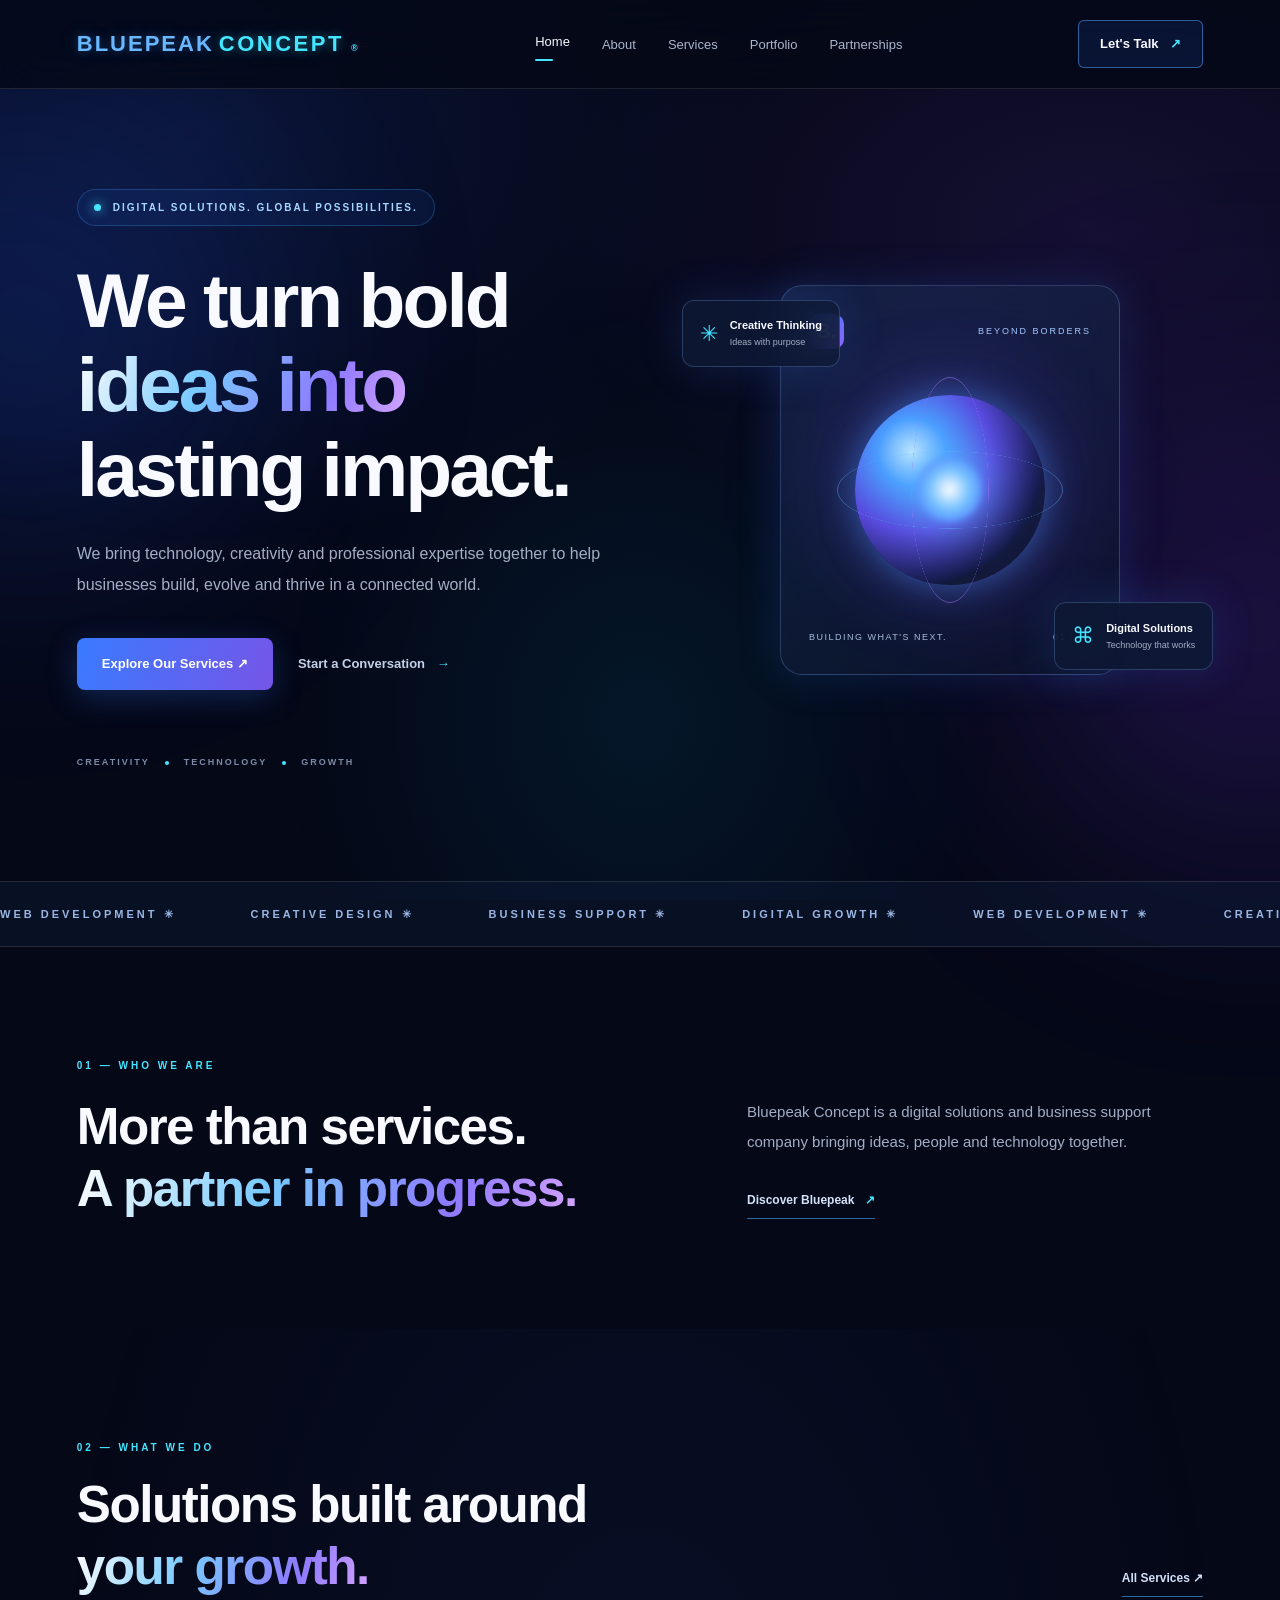
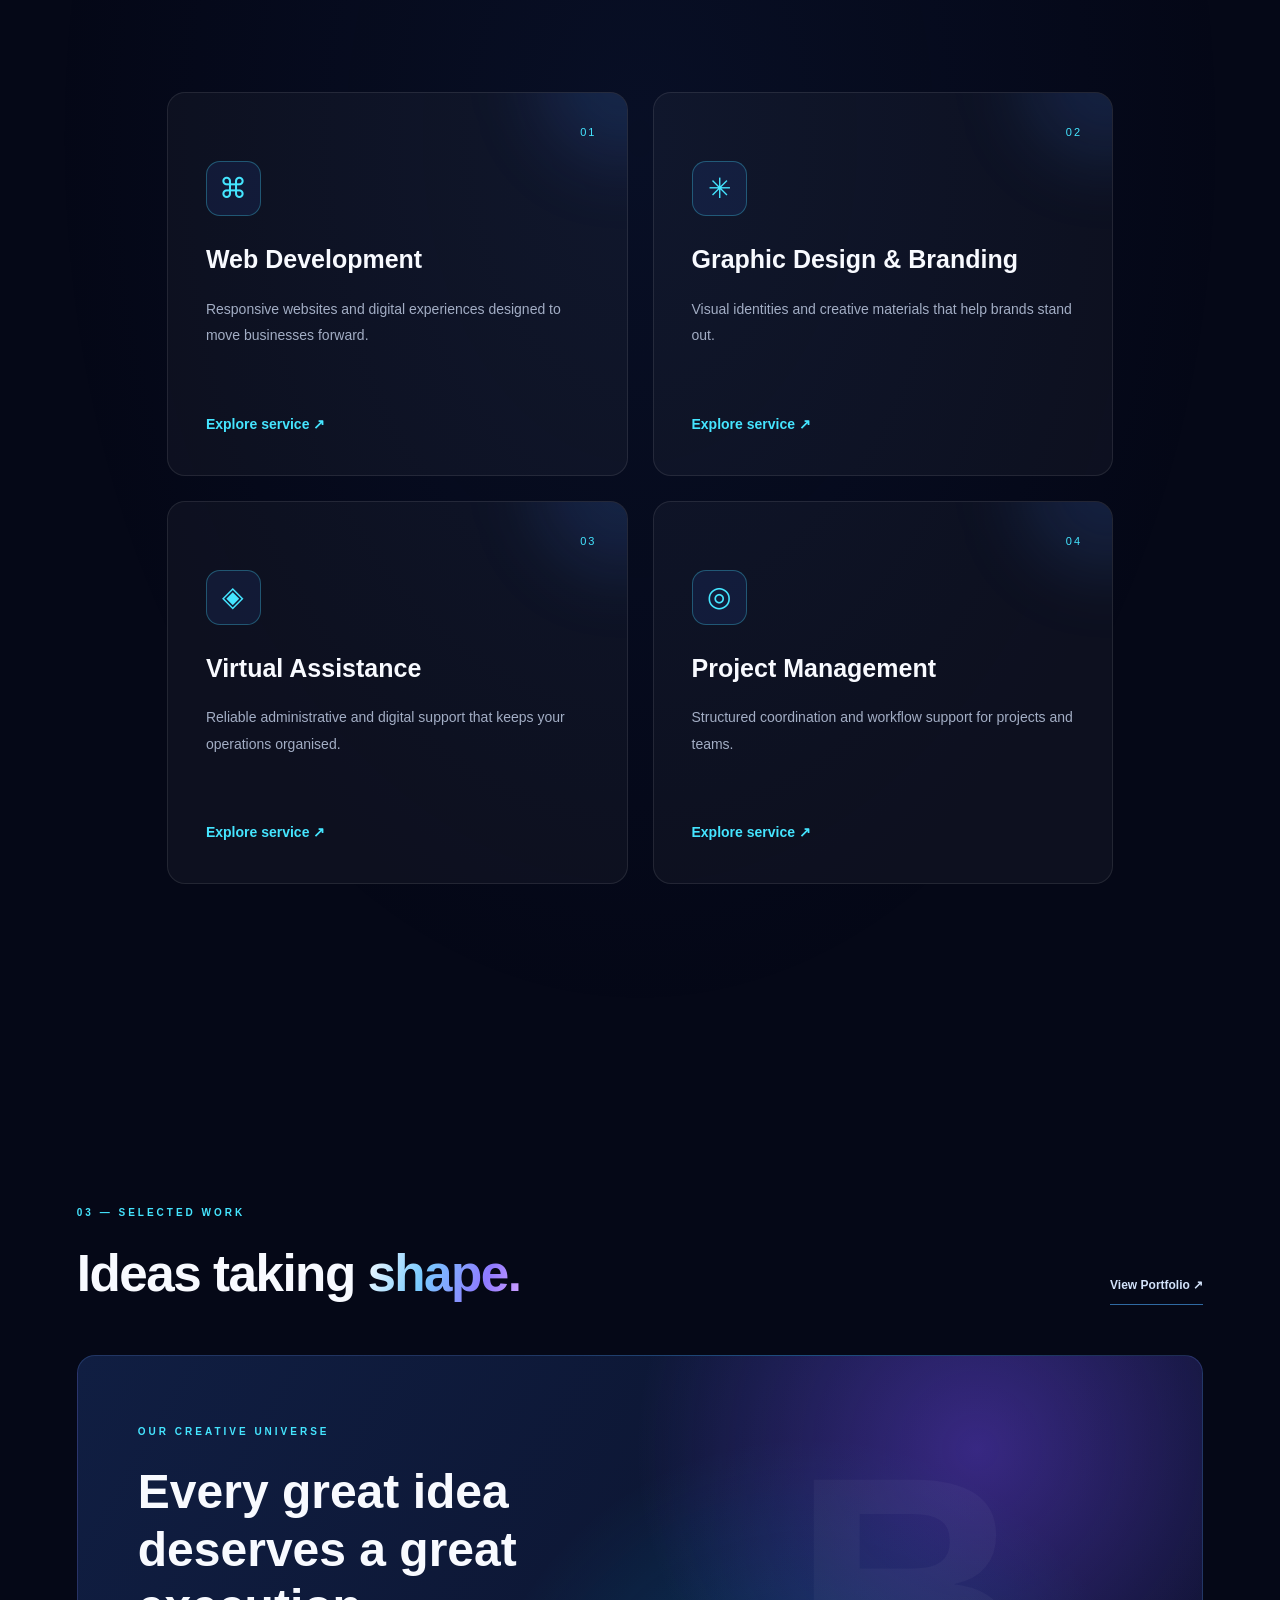
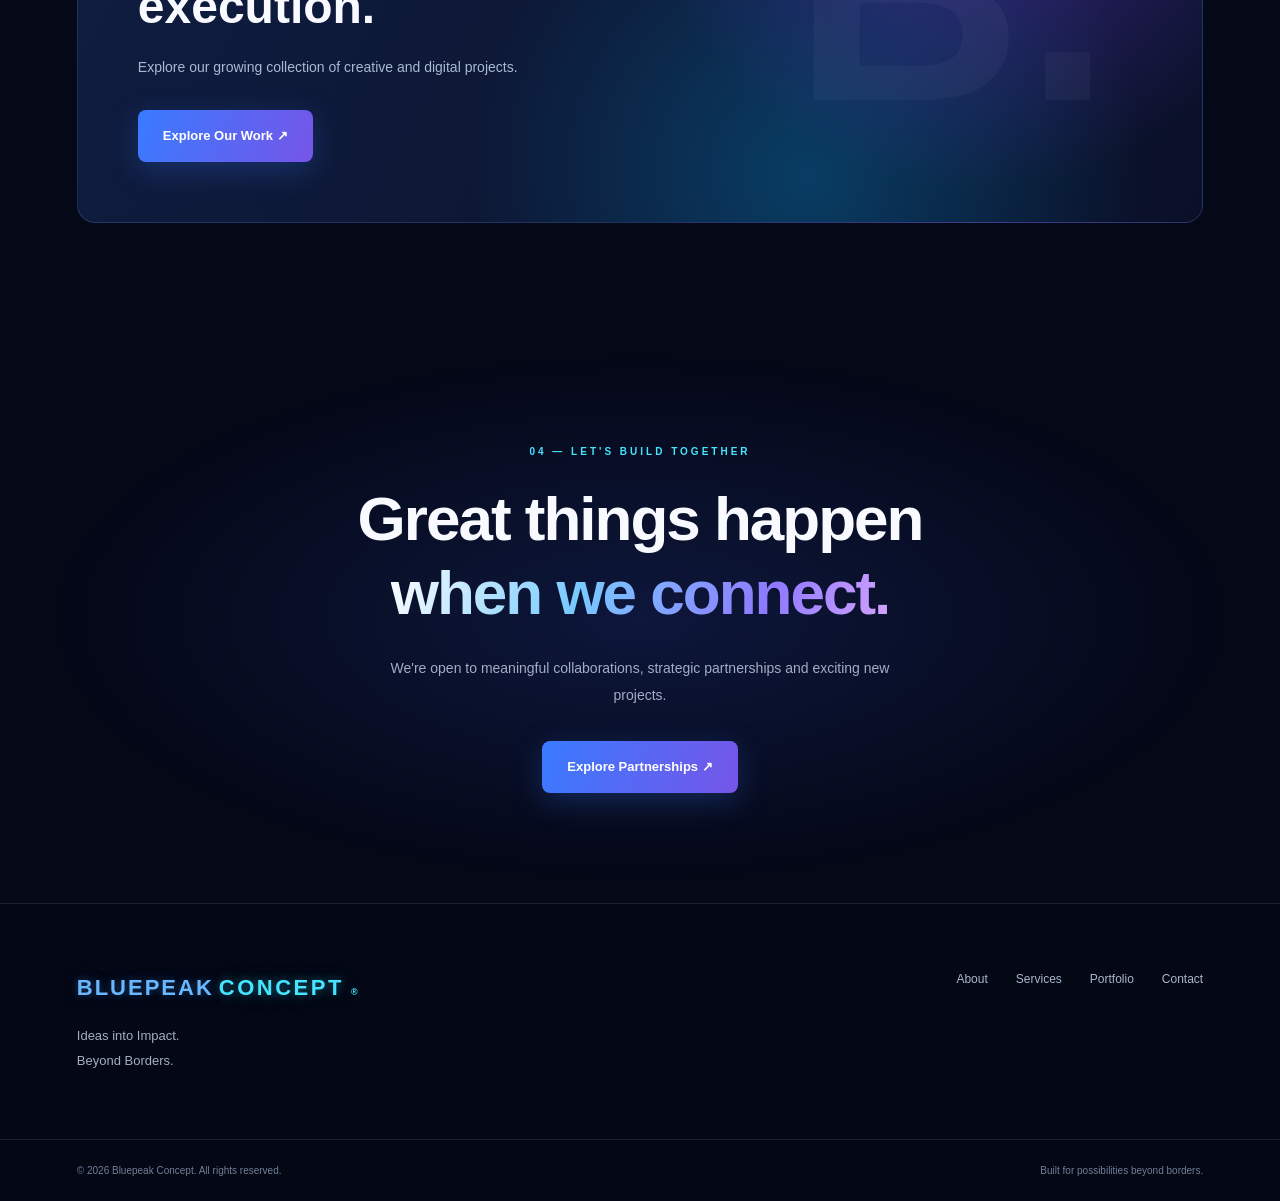
<file: index.html>
<!DOCTYPE html>
<html lang="en">
<head>
    <meta charset="UTF-8">
    <meta name="viewport" content="width=device-width, initial-scale=1.0">

    <title>Bluepeak Concept | Ideas into Impact</title>

    <meta name="description" content="Bluepeak Concept is a digital solutions and business support company helping businesses grow through technology, creativity and professional services.">

    <link rel="stylesheet" href="style.css">
    <script src="script.js" defer></script>
</head>

<body>

    <!-- BACKGROUND ATMOSPHERE -->
    <div class="ambient ambient-one"></div>
    <div class="ambient ambient-two"></div>

    <!-- NAVIGATION -->
    <!-- <header class="header">
        <nav class="navbar">

            <a href="index.html" class="logo">
                BLUEPEAK<span>CONCEPT</span><small>®</small>
            </a>

            <ul class="nav-links">
                <li><a href="index.html" class="active">Home</a></li>
                <li><a href="about.html">About</a></li>
                <li><a href="services.html">Services</a></li>
                <li><a href="portfolio.html">Portfolio</a></li>
                <li><a href="partnerships.html">Partnerships</a></li>
            </ul>

            <a href="contact.html" class="nav-button">
                Let's Talk <span>↗</span>
            </a>

        </nav>
    </header> -->


<header class="header">
    <nav class="navbar">

        <a href="index.html" class="logo">
            BLUEPEAK<span>CONCEPT</span><small>®</small>
        </a>

        <!-- Mobile Menu Button -->
        <button class="menu-toggle"
                id="menuToggle"
                aria-label="Open navigation menu"
                aria-expanded="false"
                aria-controls="navLinks">
            <span></span>
            <span></span>
            <span></span>
        </button>

        <ul class="nav-links" id="navLinks">
            <li><a href="index.html" class="active">Home</a></li>
            <li><a href="about.html">About</a></li>
            <li><a href="services.html">Services</a></li>
            <li><a href="portfolio.html">Portfolio</a></li>
            <li><a href="partnerships.html">Partnerships</a></li>
        </ul>

        <a href="contact.html" class="nav-button">
            Let's Talk <span>↗</span>
        </a>

    </nav>
</header>


    <main>

        <!-- HERO SECTION -->
        <section class="hero" id="home">

            <div class="hero-content">

                <div class="eyebrow">
                    <span class="status-dot"></span>
                    DIGITAL SOLUTIONS. GLOBAL POSSIBILITIES.
                </div>

                <h1>
                    We turn bold
                    <span class="gradient-text">ideas into</span>
                    lasting impact.
                </h1>

                <p class="hero-description">
                    We bring technology, creativity and professional
                    expertise together to help businesses build,
                    evolve and thrive in a connected world.
                </p>

                <div class="hero-buttons">
                    <a href="services.html" class="primary-button">
                        Explore Our Services <span>↗</span>
                    </a>

                    <a href="contact.html" class="text-button">
                        Start a Conversation <span>→</span>
                    </a>
                </div>

                <div class="hero-trust">
                    <span>CREATIVITY</span>
                    <i></i>
                    <span>TECHNOLOGY</span>
                    <i></i>
                    <span>GROWTH</span>
                </div>

            </div>


            <!-- HERO VISUAL -->
            <div class="hero-visual">

                <div class="orbit orbit-one"></div>
                <div class="orbit orbit-two"></div>

                <div class="floating-card main-card">

                    <div class="card-top">
                        <span class="mini-logo">B.</span>
                        <span class="card-status">BEYOND BORDERS</span>
                    </div>

                    <div class="sphere">
                        <div class="sphere-core"></div>
                    </div>

                    <div class="card-bottom">
                        <span>BUILDING WHAT'S NEXT.</span>
                        <span>01 / 04</span>
                    </div>

                </div>

                <div class="floating-card mini-card mini-card-one">
                    <span class="mini-icon">✳</span>
                    <div>
                        <strong>Creative Thinking</strong>
                        <small>Ideas with purpose</small>
                    </div>
                </div>

                <div class="floating-card mini-card mini-card-two">
                    <span class="mini-icon">⌘</span>
                    <div>
                        <strong>Digital Solutions</strong>
                        <small>Technology that works</small>
                    </div>
                </div>

            </div>

        </section>


        <!-- BRAND MARQUEE -->
        <section class="marquee-section">
            <div class="marquee-track">
                <span>WEB DEVELOPMENT ✳</span>
                <span>CREATIVE DESIGN ✳</span>
                <span>BUSINESS SUPPORT ✳</span>
                <span>DIGITAL GROWTH ✳</span>
                <span>WEB DEVELOPMENT ✳</span>
                <span>CREATIVE DESIGN ✳</span>
            </div>
        </section>


        <!-- ABOUT PREVIEW -->
        <section class="intro-section" id="about-preview">

            <div class="section-label">01 — WHO WE ARE</div>

            <div class="intro-grid">

                <h2>
                    More than services.
                    <span class="gradient-text">
                        A partner in progress.
                    </span>
                </h2>

                <div class="intro-copy">
                    <p>
                        Bluepeak Concept is a digital solutions and
                        business support company bringing ideas,
                        people and technology together.
                    </p>

                    <a href="about.html" class="underlined-link">
                        Discover Bluepeak <span>↗</span>
                    </a>
                </div>

            </div>

        </section>


        <!-- SERVICES PREVIEW -->
        <section class="services-section" id="services-preview">

            <div class="section-heading">
                <div>
                    <div class="section-label">02 — WHAT WE DO</div>
                    <h2>Solutions built around <span class="gradient-text">your growth.</span></h2>
                </div>

                <a href="services.html" class="underlined-link">
                    All Services ↗
                </a>
            </div>


            <div class="services-grid">

                <article class="service-card">
                    <span class="service-number">01</span>
                    <span class="service-icon">⌘</span>
                    <h3>Web Development</h3>
                    <p>Responsive websites and digital experiences designed to move businesses forward.</p>
                    <a href="services.html">Explore service ↗</a>
                </article>

                <article class="service-card">
                    <span class="service-number">02</span>
                    <span class="service-icon">✳</span>
                    <h3>Graphic Design & Branding</h3>
                    <p>Visual identities and creative materials that help brands stand out.</p>
                    <a href="services.html">Explore service ↗</a>
                </article>

                <article class="service-card">
                    <span class="service-number">03</span>
                    <span class="service-icon">◈</span>
                    <h3>Virtual Assistance</h3>
                    <p>Reliable administrative and digital support that keeps your operations organised.</p>
                    <a href="services.html">Explore service ↗</a>
                </article>

                <article class="service-card">
                    <span class="service-number">04</span>
                    <span class="service-icon">◎</span>
                    <h3>Project Management</h3>
                    <p>Structured coordination and workflow support for projects and teams.</p>
                    <a href="services.html">Explore service ↗</a>
                </article>

            </div>

        </section>


        <!-- PORTFOLIO PREVIEW -->
        <section class="portfolio-section" id="portfolio-preview">

            <div class="section-label">03 — SELECTED WORK</div>

            <div class="section-heading">
                <h2>Ideas taking <span class="gradient-text">shape.</span></h2>

                <a href="portfolio.html" class="underlined-link">
                    View Portfolio ↗
                </a>
            </div>

            <div class="portfolio-placeholder">
                <div class="portfolio-content">
                    <span>OUR CREATIVE UNIVERSE</span>
                    <h3>Every great idea deserves a great execution.</h3>
                    <p>Explore our growing collection of creative and digital projects.</p>
                    <a href="portfolio.html" class="primary-button">
                        Explore Our Work ↗
                    </a>
                </div>
            </div>

        </section>


        <!-- PARTNERSHIP CTA -->
        <section class="partnership-section">

            <div class="section-label">04 — LET'S BUILD TOGETHER</div>

            <h2>
                Great things happen
                <span class="gradient-text">when we connect.</span>
            </h2>

            <p>
                We're open to meaningful collaborations, strategic
                partnerships and exciting new projects.
            </p>

            <a href="partnerships.html" class="primary-button">
                Explore Partnerships ↗
            </a>

        </section>

    </main>


    <!-- FOOTER -->
    <footer class="footer">

        <div class="footer-main">

            <div>
                <a href="index.html" class="logo">
                    BLUEPEAK<span>CONCEPT</span><small>®</small>
                </a>

                <p>
                    Ideas into Impact.<br>
                    Beyond Borders.
                </p>
            </div>

            <div class="footer-links">
                <a href="about.html">About</a>
                <a href="services.html">Services</a>
                <a href="portfolio.html">Portfolio</a>
                <a href="contact.html">Contact</a>
            </div>

        </div>

        <div class="footer-bottom">
            <span>© 2026 Bluepeak Concept. All rights reserved.</span>
            <span>Built for possibilities beyond borders.</span>
        </div>

    </footer>
</body>
</html>
</file>
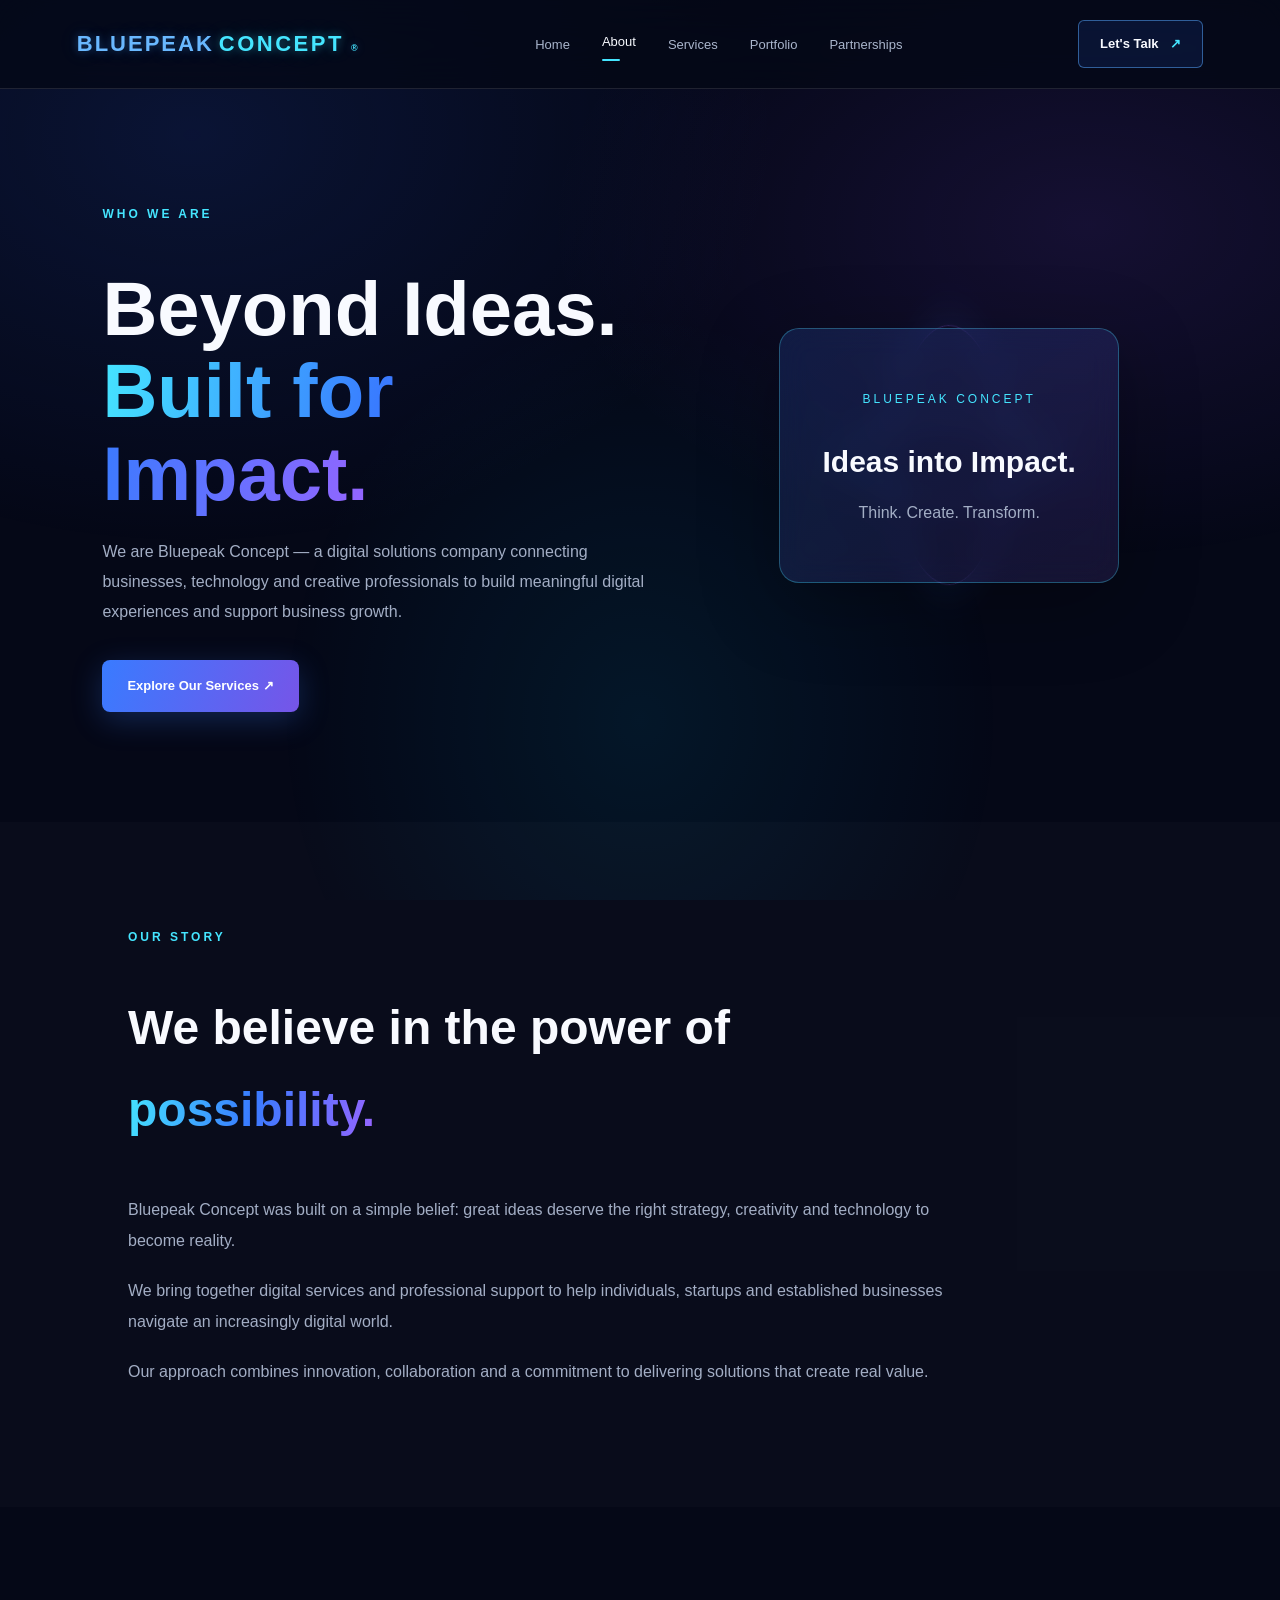
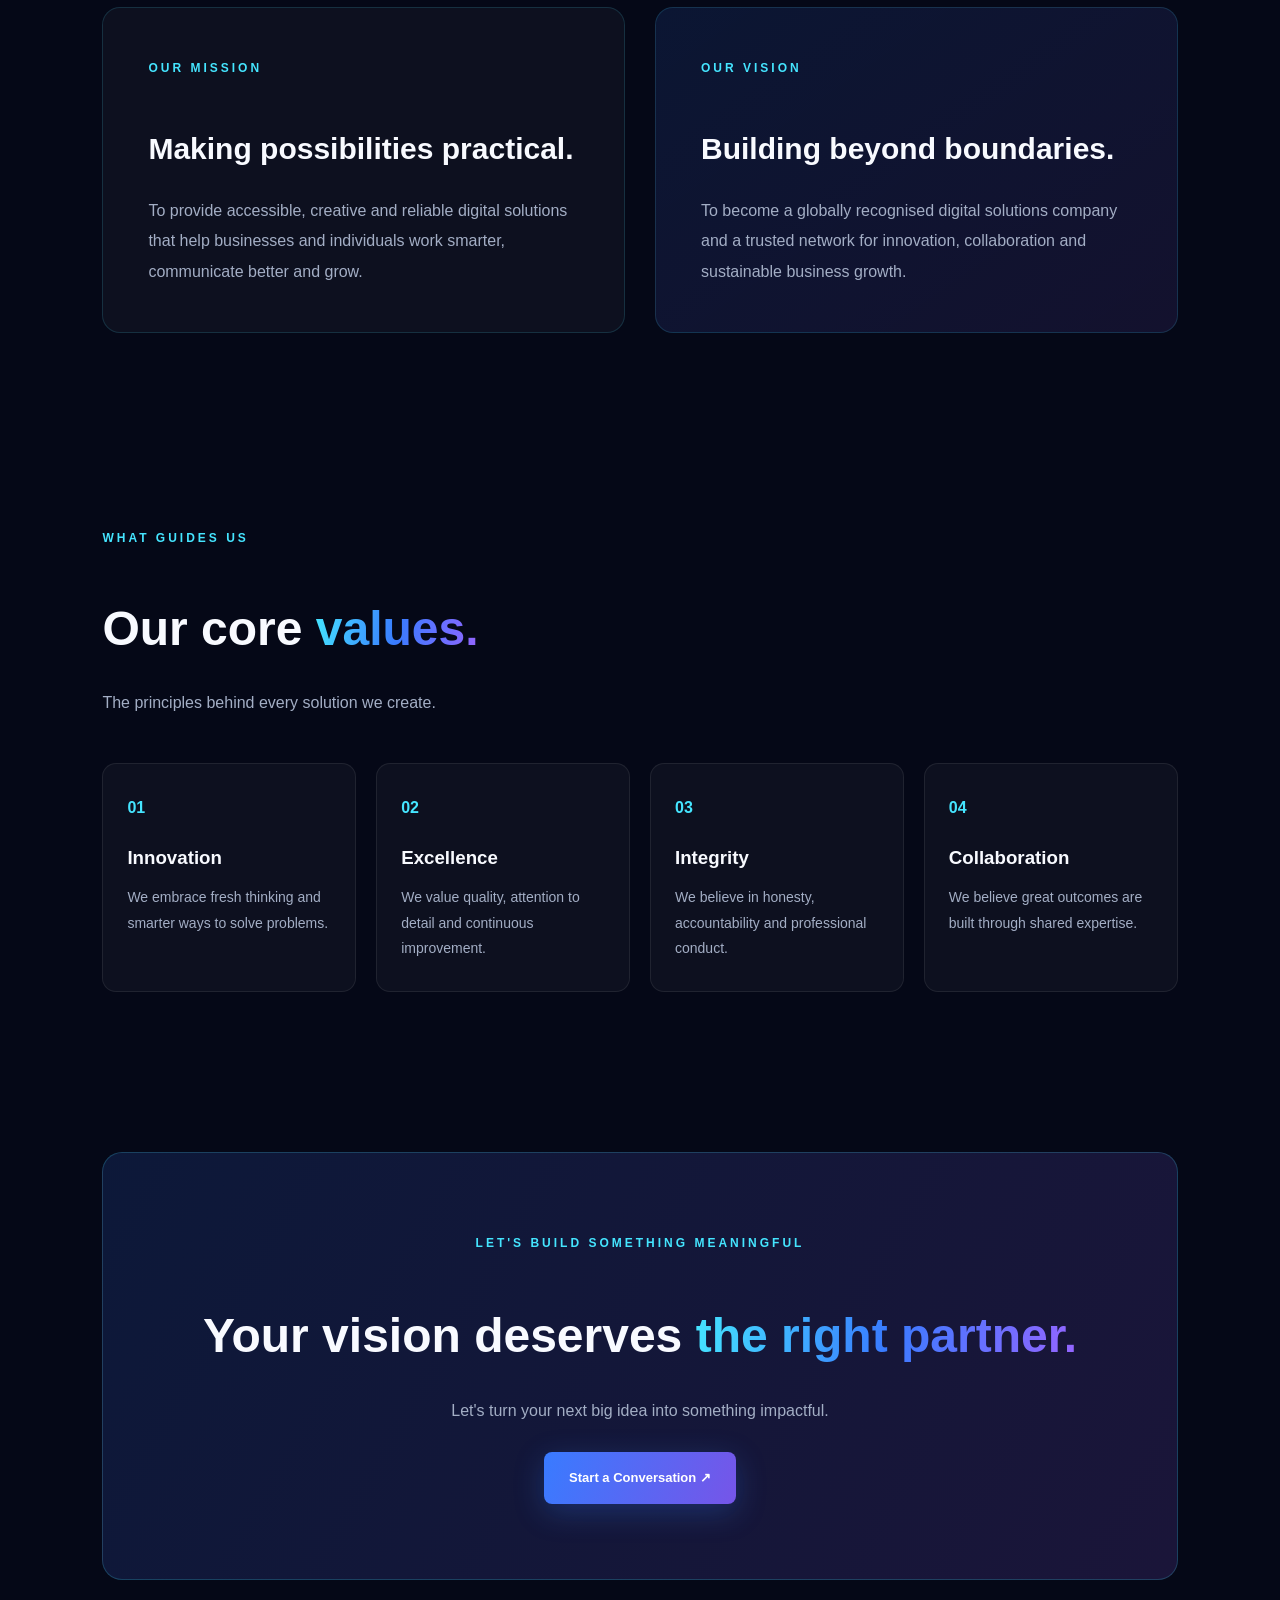
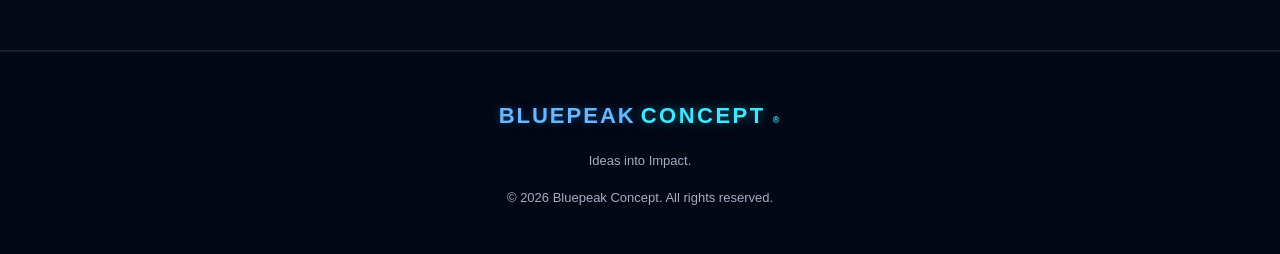
<file: about.html>
<!DOCTYPE html>
<html lang="en">
<head>
    <meta charset="UTF-8">
    <meta name="viewport" content="width=device-width, initial-scale=1.0">
    <meta name="description" content="Discover Bluepeak Concept — a digital solutions company connecting businesses, technology and creative professionals.">
    <title>About Us | Bluepeak Concept</title>

    <link rel="stylesheet" href="style.css">
    <script src="script.js" defer></script>
</head>

<body>

    <!-- HEADER -->
    <header class="header">
        <nav class="navbar">

            <a href="index.html" class="logo">
                BLUEPEAK<span>CONCEPT</span><small>®</small>
            </a>

            <button class="menu-toggle" id="menuToggle"
                aria-label="Open navigation menu"
                aria-expanded="false"
                aria-controls="navLinks">
                <span></span>
                <span></span>
                <span></span>
            </button>

            <ul class="nav-links" id="navLinks">
                <li><a href="index.html">Home</a></li>
                <li><a href="about.html" class="active">About</a></li>
                <li><a href="services.html">Services</a></li>
                <li><a href="portfolio.html">Portfolio</a></li>
                <li><a href="partnerships.html">Partnerships</a></li>
            </ul>

            <a href="contact.html" class="nav-button">
                Let's Talk <span>↗</span>
            </a>

        </nav>
    </header>


    <!-- ABOUT HERO -->
    <section class="about-hero">
        <div class="about-hero-content">
            <span class="section-tag">WHO WE ARE</span>

            <h1>
                Beyond Ideas.<br>
                <span>Built for Impact.</span>
            </h1>

            <p>
                We are Bluepeak Concept — a digital solutions company
                connecting businesses, technology and creative
                professionals to build meaningful digital experiences
                and support business growth.
            </p>

            <a href="services.html" class="primary-button">
                Explore Our Services ↗
            </a>
        </div>

        <div class="about-hero-visual">
            <div class="about-orbit orbit-one"></div>
            <div class="about-orbit orbit-two"></div>

            <div class="about-visual-card">
                <span>BLUEPEAK CONCEPT</span>
                <h2>Ideas into Impact.</h2>
                <p>Think. Create. Transform.</p>
            </div>
        </div>
    </section>


    <!-- OUR STORY -->
    <section class="about-story">
        <div class="about-section-heading">
            <span class="section-tag">OUR STORY</span>
            <h2>We believe in the power of <span>possibility.</span></h2>
        </div>

        <div class="about-story-content">
            <p>
                Bluepeak Concept was built on a simple belief:
                great ideas deserve the right strategy, creativity
                and technology to become reality.
            </p>

            <p>
                We bring together digital services and professional
                support to help individuals, startups and established
                businesses navigate an increasingly digital world.
            </p>

            <p>
                Our approach combines innovation, collaboration
                and a commitment to delivering solutions that
                create real value.
            </p>
        </div>
    </section>


    <!-- MISSION AND VISION -->
    <section class="mission-vision">
        <div class="mission-card">
            <span class="section-tag">OUR MISSION</span>
            <h2>Making possibilities practical.</h2>
            <p>
                To provide accessible, creative and reliable digital
                solutions that help businesses and individuals
                work smarter, communicate better and grow.
            </p>
        </div>

        <div class="vision-card">
            <span class="section-tag">OUR VISION</span>
            <h2>Building beyond boundaries.</h2>
            <p>
                To become a globally recognised digital solutions
                company and a trusted network for innovation,
                collaboration and sustainable business growth.
            </p>
        </div>
    </section>


    <!-- CORE VALUES -->
    <section class="core-values">
        <div class="about-section-heading">
            <span class="section-tag">WHAT GUIDES US</span>
            <h2>Our core <span>values.</span></h2>
            <p>The principles behind every solution we create.</p>
        </div>

        <div class="values-grid">

            <div class="value-card">
                <span>01</span>
                <h3>Innovation</h3>
                <p>We embrace fresh thinking and smarter ways to solve problems.</p>
            </div>

            <div class="value-card">
                <span>02</span>
                <h3>Excellence</h3>
                <p>We value quality, attention to detail and continuous improvement.</p>
            </div>

            <div class="value-card">
                <span>03</span>
                <h3>Integrity</h3>
                <p>We believe in honesty, accountability and professional conduct.</p>
            </div>

            <div class="value-card">
                <span>04</span>
                <h3>Collaboration</h3>
                <p>We believe great outcomes are built through shared expertise.</p>
            </div>

        </div>
    </section>


    <!-- CALL TO ACTION -->
    <section class="about-cta">
        <span class="section-tag">LET'S BUILD SOMETHING MEANINGFUL</span>
        <h2>Your vision deserves <span>the right partner.</span></h2>
        <p>Let's turn your next big idea into something impactful.</p>

        <a href="contact.html" class="primary-button">
            Start a Conversation ↗
        </a>
    </section>


    <!-- FOOTER -->
    <footer class="footer">
        <div class="footer-content">
            <a href="index.html" class="logo">
                BLUEPEAK<span>CONCEPT</span><small>®</small>
            </a>

            <p>Ideas into Impact.</p>
            <p>© <span id="currentYear"></span> Bluepeak Concept. All rights reserved.</p>
        </div>
    </footer>

</body>
</html>
</file>
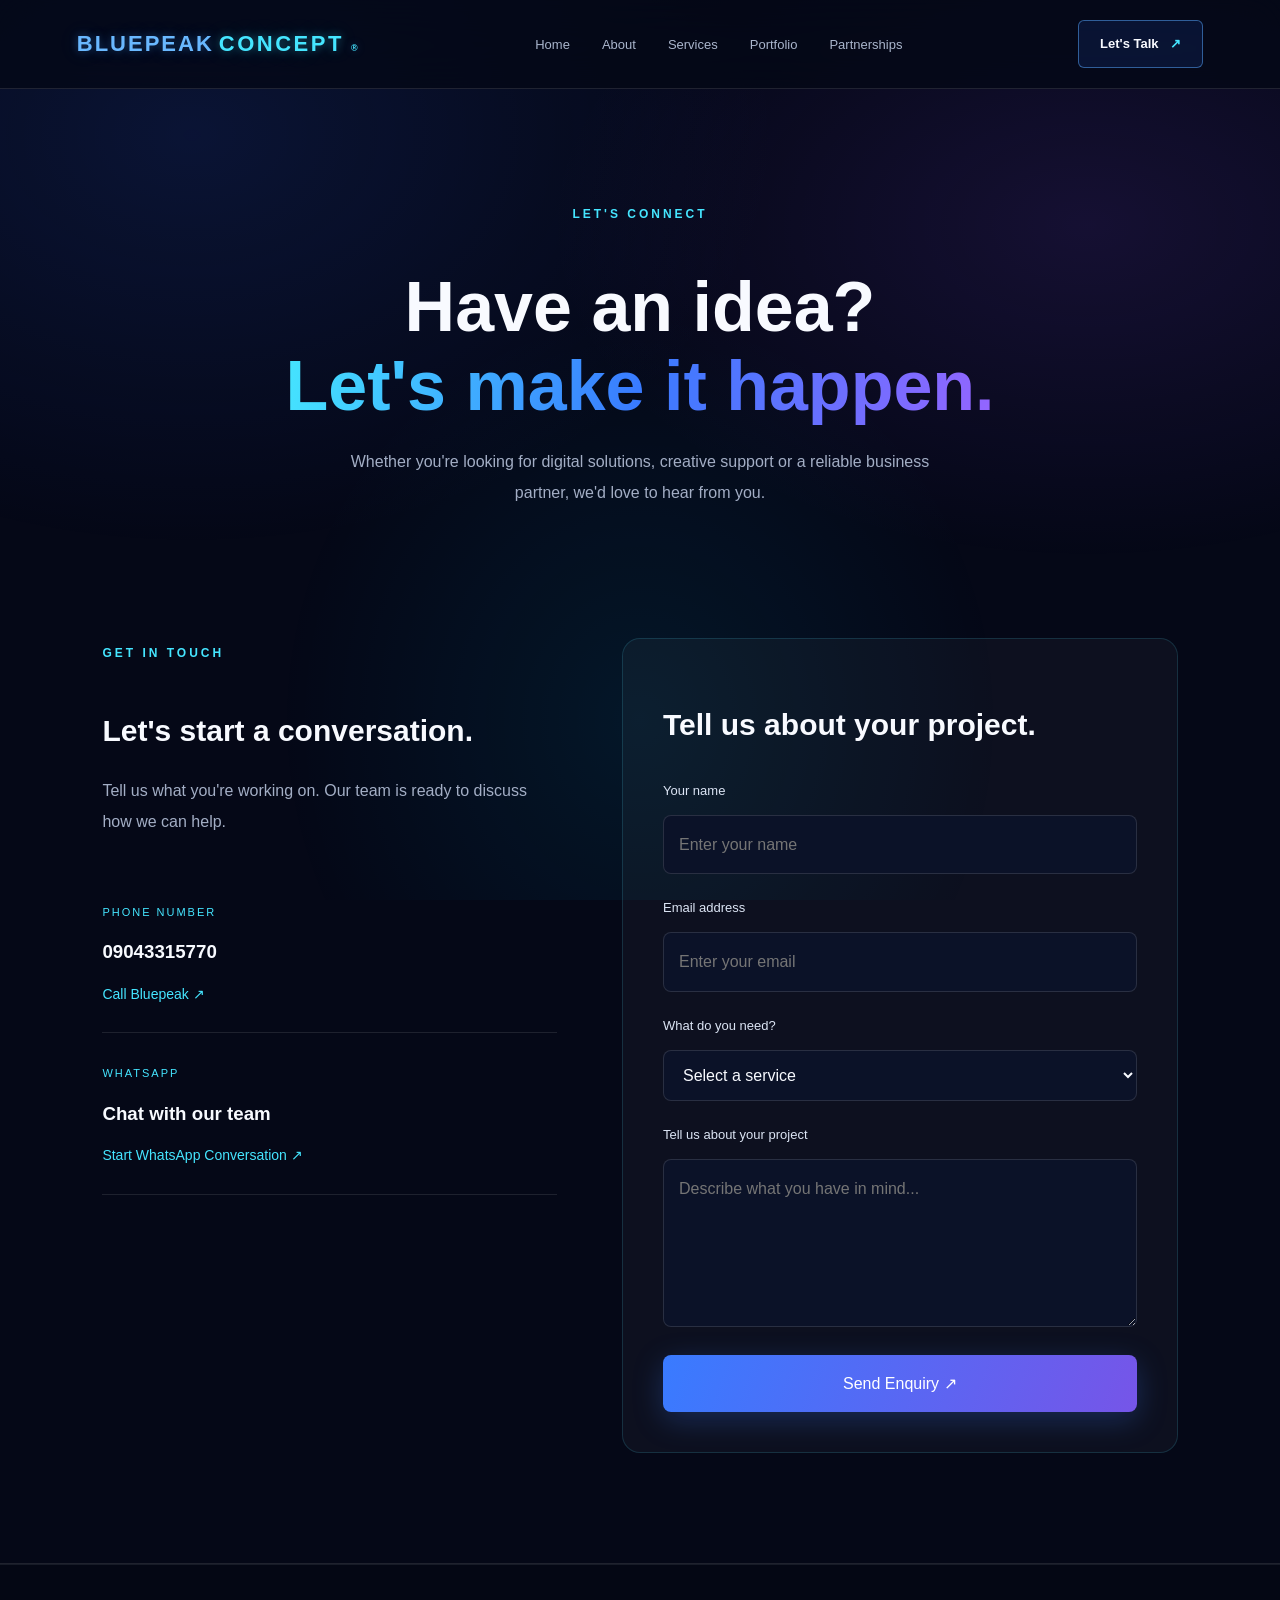
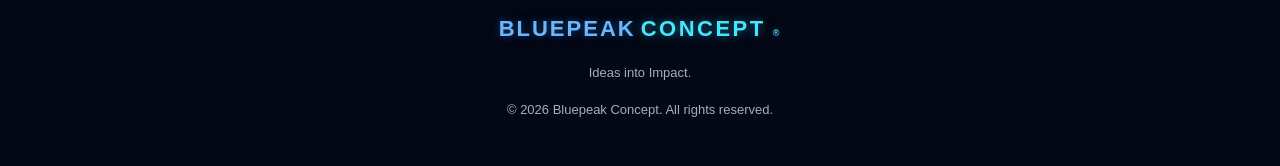
<file: contact.html>
<!DOCTYPE html>
<html lang="en">
<head>
    <meta charset="UTF-8">
    <meta name="viewport" content="width=device-width, initial-scale=1.0">
    <meta name="description" content="Contact Bluepeak Concept for digital solutions, creative services and business support.">
    <title>Contact Us | Bluepeak Concept</title>

    <link rel="stylesheet" href="style.css">
    <script src="script.js" defer></script>
</head>

<body>

    <header class="header">
        <nav class="navbar">

            <a href="index.html" class="logo">
                BLUEPEAK<span>CONCEPT</span><small>®</small>
            </a>

            <button class="menu-toggle" id="menuToggle"
                aria-label="Open navigation menu"
                aria-expanded="false"
                aria-controls="navLinks">
                <span></span>
                <span></span>
                <span></span>
            </button>

            <ul class="nav-links" id="navLinks">
                <li><a href="index.html">Home</a></li>
                <li><a href="about.html">About</a></li>
                <li><a href="services.html">Services</a></li>
                <li><a href="portfolio.html">Portfolio</a></li>
                <li><a href="partnerships.html">Partnerships</a></li>
            </ul>

            <a href="contact.html" class="nav-button active">
                Let's Talk <span>↗</span>
            </a>

        </nav>
    </header>


    <!-- CONTACT HERO -->
    <section class="contact-hero">
        <span class="section-tag">LET'S CONNECT</span>

        <h1>
            Have an idea?<br>
            <span>Let's make it happen.</span>
        </h1>

        <p>
            Whether you're looking for digital solutions,
            creative support or a reliable business partner,
            we'd love to hear from you.
        </p>
    </section>


    <!-- CONTACT CONTENT -->
    <section class="contact-section">

        <div class="contact-information">
            <span class="section-tag">GET IN TOUCH</span>

            <h2>Let's start a conversation.</h2>

            <p>
                Tell us what you're working on.
                Our team is ready to discuss how we can help.
            </p>

            <div class="contact-detail">
                <span>PHONE NUMBER</span>
                <h3>09043315770</h3>
                <a href="tel:+2349043315770">Call Bluepeak ↗</a>
            </div>

            <div class="contact-detail">
                <span>WHATSAPP</span>
                <h3>Chat with our team</h3>
                <a href="https://wa.me/2349043315770"
                   target="_blank"
                   rel="noopener noreferrer">
                    Start WhatsApp Conversation ↗
                </a>
            </div>
        </div>


        <!-- PROJECT ENQUIRY FORM -->
        <div class="contact-form-container">

            <h2>Tell us about your project.</h2>

            <form id="contactForm">

                <label for="clientName">Your name</label>
                <input type="text" id="clientName"
                    placeholder="Enter your name" required>

                <label for="clientEmail">Email address</label>
                <input type="email" id="clientEmail"
                    placeholder="Enter your email" required>

                <label for="projectService">What do you need?</label>
                <select id="projectService" required>
                    <option value="">Select a service</option>
                    <option>Web Development</option>
                    <option>Graphic Design</option>
                    <option>Virtual Assistance</option>
                    <option>Project Management</option>
                    <option>Other Enquiries</option>
                </select>

                <label for="projectMessage">Tell us about your project</label>
                <textarea id="projectMessage" rows="5"
                    placeholder="Describe what you have in mind..."
                    required></textarea>

                <button type="submit" class="primary-button">
                    Send Enquiry ↗
                </button>

            </form>
        </div>

    </section>


    <!-- FOOTER -->
    <footer class="footer">
        <div class="footer-content">

            <a href="index.html" class="logo">
                BLUEPEAK<span>CONCEPT</span><small>®</small>
            </a>

            <p>Ideas into Impact.</p>

            <p>
                © <span id="currentYear"></span>
                Bluepeak Concept. All rights reserved.
            </p>

        </div>
    </footer>

</body>
</html>
</file>
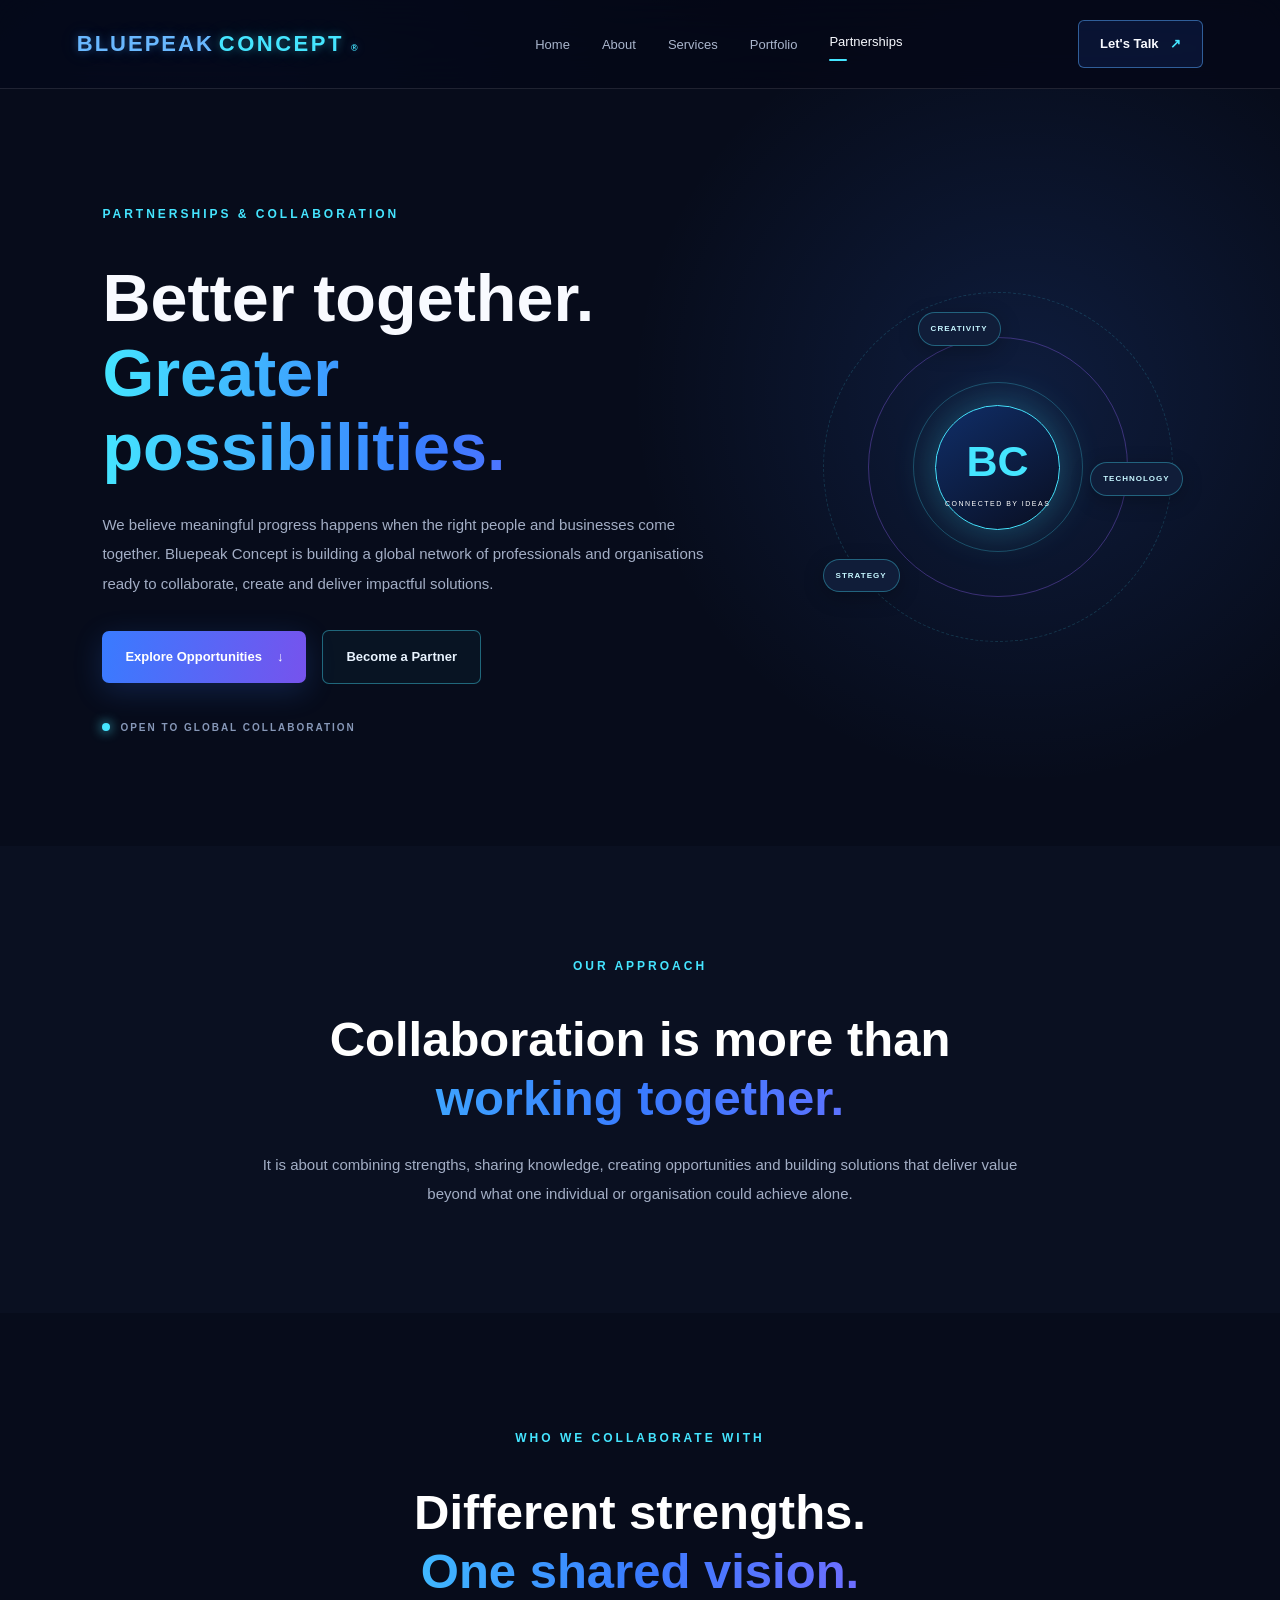
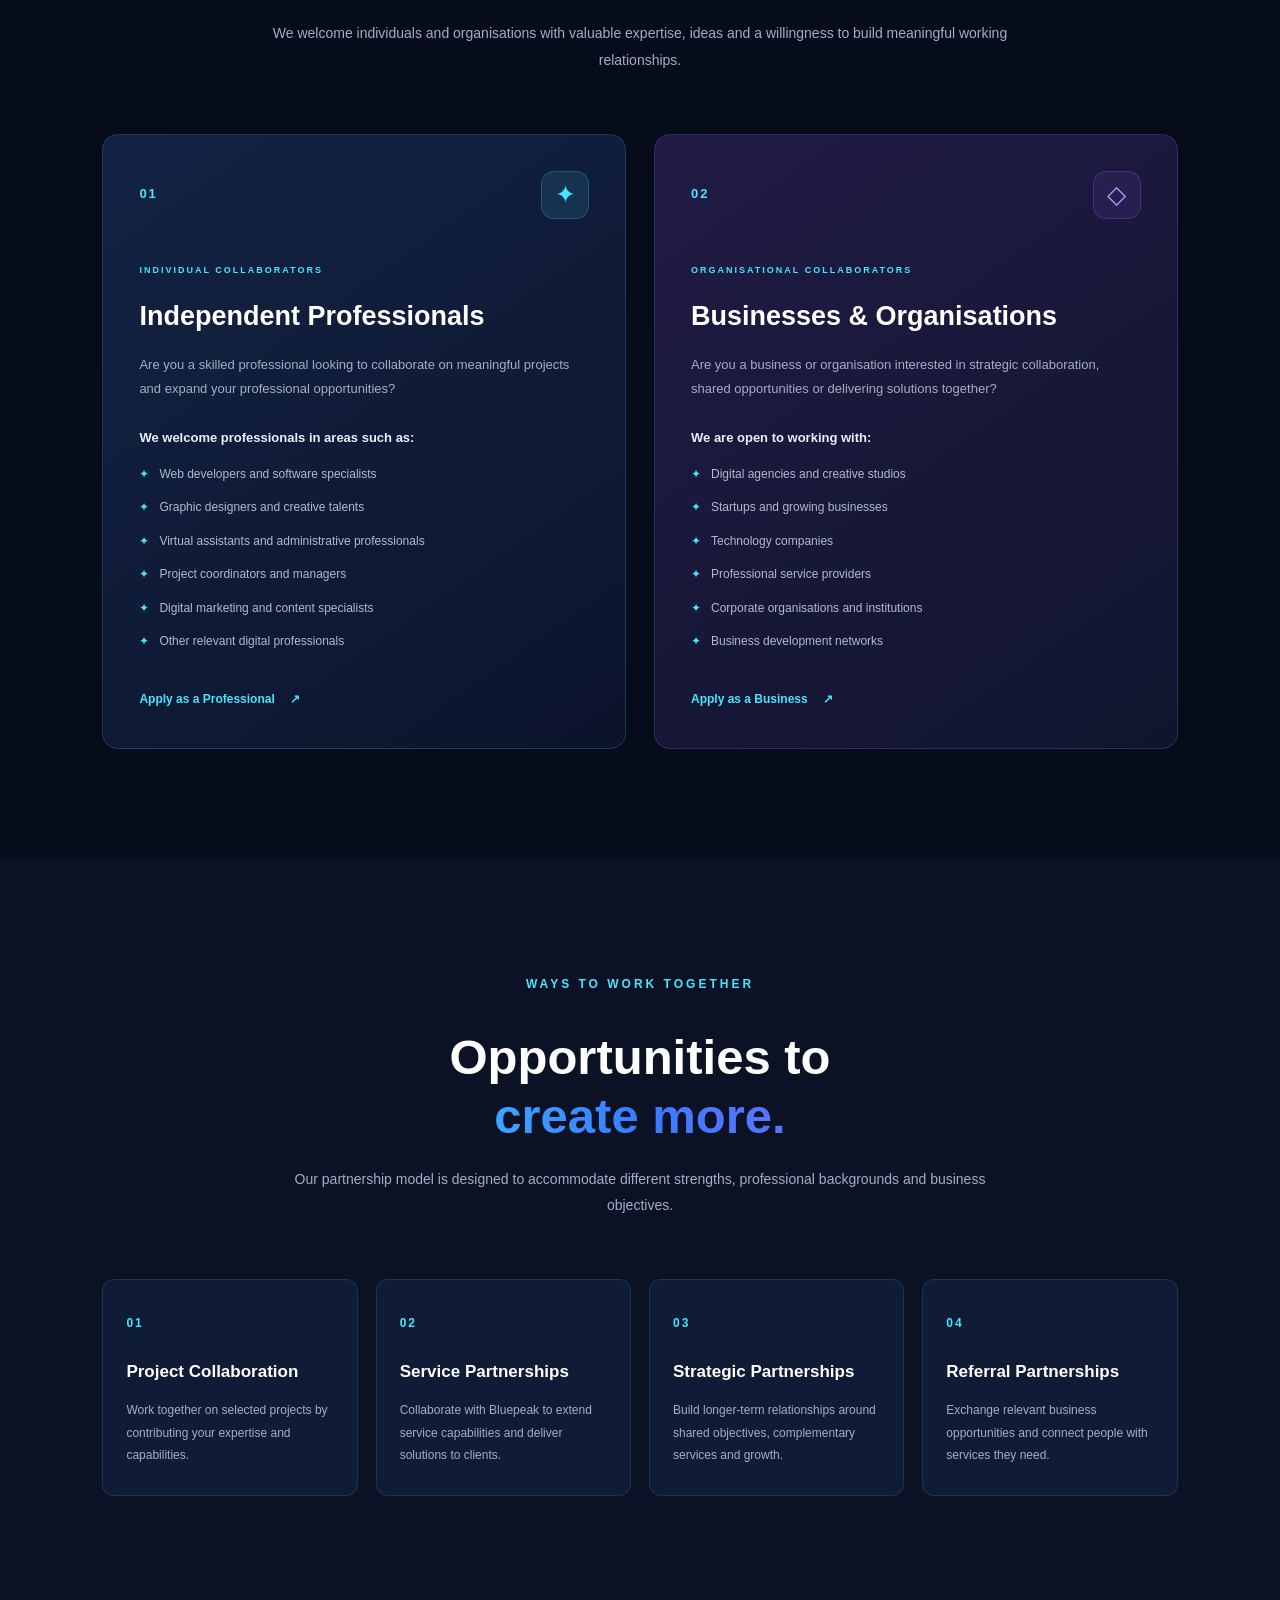
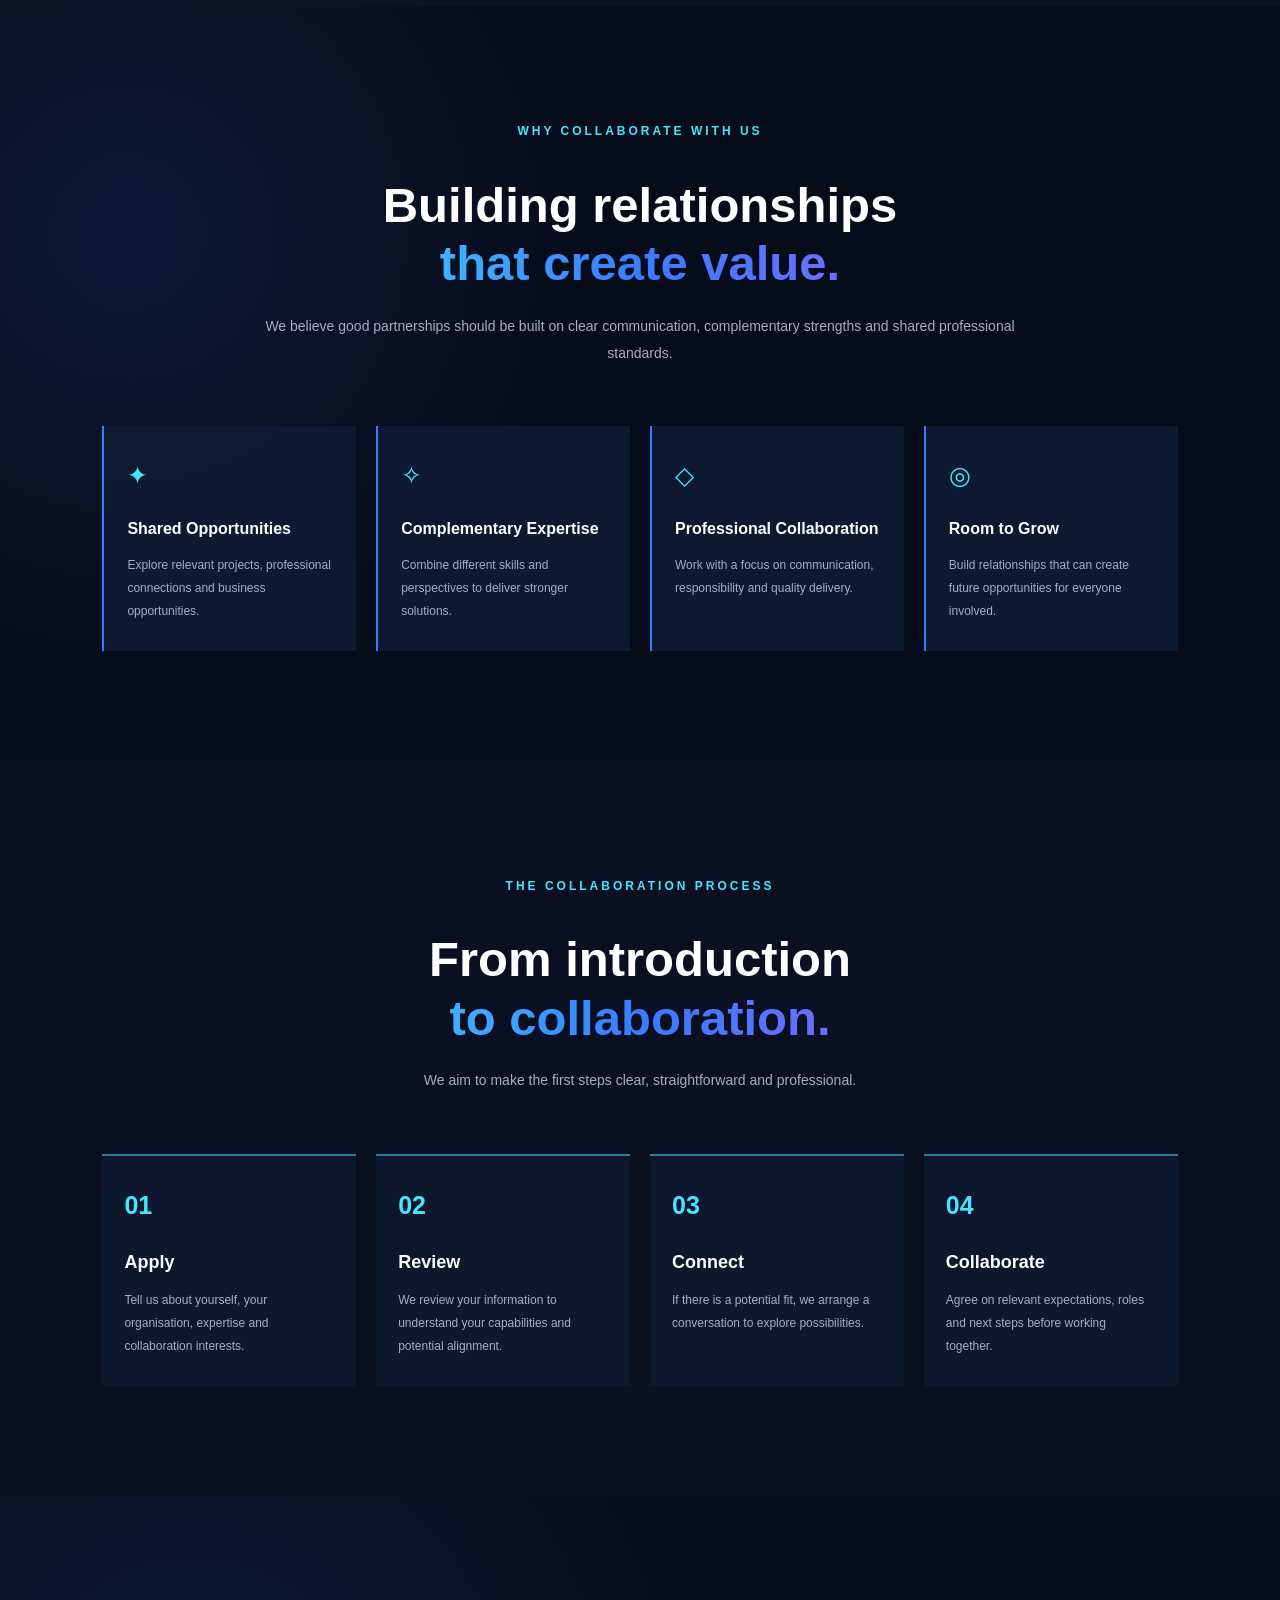
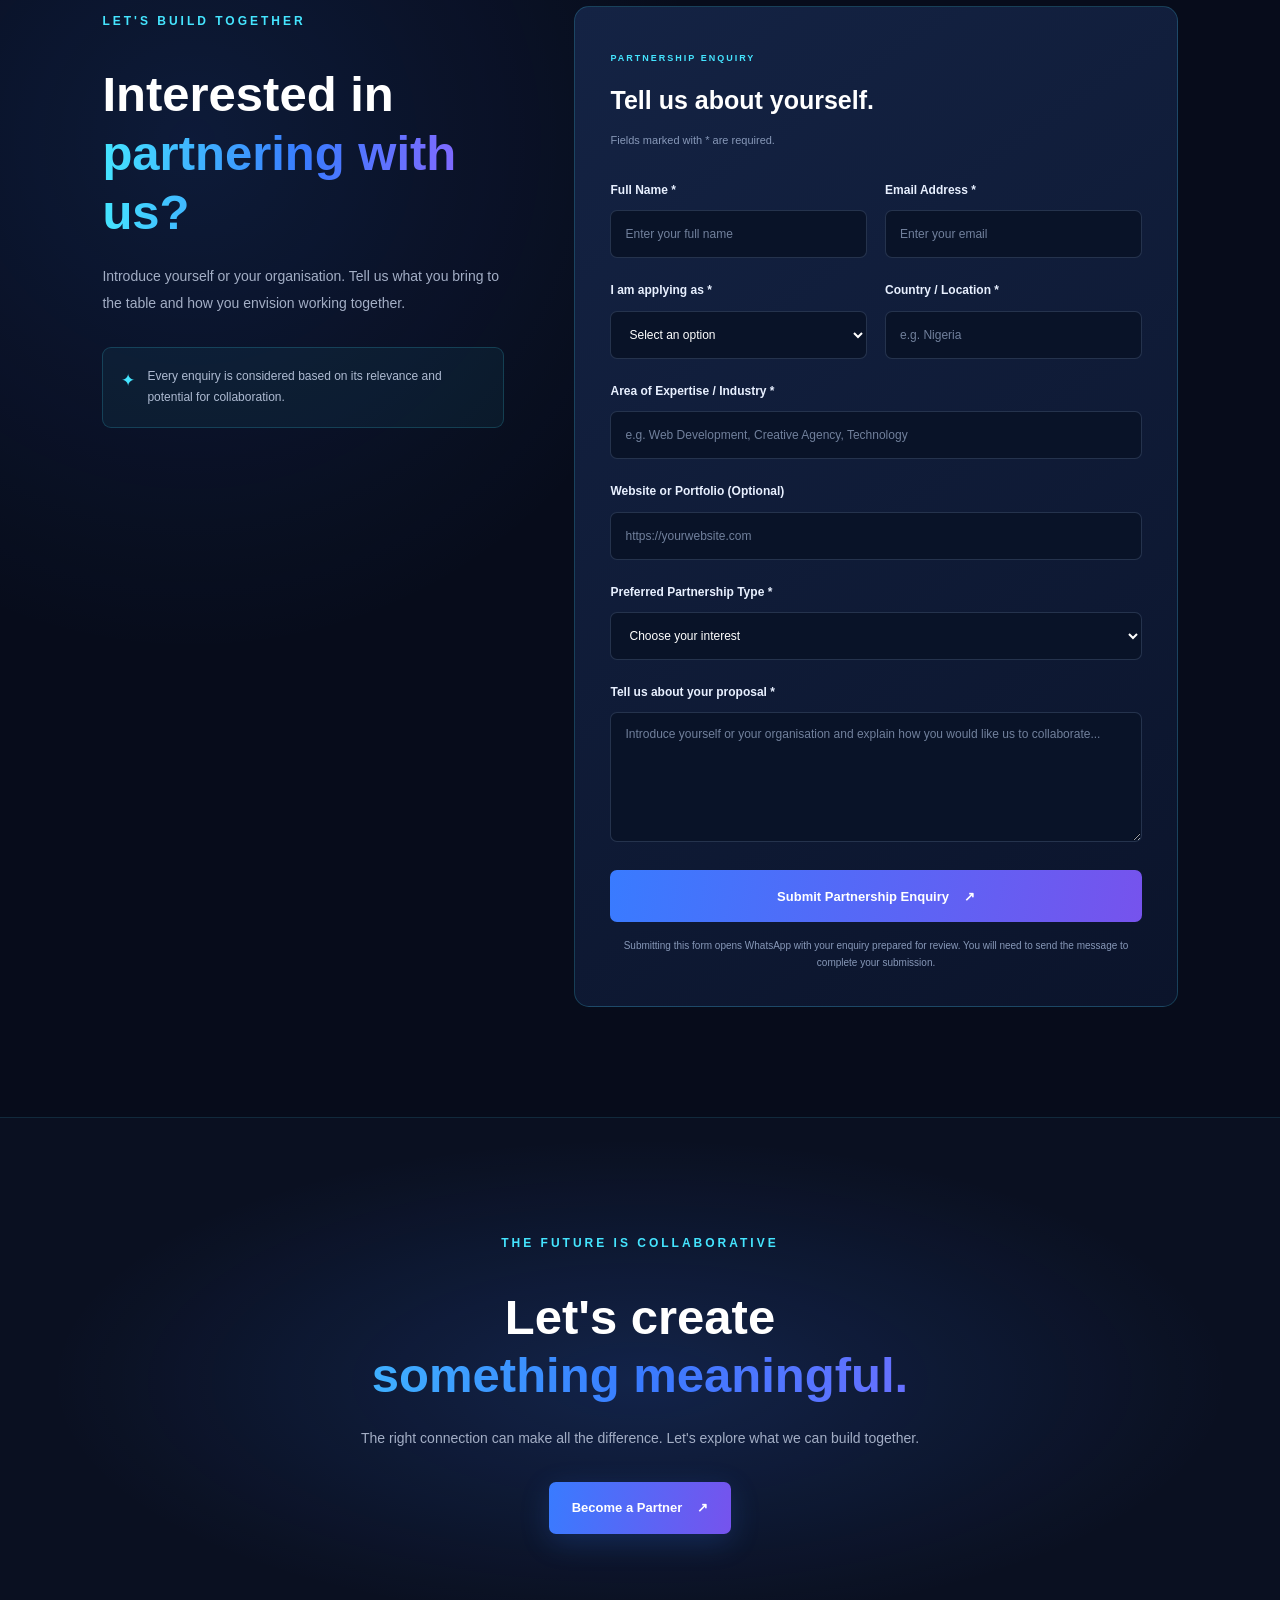
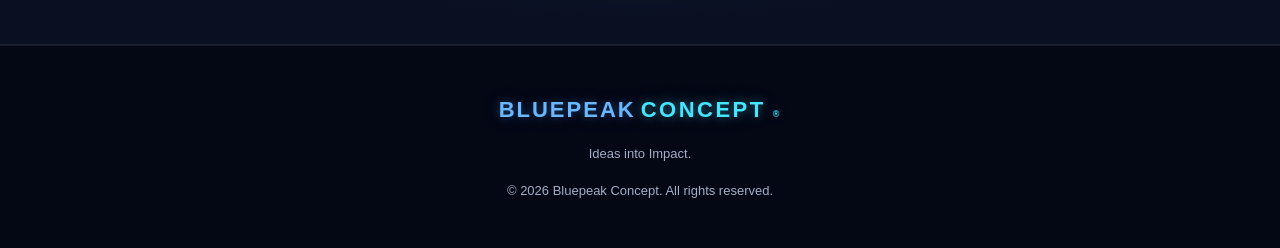
<file: partnerships.html>
<!DOCTYPE html>
<html lang="en">
<head>
    <meta charset="UTF-8">
    <meta name="viewport" content="width=device-width, initial-scale=1.0">
    <meta name="description" content="Partner with Bluepeak Concept. Explore professional, business and strategic collaboration opportunities.">
    <title>Partnerships | Bluepeak Concept</title>

    <link rel="stylesheet" href="style.css">
    <script src="script.js" defer></script>
</head>

<body>

    <!-- HEADER -->
    <header class="header">
        <nav class="navbar">

            <a href="index.html" class="logo">
                BLUEPEAK<span>CONCEPT</span><small>®</small>
            </a>

            <button class="menu-toggle" id="menuToggle"
                aria-label="Open navigation menu"
                aria-expanded="false"
                aria-controls="navLinks">
                <span></span>
                <span></span>
                <span></span>
            </button>

            <ul class="nav-links" id="navLinks">
                <li><a href="index.html">Home</a></li>
                <li><a href="about.html">About</a></li>
                <li><a href="services.html">Services</a></li>
                <li><a href="portfolio.html">Portfolio</a></li>
                <li><a href="partnerships.html" class="active">Partnerships</a></li>
            </ul>

            <a href="contact.html" class="nav-button">
                Let's Talk <span>↗</span>
            </a>

        </nav>
    </header>


    <main>

        <!-- HERO SECTION -->
        <section class="partnership-hero">

            <div class="partnership-hero-content">

                <span class="section-tag">PARTNERSHIPS & COLLABORATION</span>

                <h1>
                    Better together.
                    <span>Greater possibilities.</span>
                </h1>

                <p>
                    We believe meaningful progress happens when the
                    right people and businesses come together.

                    Bluepeak Concept is building a global network of
                    professionals and organisations ready to collaborate,
                    create and deliver impactful solutions.
                </p>

                <div class="partnership-hero-buttons">
                    <a href="#partnership-types" class="partnership-primary-btn">
                        Explore Opportunities <span>↓</span>
                    </a>

                    <a href="#partner-application" class="partnership-secondary-btn">
                        Become a Partner
                    </a>
                </div>

                <div class="partnership-hero-note">
                    <span></span>
                    OPEN TO GLOBAL COLLABORATION
                </div>

            </div>


            <div class="partnership-visual">

                <div class="network-ring ring-one"></div>
                <div class="network-ring ring-two"></div>
                <div class="network-ring ring-three"></div>

                <div class="network-center">
                    <span>BC</span>
                    <small>CONNECTED BY IDEAS</small>
                </div>

                <div class="network-node node-one">CREATIVITY</div>
                <div class="network-node node-two">TECHNOLOGY</div>
                <div class="network-node node-three">STRATEGY</div>

            </div>

        </section>


        <!-- INTRODUCTION -->
        <section class="partnership-intro">

            <span class="section-tag">OUR APPROACH</span>

            <h2>
                Collaboration is more than
                <span>working together.</span>
            </h2>

            <p>
                It is about combining strengths, sharing knowledge,
                creating opportunities and building solutions that
                deliver value beyond what one individual or
                organisation could achieve alone.
            </p>

        </section>


        <!-- PARTNERSHIP TYPES -->
        <section class="partnership-types" id="partnership-types">

            <div class="partnership-heading">

                <span class="section-tag">WHO WE COLLABORATE WITH</span>

                <h2>
                    Different strengths.
                    <span>One shared vision.</span>
                </h2>

                <p>
                    We welcome individuals and organisations with
                    valuable expertise, ideas and a willingness to
                    build meaningful working relationships.
                </p>

            </div>


            <div class="partner-type-grid">

                <!-- PROFESSIONALS -->
                <article class="partner-type-card">

                    <div class="partner-card-top">
                        <span class="partner-card-number">01</span>
                        <div class="partner-icon">✦</div>
                    </div>

                    <span class="partner-card-label">INDIVIDUAL COLLABORATORS</span>

                    <h3>Independent Professionals</h3>

                    <p>
                        Are you a skilled professional looking to
                        collaborate on meaningful projects and
                        expand your professional opportunities?
                    </p>

                    <h4>We welcome professionals in areas such as:</h4>

                    <ul>
                        <li>Web developers and software specialists</li>
                        <li>Graphic designers and creative talents</li>
                        <li>Virtual assistants and administrative professionals</li>
                        <li>Project coordinators and managers</li>
                        <li>Digital marketing and content specialists</li>
                        <li>Other relevant digital professionals</li>
                    </ul>

                    <a href="#partner-application" class="partner-card-link">
                        Apply as a Professional <span>↗</span>
                    </a>

                </article>


                <!-- BUSINESSES -->
                <article class="partner-type-card business-partner-card">

                    <div class="partner-card-top">
                        <span class="partner-card-number">02</span>
                        <div class="partner-icon">◇</div>
                    </div>

                    <span class="partner-card-label">ORGANISATIONAL COLLABORATORS</span>

                    <h3>Businesses & Organisations</h3>

                    <p>
                        Are you a business or organisation interested
                        in strategic collaboration, shared opportunities
                        or delivering solutions together?
                    </p>

                    <h4>We are open to working with:</h4>

                    <ul>
                        <li>Digital agencies and creative studios</li>
                        <li>Startups and growing businesses</li>
                        <li>Technology companies</li>
                        <li>Professional service providers</li>
                        <li>Corporate organisations and institutions</li>
                        <li>Business development networks</li>
                    </ul>

                    <a href="#partner-application" class="partner-card-link">
                        Apply as a Business <span>↗</span>
                    </a>

                </article>

            </div>

        </section>


        <!-- OPPORTUNITIES -->
        <section class="collaboration-opportunities">

            <div class="partnership-heading">

                <span class="section-tag">WAYS TO WORK TOGETHER</span>

                <h2>
                    Opportunities to
                    <span>create more.</span>
                </h2>

                <p>
                    Our partnership model is designed to accommodate
                    different strengths, professional backgrounds
                    and business objectives.
                </p>

            </div>


            <div class="opportunity-grid">

                <article class="opportunity-card">
                    <span>01</span>
                    <h3>Project Collaboration</h3>
                    <p>
                        Work together on selected projects by
                        contributing your expertise and capabilities.
                    </p>
                </article>

                <article class="opportunity-card">
                    <span>02</span>
                    <h3>Service Partnerships</h3>
                    <p>
                        Collaborate with Bluepeak to extend service
                        capabilities and deliver solutions to clients.
                    </p>
                </article>

                <article class="opportunity-card">
                    <span>03</span>
                    <h3>Strategic Partnerships</h3>
                    <p>
                        Build longer-term relationships around shared
                        objectives, complementary services and growth.
                    </p>
                </article>

                <article class="opportunity-card">
                    <span>04</span>
                    <h3>Referral Partnerships</h3>
                    <p>
                        Exchange relevant business opportunities
                        and connect people with services they need.
                    </p>
                </article>

            </div>

        </section>


        <!-- WHY PARTNER -->
        <section class="why-partner-section">

            <div class="why-partner-content">

                <span class="section-tag">WHY COLLABORATE WITH US</span>

                <h2>
                    Building relationships
                    <span>that create value.</span>
                </h2>

                <p>
                    We believe good partnerships should be built on
                    clear communication, complementary strengths
                    and shared professional standards.
                </p>

            </div>


            <div class="why-partner-grid">

                <div class="why-partner-item">
                    <span>✦</span>
                    <h3>Shared Opportunities</h3>
                    <p>
                        Explore relevant projects, professional
                        connections and business opportunities.
                    </p>
                </div>

                <div class="why-partner-item">
                    <span>✧</span>
                    <h3>Complementary Expertise</h3>
                    <p>
                        Combine different skills and perspectives
                        to deliver stronger solutions.
                    </p>
                </div>

                <div class="why-partner-item">
                    <span>◇</span>
                    <h3>Professional Collaboration</h3>
                    <p>
                        Work with a focus on communication,
                        responsibility and quality delivery.
                    </p>
                </div>

                <div class="why-partner-item">
                    <span>◎</span>
                    <h3>Room to Grow</h3>
                    <p>
                        Build relationships that can create
                        future opportunities for everyone involved.
                    </p>
                </div>

            </div>

        </section>


        <!-- HOW IT WORKS -->
        <section class="partnership-process">

            <div class="partnership-heading">

                <span class="section-tag">THE COLLABORATION PROCESS</span>

                <h2>
                    From introduction
                    <span>to collaboration.</span>
                </h2>

                <p>
                    We aim to make the first steps clear,
                    straightforward and professional.
                </p>

            </div>


            <div class="process-grid">

                <div class="process-step">
                    <span>01</span>
                    <h3>Apply</h3>
                    <p>
                        Tell us about yourself, your organisation,
                        expertise and collaboration interests.
                    </p>
                </div>

                <div class="process-step">
                    <span>02</span>
                    <h3>Review</h3>
                    <p>
                        We review your information to understand
                        your capabilities and potential alignment.
                    </p>
                </div>

                <div class="process-step">
                    <span>03</span>
                    <h3>Connect</h3>
                    <p>
                        If there is a potential fit, we arrange
                        a conversation to explore possibilities.
                    </p>
                </div>

                <div class="process-step">
                    <span>04</span>
                    <h3>Collaborate</h3>
                    <p>
                        Agree on relevant expectations, roles
                        and next steps before working together.
                    </p>
                </div>

            </div>

        </section>


        <!-- APPLICATION FORM -->
        <section class="partner-application-section" id="partner-application">

            <div class="partner-application-intro">

                <span class="section-tag">LET'S BUILD TOGETHER</span>

                <h2>
                    Interested in
                    <span>partnering with us?</span>
                </h2>

                <p>
                    Introduce yourself or your organisation.
                    Tell us what you bring to the table and
                    how you envision working together.
                </p>

                <div class="application-note">
                    <span>✦</span>
                    Every enquiry is considered based on its
                    relevance and potential for collaboration.
                </div>

            </div>


            <div class="partner-form-container">

                <form id="partnerApplicationForm">

                    <div class="partner-form-heading">
                        <span>PARTNERSHIP ENQUIRY</span>
                        <h3>Tell us about yourself.</h3>
                        <p>Fields marked with * are required.</p>
                    </div>


                    <div class="partner-form-grid">

                        <div class="partner-form-group">
                            <label for="partnerName">Full Name *</label>
                            <input
                                type="text"
                                id="partnerName"
                                placeholder="Enter your full name"
                                required
                            >
                        </div>

                        <div class="partner-form-group">
                            <label for="partnerEmail">Email Address *</label>
                            <input
                                type="email"
                                id="partnerEmail"
                                placeholder="Enter your email"
                                required
                            >
                        </div>

                        <div class="partner-form-group">
                            <label for="partnerType">I am applying as *</label>
                            <select id="partnerType" required>
                                <option value="">Select an option</option>
                                <option value="Independent Professional">Independent Professional</option>
                                <option value="Business / Organisation">Business / Organisation</option>
                            </select>
                        </div>

                        <div class="partner-form-group">
                            <label for="partnerLocation">Country / Location *</label>
                            <input
                                type="text"
                                id="partnerLocation"
                                placeholder="e.g. Nigeria"
                                required
                            >
                        </div>

                        <div class="partner-form-group full-width">
                            <label for="partnerExpertise">Area of Expertise / Industry *</label>
                            <input
                                type="text"
                                id="partnerExpertise"
                                placeholder="e.g. Web Development, Creative Agency, Technology"
                                required
                            >
                        </div>

                        <div class="partner-form-group full-width">
                            <label for="partnerWebsite">Website or Portfolio (Optional)</label>
                            <input
                                type="url"
                                id="partnerWebsite"
                                placeholder="https://yourwebsite.com"
                            >
                        </div>

                        <div class="partner-form-group full-width">
                            <label for="partnerInterest">Preferred Partnership Type *</label>
                            <select id="partnerInterest" required>
                                <option value="">Choose your interest</option>
                                <option value="Project Collaboration">Project Collaboration</option>
                                <option value="Service Partnership">Service Partnership</option>
                                <option value="Strategic Partnership">Strategic Partnership</option>
                                <option value="Referral Partnership">Referral Partnership</option>
                                <option value="Open to Discussion">Open to Discussion</option>
                            </select>
                        </div>

                        <div class="partner-form-group full-width">
                            <label for="partnerMessage">Tell us about your proposal *</label>
                            <textarea
                                id="partnerMessage"
                                rows="5"
                                placeholder="Introduce yourself or your organisation and explain how you would like us to collaborate..."
                                required
                            ></textarea>
                        </div>

                    </div>


                    <button type="submit" class="partner-submit-button">
                        Submit Partnership Enquiry <span>↗</span>
                    </button>

                    <p class="partner-form-disclaimer">
                        Submitting this form opens WhatsApp with your
                        enquiry prepared for review. You will need to
                        send the message to complete your submission.
                    </p>

                </form>

            </div>

        </section>


        <!-- FINAL CTA -->
        <section class="partnership-final-cta">

            <span class="section-tag">THE FUTURE IS COLLABORATIVE</span>

            <h2>
                Let's create
                <span>something meaningful.</span>
            </h2>

            <p>
                The right connection can make all the difference.
                Let's explore what we can build together.
            </p>

            <a href="#partner-application" class="partnership-primary-btn">
                Become a Partner <span>↗</span>
            </a>

        </section>

    </main>


    <!-- FOOTER -->
    <footer class="footer">

        <div class="footer-content">

            <a href="index.html" class="logo">
                BLUEPEAK<span>CONCEPT</span><small>®</small>
            </a>

            <p>Ideas into Impact.</p>

            <p>
                © <span id="currentYear"></span>
                Bluepeak Concept. All rights reserved.
            </p>

        </div>

    </footer>

</body>
</html>
</file>
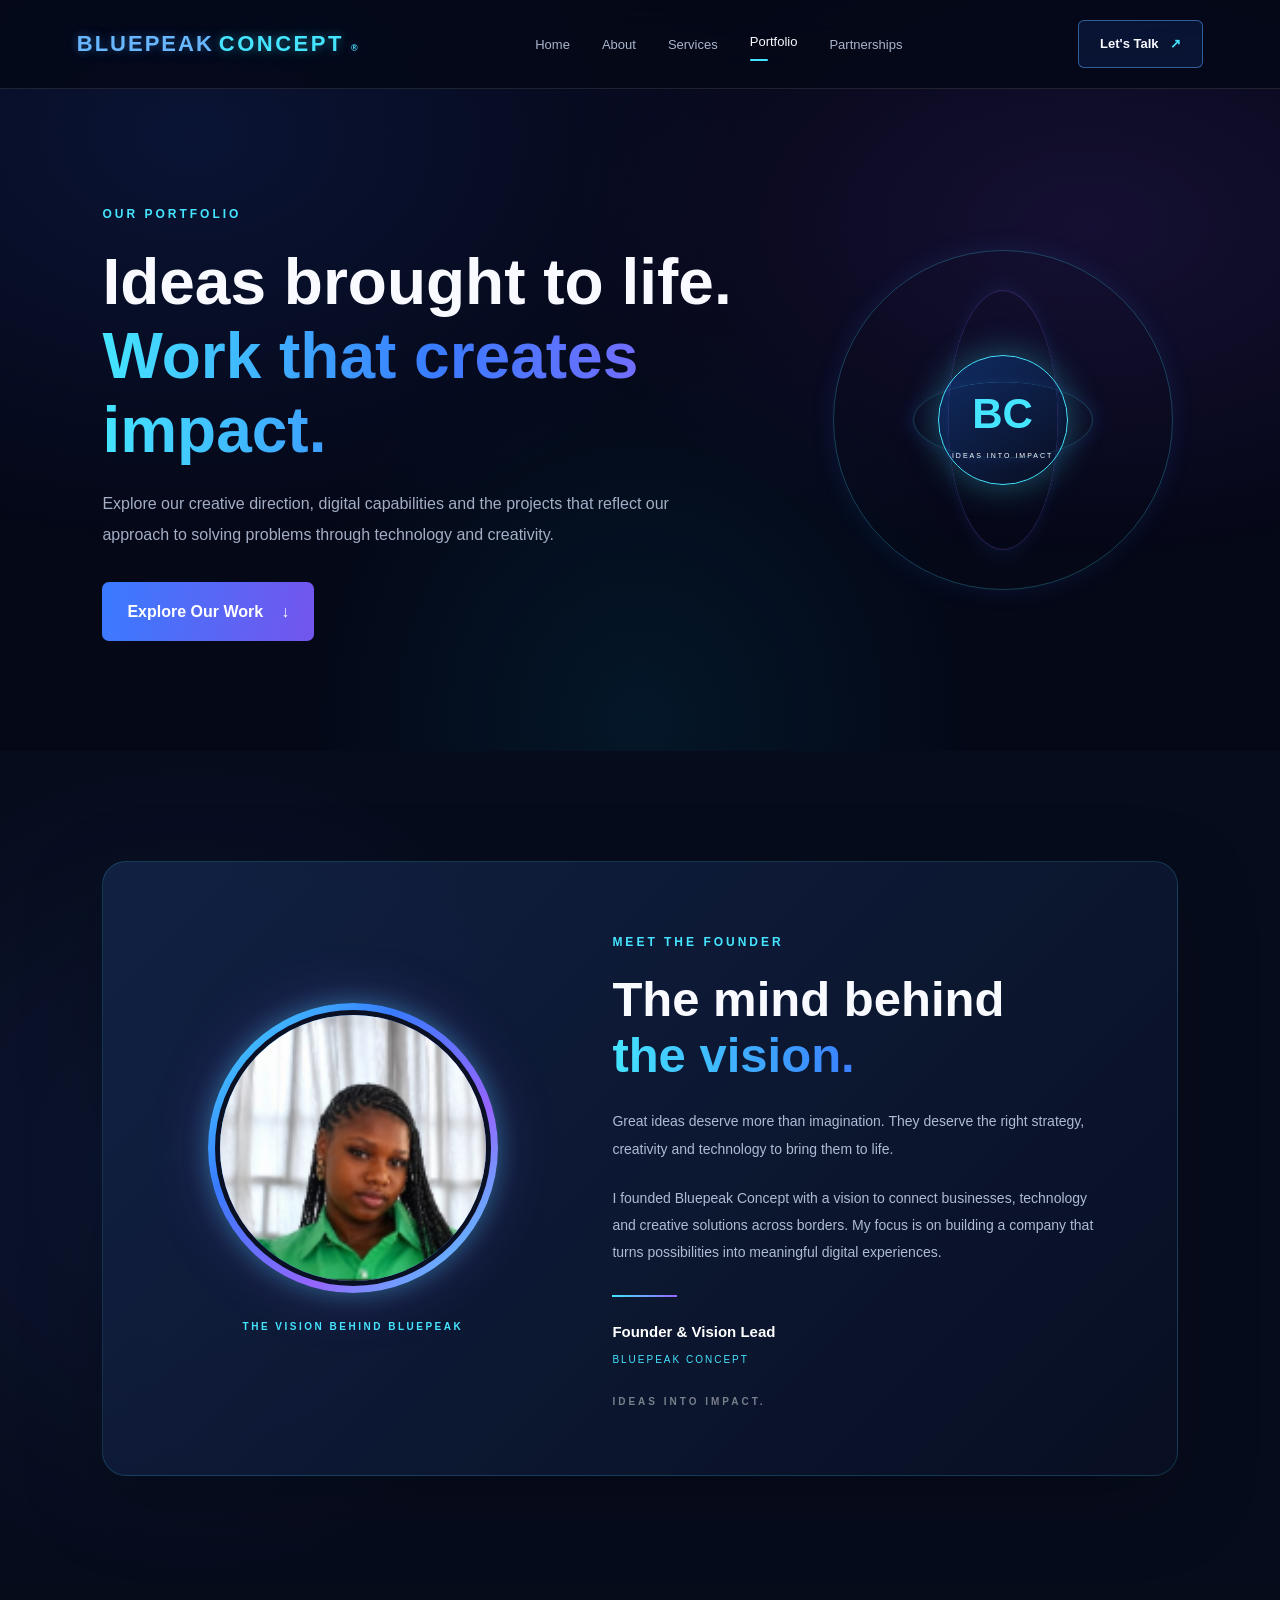
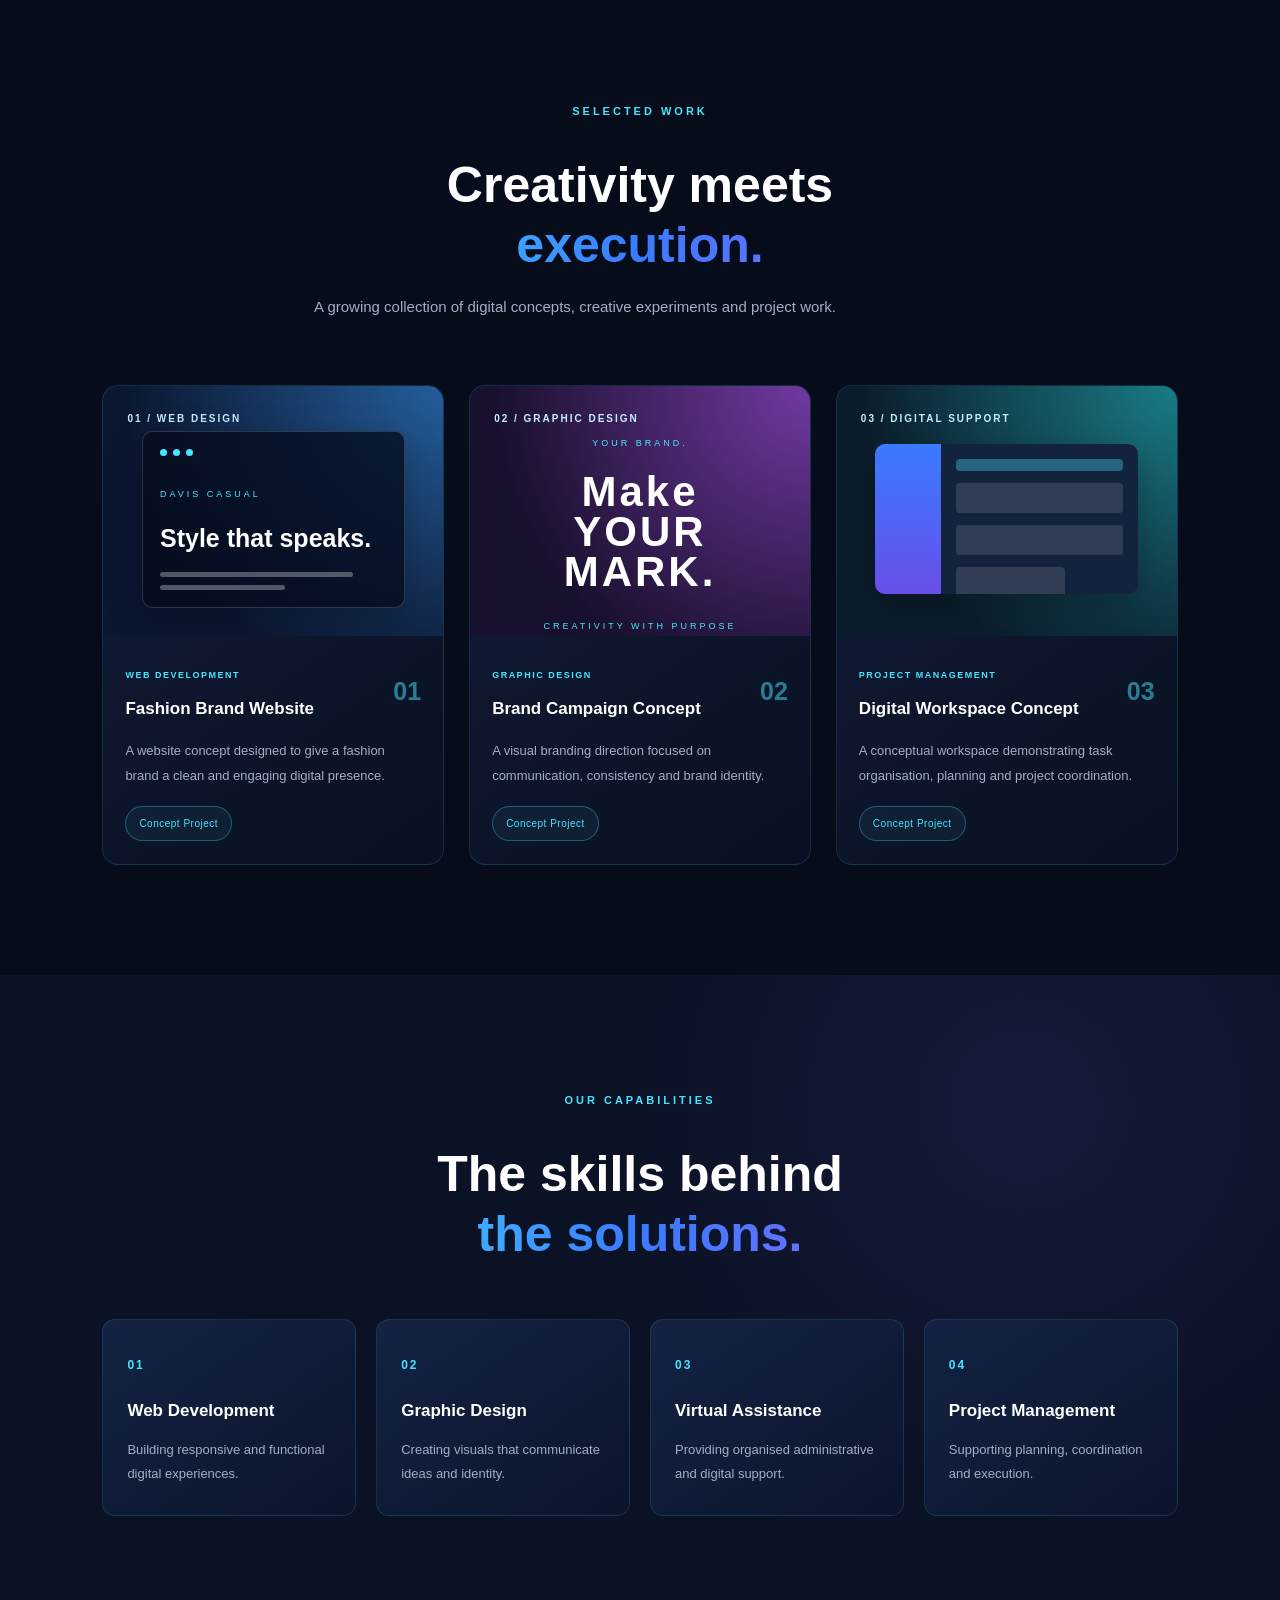
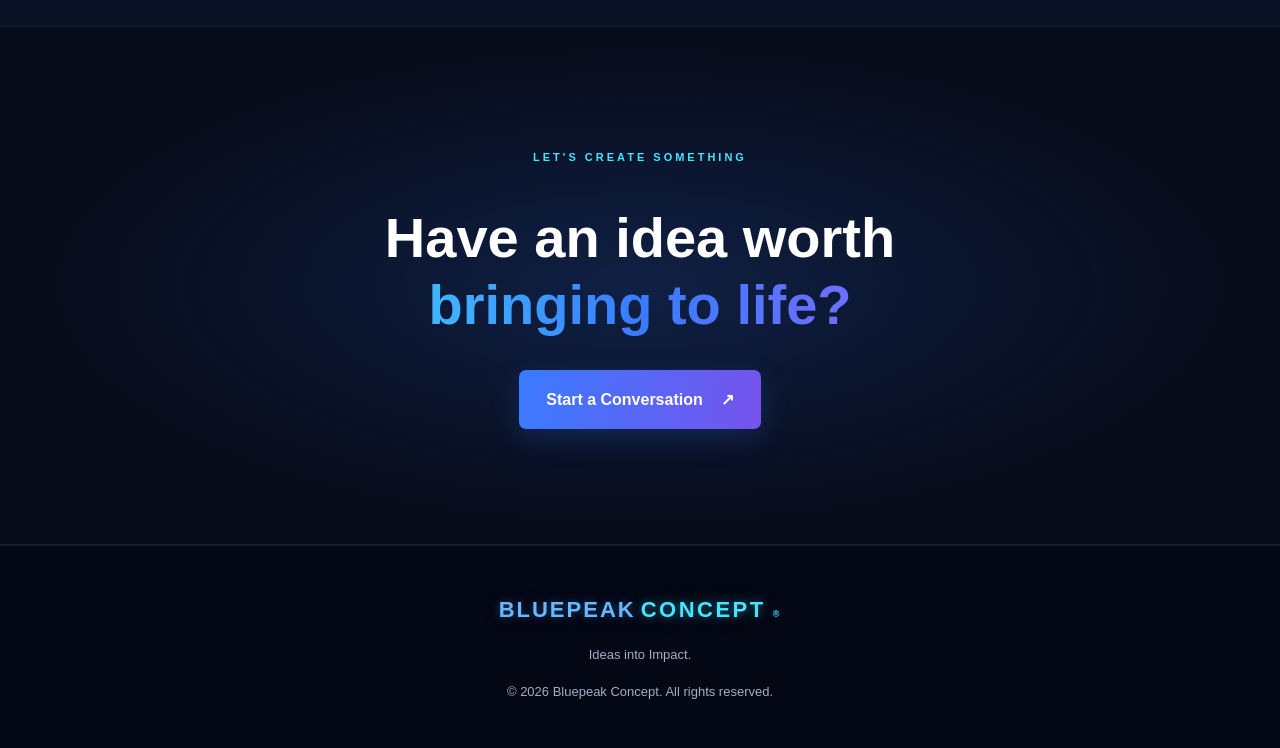
<file: portfolio.html>
<!DOCTYPE html>
<html lang="en">
<head>
    <meta charset="UTF-8">
    <meta name="viewport" content="width=device-width, initial-scale=1.0">
    <meta name="description" content="Explore the creative work, digital projects and capabilities of Bluepeak Concept.">
    <title>Our Portfolio | Bluepeak Concept</title>

    <link rel="stylesheet" href="style.css">
    <script src="script.js" defer></script>
</head>

<body>

    <!-- HEADER -->
    <header class="header">
        <nav class="navbar">

            <a href="index.html" class="logo">
                BLUEPEAK<span>CONCEPT</span><small>®</small>
            </a>

            <button class="menu-toggle" id="menuToggle"
                aria-label="Open navigation menu"
                aria-expanded="false"
                aria-controls="navLinks">
                <span></span>
                <span></span>
                <span></span>
            </button>

            <ul class="nav-links" id="navLinks">
                <li><a href="index.html">Home</a></li>
                <li><a href="about.html">About</a></li>
                <li><a href="services.html">Services</a></li>
                <li><a href="portfolio.html" class="active">Portfolio</a></li>
                <li><a href="partnerships.html">Partnerships</a></li>
            </ul>

            <a href="contact.html" class="nav-button">
                Let's Talk <span>↗</span>
            </a>

        </nav>
    </header>


    <!-- PORTFOLIO HERO -->
    <main>

        <section class="portfolio-hero">

            <div class="portfolio-hero-content">
                <span class="section-tag">OUR PORTFOLIO</span>

                <h1>
                    Ideas brought to life.
                    <span>Work that creates impact.</span>
                </h1>

                <p>
                    Explore our creative direction, digital capabilities
                    and the projects that reflect our approach to solving
                    problems through technology and creativity.
                </p>

                <a href="#featured-work" class="portfolio-main-button">
                    Explore Our Work <span>↓</span>
                </a>
            </div>

            <div class="portfolio-hero-decoration">
                <div class="portfolio-orbit orbit-one"></div>
                <div class="portfolio-orbit orbit-two"></div>
                <div class="portfolio-orbit orbit-three"></div>

                <div class="portfolio-orbit-center">
                    <span>BC</span>
                    <small>IDEAS INTO IMPACT</small>
                </div>
            </div>

        </section>


<!-- FOUNDER PROFILE -->
<section class="founder-section">

    <div class="founder-profile-card">

        <div class="founder-image-column">
            <div class="founder-image-glow">
                <img
                    src="img/profpic.png"
                    alt="Founder of Bluepeak Concept"
                    class="founder-image"
                >
            </div>

            <span class="founder-image-caption">
                THE VISION BEHIND BLUEPEAK
            </span>
        </div>

        <div class="founder-content">

            <span class="section-tag">MEET THE FOUNDER</span>

            <h2>
                The mind behind
                <span>the vision.</span>
            </h2>

            <p>
                Great ideas deserve more than imagination.
                They deserve the right strategy, creativity
                and technology to bring them to life.
            </p>

            <p>
                I founded Bluepeak Concept with a vision to
                connect businesses, technology and creative
                solutions across borders. My focus is on
                building a company that turns possibilities
                into meaningful digital experiences.
            </p>

            <div class="founder-divider"></div>

            <div class="founder-signature">
                <strong>Founder & Vision Lead</strong>
                <span>BLUEPEAK CONCEPT</span>
            </div>

            <div class="founder-tagline">
                IDEAS INTO IMPACT.
            </div>

        </div>

    </div>

</section>

<!-- <div class="founder-image-column">

    <div class="founder-image-glow">
        <img
            src="img/profpic.png"
            alt="Founder of Bluepeak Concept"
            class="founder-image"
        >
    </div>

    <span class="founder-image-caption">
        THE VISION BEHIND BLUEPEAK
    </span>

</div>

            <div class="founder-content">

                <span class="section-tag">THE FOUNDER</span>

                <h2>
                    Driven by ideas.
                    <span>Focused on impact.</span>
                </h2>

                <p>
                    Bluepeak Concept was founded on the belief that
                    meaningful ideas deserve the right combination of
                    creativity, technology and strategy.
                </p>

                <p>
                    With a passion for digital innovation and continuous
                    growth, I am building Bluepeak Concept into a
                    digital solutions company that connects ideas,
                    people and opportunities across borders.
                </p>

                <div class="founder-signature">
                    <span>Founder, Bluepeak Concept</span>
                    <strong>Ideas into Impact.</strong>
                </div>

            </div>

        </section> -->


        <!-- FEATURED PROJECTS -->
        <section class="featured-work" id="featured-work">

            <div class="portfolio-section-heading">
                <span class="section-tag">SELECTED WORK</span>

                <h2>
                    Creativity meets
                    <span>execution.</span>
                </h2>

                <p>
                    A growing collection of digital concepts,
                    creative experiments and project work.
                </p>
            </div>


            <div class="portfolio-project-grid">

                <!-- PROJECT ONE -->
                <article class="portfolio-project-card">

                    <div class="project-preview project-preview-one">
                        <span class="preview-label">01 / WEB DESIGN</span>

                        <div class="preview-window">
                            <div class="preview-dots">
                                <i></i><i></i><i></i>
                            </div>

                            <div class="preview-content">
                                <span>DAVIS CASUAL</span>
                                <h3>Style that speaks.</h3>
                                <div class="preview-line"></div>
                                <div class="preview-line short"></div>
                            </div>
                        </div>
                    </div>

                    <div class="project-details">
                        <div>
                            <span class="project-category">WEB DEVELOPMENT</span>
                            <h3>Fashion Brand Website</h3>
                        </div>

                        <span class="project-number">01</span>
                    </div>

                    <p>
                        A website concept designed to give a fashion
                        brand a clean and engaging digital presence.
                    </p>

                    <span class="project-status">Concept Project</span>

                </article>


                <!-- PROJECT TWO -->
                <article class="portfolio-project-card">

                    <div class="project-preview project-preview-two">
                        <span class="preview-label">02 / GRAPHIC DESIGN</span>

                        <div class="design-preview">
                            <span>YOUR BRAND.</span>
                            <h3>Make<br>YOUR<br>MARK.</h3>
                            <small>CREATIVITY WITH PURPOSE</small>
                        </div>
                    </div>

                    <div class="project-details">
                        <div>
                            <span class="project-category">GRAPHIC DESIGN</span>
                            <h3>Brand Campaign Concept</h3>
                        </div>

                        <span class="project-number">02</span>
                    </div>

                    <p>
                        A visual branding direction focused on
                        communication, consistency and brand identity.
                    </p>

                    <span class="project-status">Concept Project</span>

                </article>


                <!-- PROJECT THREE -->
                <article class="portfolio-project-card">

                    <div class="project-preview project-preview-three">
                        <span class="preview-label">03 / DIGITAL SUPPORT</span>

                        <div class="workspace-preview">
                            <div class="workspace-sidebar"></div>

                            <div class="workspace-main">
                                <div class="workspace-bar"></div>
                                <div class="workspace-box"></div>
                                <div class="workspace-box"></div>
                                <div class="workspace-box small"></div>
                            </div>
                        </div>
                    </div>

                    <div class="project-details">
                        <div>
                            <span class="project-category">PROJECT MANAGEMENT</span>
                            <h3>Digital Workspace Concept</h3>
                        </div>

                        <span class="project-number">03</span>
                    </div>

                    <p>
                        A conceptual workspace demonstrating task
                        organisation, planning and project coordination.
                    </p>

                    <span class="project-status">Concept Project</span>

                </article>

            </div>

        </section>


        <!-- CAPABILITIES -->
        <section class="portfolio-capabilities">

            <div class="portfolio-section-heading">
                <span class="section-tag">OUR CAPABILITIES</span>

                <h2>
                    The skills behind
                    <span>the solutions.</span>
                </h2>
            </div>

            <div class="capabilities-grid">

                <div class="capability-item">
                    <span>01</span>
                    <h3>Web Development</h3>
                    <p>Building responsive and functional digital experiences.</p>
                </div>

                <div class="capability-item">
                    <span>02</span>
                    <h3>Graphic Design</h3>
                    <p>Creating visuals that communicate ideas and identity.</p>
                </div>

                <div class="capability-item">
                    <span>03</span>
                    <h3>Virtual Assistance</h3>
                    <p>Providing organised administrative and digital support.</p>
                </div>

                <div class="capability-item">
                    <span>04</span>
                    <h3>Project Management</h3>
                    <p>Supporting planning, coordination and execution.</p>
                </div>

            </div>

        </section>


        <!-- FINAL CTA -->
        <section class="portfolio-cta">

            <span class="section-tag">LET'S CREATE SOMETHING</span>

            <h2>
                Have an idea worth
                <span>bringing to life?</span>
            </h2>

            <!-- <p>
                Let's turn your next idea into something meaningful.
            </p> -->

            <a href="contact.html" class="portfolio-main-button">
                Start a Conversation <span>↗</span>
            </a>

        </section>

    </main>


    <!-- FOOTER -->
    <footer class="footer">
        <div class="footer-content">

            <a href="index.html" class="logo">
                BLUEPEAK<span>CONCEPT</span><small>®</small>
            </a>

            <p>Ideas into Impact.</p>

            <p>
                © <span id="currentYear"></span>
                Bluepeak Concept. All rights reserved.
            </p>

        </div>
    </footer>

</body>
</html>
</file>
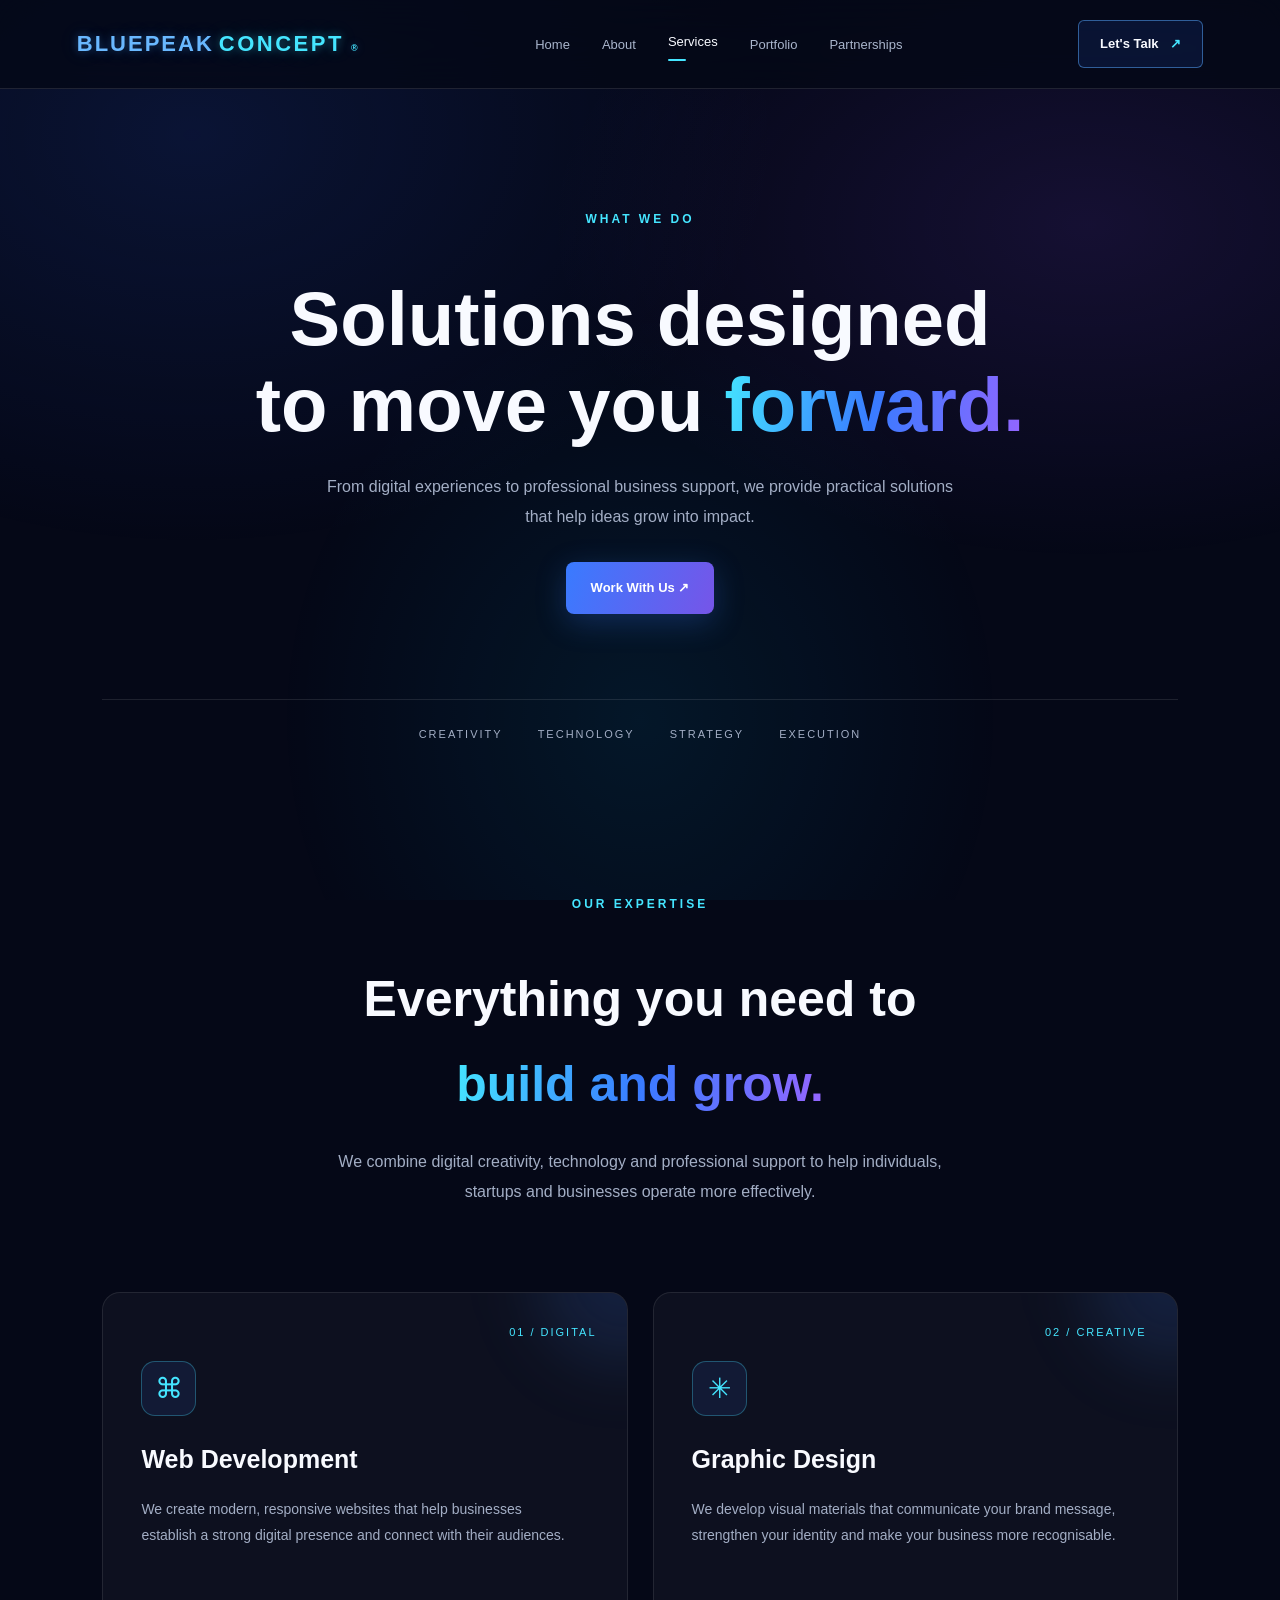
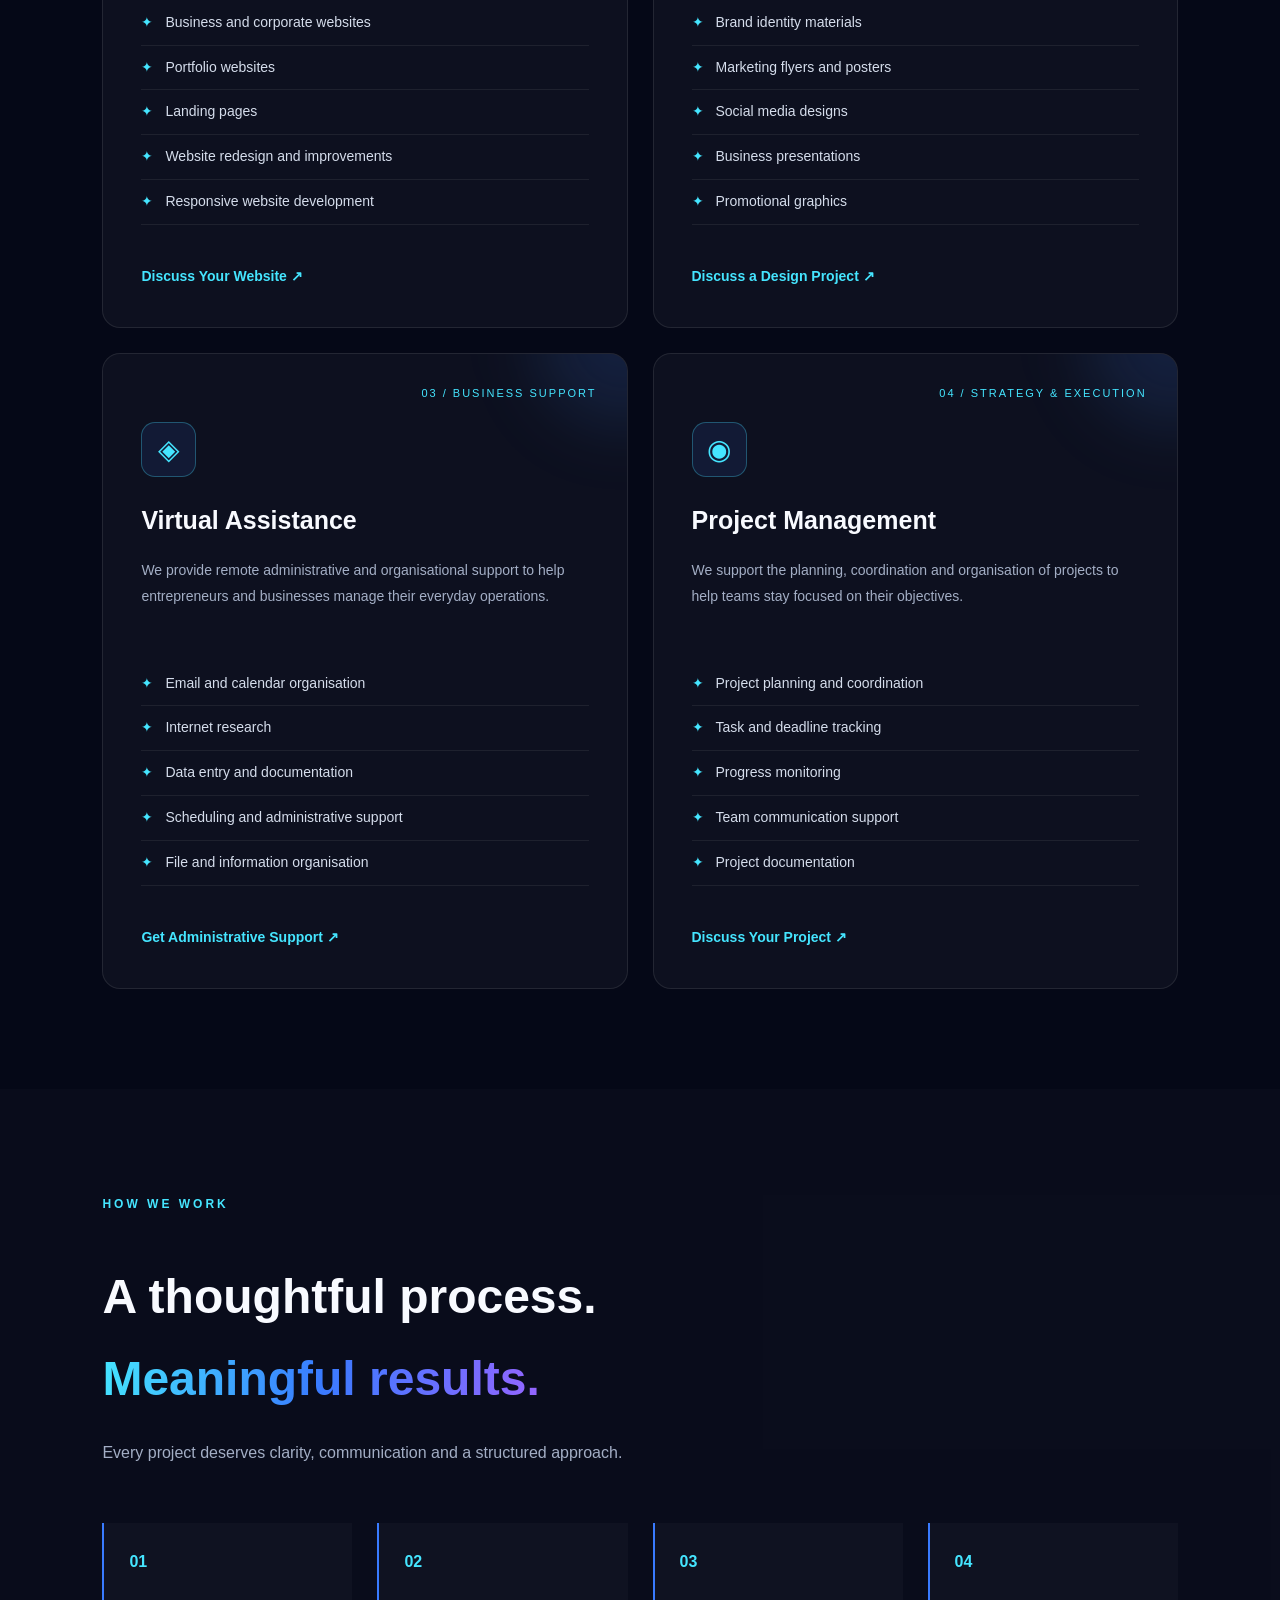
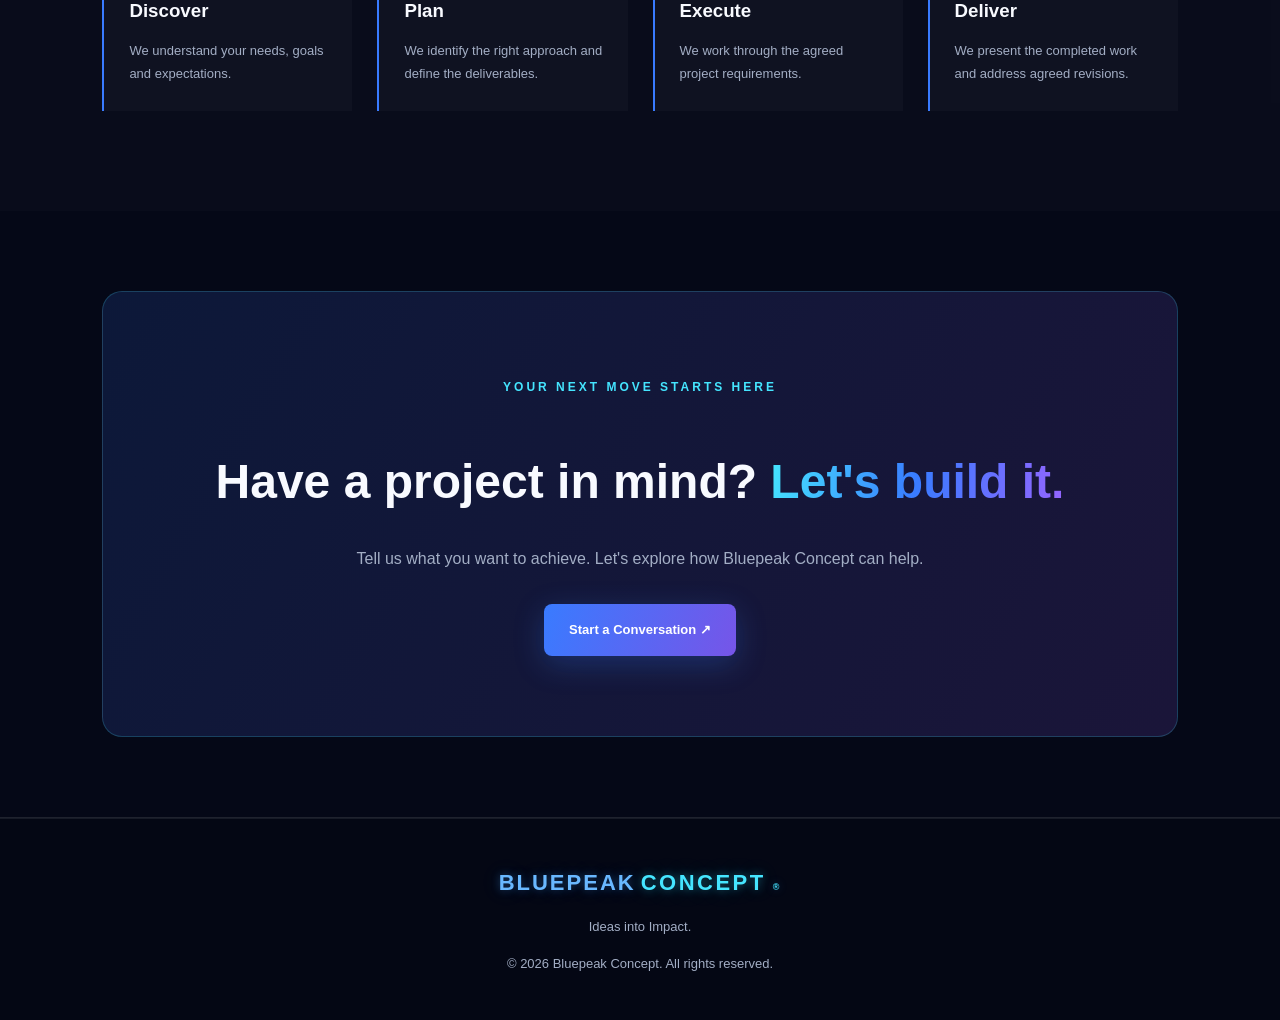
<file: services.html>
<!DOCTYPE html>
<html lang="en">
<head>
    <meta charset="UTF-8">
    <meta name="viewport" content="width=device-width, initial-scale=1.0">
    <meta name="description" content="Explore Bluepeak Concept's web development, graphic design, virtual assistance and project management services.">
    <title>Our Services | Bluepeak Concept</title>

    <link rel="stylesheet" href="style.css">
    <script src="script.js" defer></script>
</head>

<body>

    <!-- HEADER -->
    <header class="header">
        <nav class="navbar">

            <a href="index.html" class="logo">
                BLUEPEAK<span>CONCEPT</span><small>®</small>
            </a>

            <button class="menu-toggle" id="menuToggle"
                aria-label="Open navigation menu"
                aria-expanded="false"
                aria-controls="navLinks">
                <span></span>
                <span></span>
                <span></span>
            </button>

            <ul class="nav-links" id="navLinks">
                <li><a href="index.html">Home</a></li>
                <li><a href="about.html">About</a></li>
                <li><a href="services.html" class="active">Services</a></li>
                <li><a href="portfolio.html">Portfolio</a></li>
                <li><a href="partnerships.html">Partnerships</a></li>
            </ul>

            <a href="contact.html" class="nav-button">
                Let's Talk <span>↗</span>
            </a>

        </nav>
    </header>


    <!-- SERVICES HERO -->
    <section class="services-hero">

        <span class="section-tag">WHAT WE DO</span>

        <h1>
            Solutions designed<br>
            to move you <span>forward.</span>
        </h1>

        <p>
            From digital experiences to professional business support,
            we provide practical solutions that help ideas grow into impact.
        </p>

        <a href="contact.html" class="primary-button">
            Work With Us ↗
        </a>

        <div class="services-hero-bottom">
            <span>CREATIVITY</span>
            <span>TECHNOLOGY</span>
            <span>STRATEGY</span>
            <span>EXECUTION</span>
        </div>

    </section>


    <!-- SERVICES INTRODUCTION -->
    <section class="services-intro">

        <span class="section-tag">OUR EXPERTISE</span>

        <h2>
            Everything you need to<br>
            <span>build and grow.</span>
        </h2>

        <p>
            We combine digital creativity, technology and
            professional support to help individuals, startups
            and businesses operate more effectively.
        </p>

    </section>


    <!-- MAIN SERVICES -->
    <section class="services-grid">

        <!-- WEB DEVELOPMENT -->
        <article class="service-card">
            <div class="service-number">01 / DIGITAL</div>

            <div class="service-icon">⌘</div>

            <h3>Web Development</h3>

            <p>
                We create modern, responsive websites that help
                businesses establish a strong digital presence
                and connect with their audiences.
            </p>

            <ul>
                <li>Business and corporate websites</li>
                <li>Portfolio websites</li>
                <li>Landing pages</li>
                <li>Website redesign and improvements</li>
                <li>Responsive website development</li>
            </ul>

            <a href="contact.html?service=Web%20Development">
                Discuss Your Website ↗
            </a>
        </article>


        <!-- GRAPHIC DESIGN -->
        <article class="service-card">
            <div class="service-number">02 / CREATIVE</div>

            <div class="service-icon">✳</div>

            <h3>Graphic Design</h3>

            <p>
                We develop visual materials that communicate
                your brand message, strengthen your identity
                and make your business more recognisable.
            </p>

            <ul>
                <li>Brand identity materials</li>
                <li>Marketing flyers and posters</li>
                <li>Social media designs</li>
                <li>Business presentations</li>
                <li>Promotional graphics</li>
            </ul>

            <a href="contact.html?service=Graphic%20Design">
                Discuss a Design Project ↗
            </a>
        </article>


        <!-- VIRTUAL ASSISTANCE -->
        <article class="service-card">
            <div class="service-number">03 / BUSINESS SUPPORT</div>

            <div class="service-icon">◈</div>

            <h3>Virtual Assistance</h3>

            <p>
                We provide remote administrative and organisational
                support to help entrepreneurs and businesses
                manage their everyday operations.
            </p>

            <ul>
                <li>Email and calendar organisation</li>
                <li>Internet research</li>
                <li>Data entry and documentation</li>
                <li>Scheduling and administrative support</li>
                <li>File and information organisation</li>
            </ul>

            <a href="contact.html?service=Virtual%20Assistance">
                Get Administrative Support ↗
            </a>
        </article>


        <!-- PROJECT MANAGEMENT -->
        <article class="service-card">
            <div class="service-number">04 / STRATEGY & EXECUTION</div>

            <div class="service-icon">◉</div>

            <h3>Project Management</h3>

            <p>
                We support the planning, coordination and
                organisation of projects to help teams
                stay focused on their objectives.
            </p>

            <ul>
                <li>Project planning and coordination</li>
                <li>Task and deadline tracking</li>
                <li>Progress monitoring</li>
                <li>Team communication support</li>
                <li>Project documentation</li>
            </ul>

            <a href="contact.html?service=Project%20Management">
                Discuss Your Project ↗
            </a>
        </article>

    </section>


    <!-- OUR APPROACH -->
    <section class="service-approach">

        <div class="approach-heading">
            <span class="section-tag">HOW WE WORK</span>

            <h2>
                A thoughtful process.<br>
                <span>Meaningful results.</span>
            </h2>

            <p>
                Every project deserves clarity, communication
                and a structured approach.
            </p>
        </div>

        <div class="approach-steps">

            <div class="approach-step">
                <span>01</span>
                <h3>Discover</h3>
                <p>We understand your needs, goals and expectations.</p>
            </div>

            <div class="approach-step">
                <span>02</span>
                <h3>Plan</h3>
                <p>We identify the right approach and define the deliverables.</p>
            </div>

            <div class="approach-step">
                <span>03</span>
                <h3>Execute</h3>
                <p>We work through the agreed project requirements.</p>
            </div>

            <div class="approach-step">
                <span>04</span>
                <h3>Deliver</h3>
                <p>We present the completed work and address agreed revisions.</p>
            </div>

        </div>

    </section>


    <!-- FINAL CTA -->
    <section class="services-cta">

        <span class="section-tag">YOUR NEXT MOVE STARTS HERE</span>

        <h2>
            Have a project in mind?
            <span>Let's build it.</span>
        </h2>

        <p>
            Tell us what you want to achieve.
            Let's explore how Bluepeak Concept can help.
        </p>

        <a href="contact.html" class="primary-button">
            Start a Conversation ↗
        </a>

    </section>


    <!-- FOOTER -->
    <footer class="footer">

        <div class="footer-content">

            <a href="index.html" class="logo">
                BLUEPEAK<span>CONCEPT</span><small>®</small>
            </a>

            <p>Ideas into Impact.</p>

            <p>
                © <span id="currentYear"></span>
                Bluepeak Concept. All rights reserved.
            </p>

        </div>

    </footer>

</body>
</html>
</file>
<file: style.css>
/* GLOBAL RESPONSIVE FOUNDATION */

*,
*::before,
*::after {
    box-sizing: border-box;
}

html {
    width: 100%;
    max-width: 100%;
    overflow-x: hidden;
    scroll-behavior: smooth;
}

body {
    width: 100%;
    max-width: 100%;
    margin: 0;
    overflow-x: hidden;
}

img,
video {
    max-width: 100%;
    height: auto;
}
/* =========================================
   BLUEPEAK CONCEPT 2.0
   HYBRID LUXURY DESIGN SYSTEM
========================================= */

/* 1. ROOT VARIABLES */

:root {
    --background: #050817;
    --background-light: #0a1126;
    --card: rgba(17, 29, 57, 0.62);

    --blue: #397bff;
    --cyan: #45e5ff;
    --violet: #9565ff;
    --purple: #c084fc;

    --white: #f8faff;
    --muted: #a3aec5;

    --border: rgba(255, 255, 255, 0.11);

    --gradient: linear-gradient(
        110deg,
        #ffffff 0%,
        #78caff 38%,
        #8e79ff 75%,
        #d5a4ff 100%
    );

    --glow: 0 0 45px rgba(57, 123, 255, 0.18);
}


/* 2. RESET */

* {
    margin: 0;
    padding: 0;
    box-sizing: border-box;
}

html {
    scroll-behavior: smooth;
    scroll-padding-top: 100px;
}

body {
    position: relative;
    overflow-x: hidden;
    font-family: "Segoe UI", Arial, sans-serif;
    background: var(--background);
    color: var(--white);
    line-height: 1.7;
}

a {
    text-decoration: none;
    color: inherit;
}

button,
a {
    -webkit-tap-highlight-color: transparent;
}

::selection {
    background: var(--blue);
    color: white;
}


/* 3. AMBIENT AURORA BACKGROUND */

body::before {
    content: "";
    position: fixed;
    inset: 0;
    z-index: -3;
    pointer-events: none;

    background:
        radial-gradient(
            ellipse at 15% 15%,
            rgba(47, 99, 255, 0.13),
            transparent 38%
        ),
        radial-gradient(
            ellipse at 85% 25%,
            rgba(143, 73, 255, 0.12),
            transparent 35%
        ),
        radial-gradient(
            ellipse at 50% 80%,
            rgba(0, 202, 255, 0.08),
            transparent 40%
        );
}

body::after {
    content: "";
    position: fixed;
    inset: 0;
    z-index: -2;
    pointer-events: none;
    opacity: 0.15;

    background-image:
        linear-gradient(
            rgba(255,255,255,0.025) 1px,
            transparent 1px
        ),
        linear-gradient(
            90deg,
            rgba(255,255,255,0.025) 1px,
            transparent 1px
        );

    background-size: 65px 65px;

    mask-image: linear-gradient(
        to bottom,
        black,
        transparent 85%
    );
}

.ambient {
    position: absolute;
    width: 450px;
    height: 450px;
    border-radius: 50%;
    filter: blur(130px);
    pointer-events: none;
    z-index: -1;
    opacity: 0.2;
    animation: auroraFloat 12s ease-in-out infinite alternate;
}

.ambient-one {
    top: 100px;
    left: -200px;
    background: #285dff;
}

.ambient-two {
    top: 400px;
    right: -200px;
    background: #853eff;
    animation-delay: -5s;
}

@keyframes auroraFloat {
    from {
        transform: translate(0, 0) scale(1);
    }

    to {
        transform: translate(70px, 40px) scale(1.2);
    }
}


/* 4. HEADER AND NAVIGATION */

.header {
    position: sticky;
    top: 0;
    z-index: 1000;

    background: rgba(5, 8, 23, 0.78);
    backdrop-filter: blur(22px);
    -webkit-backdrop-filter: blur(22px);

    border-bottom: 1px solid var(--border);
}

.navbar {
    max-width: 1400px;
    min-height: 88px;
    padding: 18px 6%;
    margin: auto;

    display: flex;
    align-items: center;
    justify-content: space-between;
    gap: 30px;
}

/* .logo {
    font-size: 21px;
    font-weight: 900;
    letter-spacing: 1.3px;
    white-space: nowrap;
}

.logo span {
    color: #65b8ff;
}

.logo small {
    color: var(--cyan);
    font-size: 9px;
    vertical-align: top;
    margin-left: 3px;
} */

/* PREMIUM BLUEPEAK WORDMARK */

.logo {
    display: inline-flex;
    align-items: baseline;
    gap: 5px;

    font-family: "Trebuchet MS", "Segoe UI", sans-serif;
    font-size: 22px;
    font-weight: 900;
    letter-spacing: 2px;

    white-space: nowrap;
    color: #69B8FF;

    text-shadow:
        0 0 8px rgba(75, 160, 255, 0.35),
        0 0 22px rgba(75, 160, 255, 0.15);
}

.logo span {
    color: #45E5FF;
    font-weight: 800;
    letter-spacing: 2.5px;

    text-shadow:
        0 0 10px rgba(69, 229, 255, 0.4),
        0 0 25px rgba(69, 229, 255, 0.18);
}

.logo small {
    color: #45E5FF;
    font-size: 9px;
    margin-left: 2px;
    vertical-align: super;
}


.nav-links {
    display: flex;
    align-items: center;
    gap: 32px;
    list-style: none;
}

.nav-links a {
    color: #aab6cd;
    font-size: 13px;
    font-weight: 500;
    transition: 0.3s;
}

.nav-links a:hover,
.nav-links a.active {
    color: var(--white);
}

.nav-links a.active::after {
    content: "";
    display: block;
    height: 2px;
    width: 18px;
    background: var(--cyan);
    margin-top: 5px;
    border-radius: 10px;
}

.nav-button {
    padding: 12px 21px;
    border: 1px solid rgba(89, 170, 255, 0.5);
    border-radius: 6px;
    background: rgba(42, 109, 255, 0.12);
    font-size: 13px;
    font-weight: 600;
    transition: 0.3s;
}

.nav-button span {
    color: var(--cyan);
    margin-left: 8px;
}

.nav-button:hover {
    background: var(--blue);
    box-shadow: 0 0 25px rgba(57, 123, 255, 0.4);
}


/* 5. HERO SECTION */

.hero {
    max-width: 1400px;
    min-height: 720px;
    margin: auto;
    padding: 100px 6% 110px;

    display: grid;
    grid-template-columns: 1.05fr 0.95fr;
    align-items: center;
    gap: 60px;
}

.hero-content {
    position: relative;
    z-index: 2;
}

.eyebrow {
    display: inline-flex;
    align-items: center;
    gap: 12px;

    padding: 9px 16px;
    margin-bottom: 32px;

    border: 1px solid rgba(74, 176, 255, 0.25);
    border-radius: 30px;

    background: rgba(47, 110, 255, 0.08);

    color: #a8d8ff;
    font-size: 10px;
    font-weight: 700;
    letter-spacing: 2px;
}

.status-dot {
    width: 7px;
    height: 7px;
    background: var(--cyan);
    border-radius: 50%;

    box-shadow: 0 0 12px var(--cyan);
}

.hero h1 {
    max-width: 700px;
    font-size: clamp(48px, 6vw, 78px);
    font-weight: 800;
    line-height: 1.1;
    letter-spacing: -3px;
    margin-bottom: 28px;
}

.gradient-text {
    display: inline-block;
    background: var(--gradient);
    -webkit-background-clip: text;
    background-clip: text;
    color: transparent;
}

.hero-description {
    max-width: 540px;
    color: var(--muted);
    font-size: 16px;
    line-height: 1.9;
    margin-bottom: 38px;
}

.hero-buttons {
    display: flex;
    align-items: center;
    flex-wrap: wrap;
    gap: 25px;
}

.primary-button {
    display: inline-flex;
    align-items: center;
    justify-content: center;
    gap: 15px;

    padding: 16px 25px;
    border-radius: 6px;

    background: linear-gradient(
        110deg,
        #3479ff,
        #765bff
    );

    color: white;
    font-size: 13px;
    font-weight: 700;

    box-shadow: 0 8px 30px rgba(57, 123, 255, 0.25);
    transition: 0.3s;
}

.primary-button:hover {
    transform: translateY(-4px);
    box-shadow: 0 12px 35px rgba(57, 123, 255, 0.45);
}

.text-button {
    color: #c3d1e8;
    font-size: 13px;
    font-weight: 600;
    transition: 0.3s;
}

.text-button span {
    color: var(--cyan);
    margin-left: 8px;
}

.text-button:hover {
    color: white;
}

.hero-trust {
    display: flex;
    align-items: center;
    gap: 15px;
    margin-top: 65px;

    color: #7d8ba6;
    font-size: 9px;
    font-weight: 700;
    letter-spacing: 2px;
}

.hero-trust i {
    width: 4px;
    height: 4px;
    background: var(--cyan);
    border-radius: 50%;
}


/* 6. HERO VISUAL */

.hero-visual {
    position: relative;
    min-height: 520px;

    display: flex;
    justify-content: center;
    align-items: center;
}

.hero-visual::before {
    content: "";
    position: absolute;
    width: 390px;
    height: 390px;
    border-radius: 50%;

    background: radial-gradient(
        circle,
        rgba(50, 115, 255, 0.3),
        rgba(128, 67, 255, 0.13),
        transparent 70%
    );

    filter: blur(30px);
}

.orbit {
    position: absolute;
    width: 470px;
    height: 470px;
    border: 1px solid rgba(107, 167, 255, 0.15);
    border-radius: 50%;
}

.orbit-one {
    transform: rotateX(65deg) rotate(-20deg);
}

.orbit-two {
    width: 390px;
    height: 390px;
    transform: rotateY(65deg) rotate(30deg);
    border-color: rgba(159, 113, 255, 0.2);
}

.main-card {
    position: relative;
    z-index: 2;

    width: 340px;
    min-height: 390px;
    padding: 28px;

    display: flex;
    flex-direction: column;
    justify-content: space-between;

    border: 1px solid rgba(136, 179, 255, 0.25);
    border-radius: 22px;

    background:
        linear-gradient(
            145deg,
            rgba(39, 72, 130, 0.35),
            rgba(12, 20, 43, 0.78)
        );

    backdrop-filter: blur(25px);
    -webkit-backdrop-filter: blur(25px);

    box-shadow:
        0 30px 90px rgba(0, 0, 0, 0.4),
        inset 0 1px 1px rgba(255, 255, 255, 0.12);

    animation: cardFloat 6s ease-in-out infinite;
}

@keyframes cardFloat {
    0%, 100% {
        transform: translateY(0) rotate(-2deg);
    }

    50% {
        transform: translateY(-15px) rotate(1deg);
    }
}

.card-top,
.card-bottom {
    display: flex;
    align-items: center;
    justify-content: space-between;
}

.mini-logo {
    width: 35px;
    height: 35px;
    display: grid;
    place-items: center;

    border-radius: 10px;
    background: linear-gradient(135deg, var(--blue), var(--violet));
    font-size: 20px;
    font-weight: 900;
}

.card-status {
    color: #a5c9ff;
    font-size: 9px;
    letter-spacing: 2px;
}

.sphere {
    position: relative;
    width: 190px;
    height: 190px;
    margin: auto;

    display: grid;
    place-items: center;

    border-radius: 50%;

    background:
        radial-gradient(
            circle at 30% 30%,
            #c4eaff,
            #4a9dff 18%,
            #5849dd 42%,
            #151b4a 70%,
            transparent 72%
        );

    box-shadow:
        0 0 35px rgba(75, 147, 255, 0.5),
        0 0 90px rgba(115, 79, 255, 0.25);
}

.sphere::before,
.sphere::after {
    content: "";
    position: absolute;
    inset: -18px;
    border: 1px solid rgba(102, 193, 255, 0.4);
    border-radius: 50%;
    transform: rotateX(70deg);
}

.sphere::after {
    transform: rotateY(70deg);
    border-color: rgba(174, 120, 255, 0.5);
}

.sphere-core {
    width: 65px;
    height: 65px;
    border-radius: 50%;
    background: radial-gradient(circle, white, #72bfff 45%, #4269ff);
    filter: blur(3px);
    box-shadow: 0 0 50px #5abaff;
}

.card-bottom {
    color: #a9bddd;
    font-size: 9px;
    letter-spacing: 1.5px;
}

.floating-card {
    box-shadow: var(--glow);
}

.mini-card {
    position: absolute;
    z-index: 4;

    display: flex;
    align-items: center;
    gap: 12px;

    padding: 14px 17px;
    border-radius: 12px;

    border: 1px solid rgba(130, 180, 255, 0.25);
    background: rgba(13, 25, 53, 0.85);

    backdrop-filter: blur(20px);
    -webkit-backdrop-filter: blur(20px);
}

.mini-card-one {
    top: 80px;
    left: -15px;
}

.mini-card-two {
    bottom: 70px;
    right: -10px;
}

.mini-icon {
    font-size: 22px;
    color: var(--cyan);
}

.mini-card strong,
.mini-card small {
    display: block;
}

.mini-card strong {
    font-size: 11px;
}

.mini-card small {
    color: var(--muted);
    font-size: 9px;
}


/* 7. MARQUEE */

.marquee-section {
    overflow: hidden;
    padding: 23px 0;

    border-top: 1px solid var(--border);
    border-bottom: 1px solid var(--border);

    background: rgba(14, 27, 55, 0.45);
}

.marquee-track {
    width: max-content;
    display: flex;
    gap: 75px;

    animation: marqueeMove 25s linear infinite;
}

.marquee-track span {
    color: #9bb6e4;
    font-size: 11px;
    font-weight: 700;
    letter-spacing: 3px;
    white-space: nowrap;
}

@keyframes marqueeMove {
    from {
        transform: translateX(0);
    }

    to {
        transform: translateX(-50%);
    }
}


/* 8. SECTION SHARED STYLES */

.section-label {
    margin-bottom: 22px;
    color: var(--cyan);

    font-size: 10px;
    font-weight: 700;
    letter-spacing: 3px;
}

.intro-section,
.services-section,
.portfolio-section,
.partnership-section {
    max-width: 1400px;
    margin: auto;
    padding: 110px 6%;
}

.intro-grid {
    display: grid;
    grid-template-columns: 1fr 0.8fr;
    align-items: center;
    gap: 100px;
}

.intro-grid h2,
.section-heading h2 {
    max-width: 700px;
    font-size: clamp(34px, 4vw, 52px);
    line-height: 1.2;
    letter-spacing: -1.5px;
}

.intro-copy p {
    color: var(--muted);
    font-size: 15px;
    line-height: 2;
    margin-bottom: 28px;
}

.underlined-link {
    display: inline-block;
    color: #d3e2fa;
    font-size: 12px;
    font-weight: 700;

    border-bottom: 1px solid rgba(75, 170, 255, 0.6);
    padding-bottom: 8px;
    transition: 0.3s;
}

.underlined-link span {
    color: var(--cyan);
    margin-left: 7px;
}

.underlined-link:hover {
    color: var(--cyan);
}


/* 9. SERVICES SECTION */

.services-section {
    background:
        radial-gradient(
            ellipse at 50% 30%,
            rgba(45, 89, 185, 0.09),
            transparent 65%
        );
}

.section-heading {
    display: flex;
    align-items: end;
    justify-content: space-between;
    gap: 30px;
    margin-bottom: 50px;
}

.section-heading .section-label {
    margin-bottom: 18px;
}

.services-grid {
    display: grid;
    grid-template-columns: repeat(2, 1fr);
    gap: 20px;
}

.service-card {
    position: relative;
    overflow: hidden;

    padding: 35px;
    min-height: 270px;

    border: 1px solid var(--border);
    border-radius: 14px;

    background: linear-gradient(
        145deg,
        rgba(22, 40, 77, 0.55),
        rgba(10, 17, 37, 0.7)
    );

    transition: 0.4s;
}

.service-card::before {
    content: "";
    position: absolute;
    width: 170px;
    height: 170px;
    top: -100px;
    right: -80px;
    border-radius: 50%;

    background: rgba(66, 132, 255, 0.14);
    filter: blur(35px);
    transition: 0.4s;
}

.service-card:hover {
    transform: translateY(-8px);
    border-color: rgba(80, 170, 255, 0.55);
    box-shadow: 0 20px 60px rgba(0, 0, 0, 0.2);
}

.service-card:hover::before {
    transform: scale(1.8);
}

.service-number {
    position: absolute;
    top: 30px;
    right: 30px;
    color: #667895;
    font-size: 11px;
}

.service-icon {
    display: block;
    margin-bottom: 25px;
    color: var(--cyan);
    font-size: 27px;
}

.service-card h3 {
    font-size: 20px;
    margin-bottom: 12px;
}

.service-card p {
    max-width: 430px;
    color: var(--muted);
    font-size: 13px;
    line-height: 1.9;
    margin-bottom: 22px;
}

.service-card a {
    color: #82baff;
    font-size: 11px;
    font-weight: 700;
}

.service-card a:hover {
    color: var(--cyan);
}


/* 10. PORTFOLIO SECTION */

.portfolio-placeholder {
    position: relative;
    overflow: hidden;

    min-height: 420px;
    padding: 60px;

    display: flex;
    align-items: center;

    border: 1px solid rgba(110, 160, 255, 0.2);
    border-radius: 18px;

    background:
        radial-gradient(
            circle at 80% 20%,
            rgba(122, 70, 255, 0.4),
            transparent 35%
        ),
        radial-gradient(
            circle at 65% 90%,
            rgba(0, 183, 255, 0.25),
            transparent 40%
        ),
        linear-gradient(
            120deg,
            #101e42,
            #0a1028
        );
}

.portfolio-placeholder::after {
    content: "B.";
    position: absolute;
    right: 8%;
    top: 50%;
    transform: translateY(-50%);

    font-size: clamp(180px, 25vw, 330px);
    font-weight: 900;

    color: rgba(255, 255, 255, 0.035);
    line-height: 1;
}

.portfolio-content {
    position: relative;
    z-index: 2;
    max-width: 550px;
}

.portfolio-content > span {
    color: var(--cyan);
    font-size: 10px;
    font-weight: 700;
    letter-spacing: 3px;
}

.portfolio-content h3 {
    margin: 20px 0;
    font-size: clamp(32px, 4vw, 48px);
    line-height: 1.2;
}

.portfolio-content p {
    color: #aab9d2;
    font-size: 14px;
    margin-bottom: 30px;
}


/* 11. PARTNERSHIP CTA */

.partnership-section {
    text-align: center;

    background:
        radial-gradient(
            ellipse at center,
            rgba(60, 104, 255, 0.16),
            transparent 65%
        );
}

.partnership-section h2 {
    max-width: 750px;
    margin: auto;

    font-size: clamp(38px, 5vw, 62px);
    line-height: 1.2;
    letter-spacing: -2px;
}

.partnership-section p {
    max-width: 550px;
    margin: 25px auto 32px;

    color: var(--muted);
    font-size: 14px;
    line-height: 1.9;
}


/* 12. FOOTER */

.footer {
    border-top: 1px solid var(--border);
    background: rgba(4, 8, 20, 0.8);
}

.footer-main {
    max-width: 1400px;
    margin: auto;
    padding: 65px 6%;

    display: flex;
    justify-content: space-between;
    align-items: start;
    gap: 30px;
}

.footer-main > div:first-child p {
    margin-top: 18px;
    color: var(--muted);
    font-size: 13px;
    line-height: 1.9;
}

.footer-links {
    display: flex;
    flex-wrap: wrap;
    gap: 28px;
}

.footer-links a {
    color: #a9b7ce;
    font-size: 12px;
    transition: 0.3s;
}

.footer-links a:hover {
    color: var(--cyan);
}

.footer-bottom {
    max-width: 1400px;
    margin: auto;
    padding: 22px 6%;

    display: flex;
    justify-content: space-between;
    gap: 20px;

    border-top: 1px solid var(--border);

    color: #71809a;
    font-size: 10px;
}


/* 13. RESPONSIVE DESIGN */

@media (max-width: 1050px) {

    .navbar {
        gap: 20px;
    }

    .nav-links {
        gap: 18px;
    }

    .hero {
        gap: 25px;
    }

    .hero h1 {
        font-size: 58px;
    }

    .mini-card-one {
        left: -5px;
    }

    .mini-card-two {
        right: -5px;
    }
}


@media (max-width: 850px) {

    .navbar {
        flex-wrap: wrap;
        min-height: auto;
        padding: 20px 5%;
    }

    .nav-links {
        order: 3;
        width: 100%;
        justify-content: center;
        flex-wrap: wrap;
    }

    .hero {
        grid-template-columns: 1fr;
        text-align: center;
        padding: 80px 6%;
    }

    .hero-content {
        display: flex;
        flex-direction: column;
        align-items: center;
    }

    .hero h1 {
        max-width: 700px;
        font-size: clamp(48px, 8vw, 68px);
    }

    .hero-description {
        max-width: 600px;
    }

    .hero-trust {
        justify-content: center;
    }

    .hero-visual {
        width: 100%;
        max-width: 600px;
        margin: auto;
    }

    .intro-grid {
        grid-template-columns: 1fr;
        gap: 30px;
    }

    .section-heading {
        align-items: start;
        flex-direction: column;
    }
}


@media (max-width: 600px) {

    .navbar {
        padding: 18px 5%;
    }

    .logo {
        font-size: 17px;
    }

    .nav-button {
        padding: 9px 13px;
        font-size: 11px;
    }

    .nav-links {
        gap: 13px;
    }

    .nav-links a {
        font-size: 11px;
    }

    .hero {
        padding-top: 65px;
    }

    .hero h1 {
        font-size: 45px;
        letter-spacing: -2px;
    }

    .hero-description {
        font-size: 14px;
    }

    .eyebrow {
        font-size: 8px;
        letter-spacing: 1px;
    }

    .hero-buttons {
        flex-direction: column;
        width: 100%;
    }

    .primary-button {
        width: 100%;
    }

    .hero-trust {
        gap: 9px;
        font-size: 7px;
    }

    .hero-visual {
        min-height: 420px;
        transform: scale(0.9);
    }

    .main-card {
        width: 290px;
        min-height: 350px;
    }

    .sphere {
        width: 155px;
        height: 155px;
    }

    .mini-card {
        padding: 10px;
        gap: 7px;
    }

    .mini-card-one {
        left: -15px;
    }

    .mini-card-two {
        right: -15px;
    }

    .mini-card strong {
        font-size: 9px;
    }

    .mini-card small {
        font-size: 8px;
    }

    .intro-section,
    .services-section,
    .portfolio-section,
    .partnership-section {
        padding: 75px 6%;
    }

    .intro-grid h2,
    .section-heading h2 {
        font-size: 36px;
    }

    .services-grid {
        grid-template-columns: 1fr;
    }

    .service-card {
        padding: 28px;
    }

    .portfolio-placeholder {
        min-height: 400px;
        padding: 30px;
    }

    .footer-main {
        flex-direction: column;
        padding: 45px 6%;
    }

    .footer-links {
        gap: 18px;
    }

    .footer-bottom {
        flex-direction: column;
        padding: 22px 6%;
    }
}


/* 14. ACCESSIBILITY: REDUCED MOTION */

@media (prefers-reduced-motion: reduce) {

    *,
    *::before,
    *::after {
        animation-duration: 0.01ms !important;
        animation-iteration-count: 1 !important;
        scroll-behavior: auto !important;
        transition-duration: 0.01ms !important;
    }
}


/* =====================================
   RESPONSIVE NAVIGATION
===================================== */

.menu-toggle {
    display: none;
    background: transparent;
    border: none;
    cursor: pointer;
    padding: 8px;
    z-index: 1001;
}

.menu-toggle span {
    display: block;
    width: 26px;
    height: 2px;
    margin: 6px 0;
    background: #45E5FF;
    border-radius: 5px;
    transition: 0.3s ease;
}

/* Hamburger animation */
.menu-toggle.open span:nth-child(1) {
    transform: translateY(8px) rotate(45deg);
}

.menu-toggle.open span:nth-child(2) {
    opacity: 0;
}

.menu-toggle.open span:nth-child(3) {
    transform: translateY(-8px) rotate(-45deg);
}

/* Tablet and mobile */
@media (max-width: 900px) {

    .navbar {
        position: relative;
    }

    .menu-toggle {
        display: block;
        margin-left: auto;
    }

    .nav-links {
        display: flex;
        flex-direction: column;
        align-items: flex-start;
        gap: 22px;

        position: absolute;
        top: calc(100% + 15px);
        left: 0;
        right: 0;

        padding: 28px;
        background: rgba(5, 8, 23, 0.97);
        backdrop-filter: blur(20px);

        border: 1px solid rgba(69, 229, 255, 0.18);
        border-radius: 16px;

        opacity: 0;
        visibility: hidden;
        transform: translateY(-12px);
        transition: 0.3s ease;
        z-index: 1000;
    }

    .nav-links.active {
        opacity: 1;
        visibility: visible;
        transform: translateY(0);
    }

    .nav-button {
        margin-left: 12px;
    }
}

@media (max-width: 480px) {

    .logo {
        font-size: 16px;
        letter-spacing: 1px;
    }

    .menu-toggle span {
        width: 23px;
    }

    .nav-button {
        font-size: 12px;
        padding: 10px 13px;
    }

    .nav-links {
        padding: 24px 20px;
    }
}

/* ==========================================
   BLUEPEAK 2.0 - RESPONSIVE HEADER FIX
========================================== */

.header {
    width: 100%;
}

.navbar {
    width: 100%;
    box-sizing: border-box;
}

/* Tablet and mobile */
@media (max-width: 900px) {

    .navbar {
        display: grid;
        grid-template-columns: minmax(0, 1fr) auto auto;
        align-items: center;
        gap: 12px;
        flex-wrap: nowrap;
        width: 100%;
        min-height: 76px;
        padding: 14px clamp(14px, 4vw, 30px);
    }

    .logo {
        min-width: 0;
        font-size: clamp(13px, 2.5vw, 19px);
        letter-spacing: 1px;
        gap: 3px;
    }

    .logo span {
        letter-spacing: 1px;
    }

    .menu-toggle {
        display: flex;
        flex-direction: column;
        justify-content: center;
        align-items: center;
        width: 42px;
        height: 42px;
        padding: 5px;
        margin: 0;
    }

    .menu-toggle span {
        flex-shrink: 0;
        margin: 3px 0;
    }

    .nav-links {
        display: flex;
        flex-direction: column;
        align-items: flex-start;
        justify-content: flex-start;
        flex-wrap: nowrap;
        order: initial;

        position: absolute;
        top: calc(100% + 8px);
        left: 14px;
        right: 14px;

        width: auto;
        gap: 18px;
        padding: 25px;

        background: rgba(5, 8, 23, 0.98);
        border: 1px solid rgba(69, 229, 255, 0.2);
        border-radius: 14px;

        opacity: 0;
        visibility: hidden;
        pointer-events: none;
        transform: translateY(-10px);
        transition: 0.3s ease;
        z-index: 1001;
    }

    .nav-links.active {
        opacity: 1;
        visibility: visible;
        pointer-events: auto;
        transform: translateY(0);
    }

    .nav-links a {
        font-size: 14px;
    }

    .nav-button {
        margin: 0;
        padding: 10px 12px;
        white-space: nowrap;
        font-size: 12px;
    }
}

/* Very small phones */
@media (max-width: 380px) {

    .navbar {
        grid-template-columns: minmax(0, 1fr) auto;
    }

    .navbar > .nav-button {
        display: none;
    }

    .logo {
        font-size: 13px;
        letter-spacing: 0.5px;
    }

    .logo span {
        letter-spacing: 0.5px;
    }

    .nav-links {
        padding: 22px;
    }

    .nav-links::after {
        content: "Let's Talk ↗";
        display: block;
        color: #45E5FF;
        font-size: 14px;
        font-weight: 700;
    }
}




/* =================================
   BLUEPEAK CONCEPT - ABOUT PAGE
================================= */

.about-hero {
    min-height: 650px;
    padding: 110px 8%;
    display: grid;
    grid-template-columns: 1.1fr 0.9fr;
    align-items: center;
    gap: 60px;
    position: relative;
    overflow: hidden;
}

.about-hero-content h1 {
    font-size: clamp(42px, 6vw, 76px);
    line-height: 1.08;
    margin: 22px 0;
}

.about-hero-content h1 span,
.about-section-heading h2 span,
.about-cta h2 span {
    background: linear-gradient(100deg, #45E5FF, #397BFF, #9565FF);
    -webkit-background-clip: text;
    background-clip: text;
    color: transparent;
}

.about-hero-content p {
    color: #a3aec5;
    max-width: 580px;
    line-height: 1.9;
    margin-bottom: 32px;
}

.section-tag {
    color: #45E5FF;
    font-size: 12px;
    font-weight: 700;
    letter-spacing: 3px;
}

.primary-button {
    display: inline-block;
    padding: 15px 25px;
    color: white;
    background: linear-gradient(110deg, #397BFF, #7655E8);
    border-radius: 8px;
    text-decoration: none;
    font-weight: 600;
    transition: 0.3s ease;
}

.primary-button:hover {
    transform: translateY(-4px);
    box-shadow: 0 10px 35px rgba(57,123,255,0.3);
}

.about-hero-visual {
    min-height: 400px;
    display: grid;
    place-items: center;
    position: relative;
}

.about-orbit {
    position: absolute;
    width: 300px;
    height: 300px;
    border: 1px solid rgba(69,229,255,0.3);
    border-radius: 50%;
    box-shadow: 0 0 50px rgba(57,123,255,0.12);
}

.orbit-two {
    width: 390px;
    height: 390px;
    border-color: rgba(149,101,255,0.25);
}

.about-visual-card {
    width: min(100%, 340px);
    padding: 55px 30px;
    text-align: center;
    position: relative;
    z-index: 1;
    background: linear-gradient(145deg, rgba(57,123,255,0.16), rgba(149,101,255,0.12));
    border: 1px solid rgba(69,229,255,0.3);
    border-radius: 20px;
    backdrop-filter: blur(15px);
    box-shadow: 0 20px 80px rgba(0,0,0,0.3);
}

.about-visual-card span {
    color: #45E5FF;
    font-size: 12px;
    letter-spacing: 3px;
}

.about-visual-card h2 {
    font-size: 30px;
    margin: 25px 0 12px;
}

.about-visual-card p {
    color: #a3aec5;
}

.about-story {
    padding: 100px 10%;
    background: rgba(255,255,255,0.02);
}

.about-section-heading {
    max-width: 750px;
    margin-bottom: 45px;
}

.about-section-heading h2 {
    font-size: clamp(32px, 4vw, 48px);
    margin: 18px 0;
}

.about-section-heading p,
.about-story-content p {
    color: #a3aec5;
    line-height: 1.9;
}

.about-story-content {
    max-width: 850px;
}

.about-story-content p {
    margin-bottom: 20px;
}

.mission-vision {
    padding: 100px 8%;
    display: grid;
    grid-template-columns: 1fr 1fr;
    gap: 30px;
}

.mission-card,
.vision-card {
    padding: 45px;
    background: rgba(255,255,255,0.035);
    border: 1px solid rgba(69,229,255,0.15);
    border-radius: 18px;
}

.vision-card {
    background: linear-gradient(145deg, rgba(57,123,255,0.12), rgba(149,101,255,0.1));
}

.mission-card h2,
.vision-card h2 {
    font-size: 30px;
    margin: 22px 0;
}

.mission-card p,
.vision-card p {
    color: #a3aec5;
    line-height: 1.9;
}

.core-values {
    padding: 90px 8%;
}

.values-grid {
    display: grid;
    grid-template-columns: repeat(4, 1fr);
    gap: 20px;
}

.value-card {
    padding: 30px 24px;
    background: rgba(255,255,255,0.035);
    border: 1px solid rgba(255,255,255,0.08);
    border-radius: 14px;
    transition: 0.3s ease;
}

.value-card:hover {
    transform: translateY(-7px);
    border-color: rgba(69,229,255,0.4);
}

.value-card span {
    color: #45E5FF;
    font-weight: 700;
}

.value-card h3 {
    margin: 20px 0 12px;
}

.value-card p {
    color: #a3aec5;
    font-size: 14px;
    line-height: 1.8;
}

.about-cta {
    margin: 70px 8%;
    padding: 75px 30px;
    text-align: center;
    background: linear-gradient(120deg, rgba(57,123,255,0.15), rgba(149,101,255,0.15));
    border: 1px solid rgba(69,229,255,0.2);
    border-radius: 20px;
}

.about-cta h2 {
    font-size: clamp(30px, 4vw, 48px);
    margin: 20px 0;
}

.about-cta p {
    color: #a3aec5;
    margin-bottom: 28px;
}

.footer-content {
    padding: 45px 8%;
    text-align: center;
    border-top: 1px solid rgba(255,255,255,0.08);
}

.footer-content p {
    color: #a3aec5;
    margin-top: 15px;
    font-size: 13px;
}

/* RESPONSIVE ABOUT PAGE */

@media (max-width: 900px) {
    .about-hero {
        grid-template-columns: 1fr;
        text-align: center;
        padding: 90px 6%;
    }

    .about-hero-content p {
        margin-left: auto;
        margin-right: auto;
    }

    .mission-vision {
        grid-template-columns: 1fr;
    }

    .values-grid {
        grid-template-columns: repeat(2, 1fr);
    }
}

@media (max-width: 600px) {
    .about-hero {
        padding: 75px 6%;
        gap: 30px;
    }

    .about-hero-visual {
        min-height: 330px;
    }

    .about-orbit {
        width: 230px;
        height: 230px;
    }

    .orbit-two {
        width: 290px;
        height: 290px;
    }

    .about-visual-card {
        width: 270px;
        padding: 40px 20px;
    }

    .about-story,
    .mission-vision,
    .core-values {
        padding: 70px 6%;
    }

    .mission-card,
    .vision-card {
        padding: 30px 24px;
    }

    .values-grid {
        grid-template-columns: 1fr;
    }

    .about-cta {
        margin: 50px 5%;
        padding: 55px 20px;
    }
}



/* =================================
   BLUEPEAK CONCEPT - CONTACT PAGE
================================= */

.contact-hero {
    text-align: center;
    padding: 110px 7% 70px;
}

.contact-hero h1 {
    font-size: clamp(38px, 6vw, 70px);
    line-height: 1.12;
    margin: 22px 0;
}

.contact-hero h1 span {
    background: linear-gradient(100deg, #45E5FF, #397BFF, #9565FF);
    -webkit-background-clip: text;
    background-clip: text;
    color: transparent;
}

.contact-hero p {
    color: #a3aec5;
    max-width: 620px;
    margin: auto;
    line-height: 1.9;
}

.contact-section {
    padding: 60px 8% 110px;
    display: grid;
    grid-template-columns: 0.9fr 1.1fr;
    gap: 65px;
}

.contact-information h2,
.contact-form-container h2 {
    font-size: 30px;
    margin: 20px 0;
}

.contact-information > p {
    color: #a3aec5;
    line-height: 1.9;
    margin-bottom: 35px;
}

.contact-detail {
    padding: 25px 0;
    border-bottom: 1px solid rgba(255,255,255,0.1);
}

.contact-detail span {
    color: #45E5FF;
    font-size: 11px;
    letter-spacing: 2px;
}

.contact-detail h3 {
    margin: 12px 0;
}

.contact-detail a {
    color: #45E5FF;
    text-decoration: none;
    font-size: 14px;
}

.contact-form-container {
    padding: 40px;
    background: rgba(255,255,255,0.035);
    border: 1px solid rgba(69,229,255,0.15);
    border-radius: 18px;
}

.contact-form-container form {
    display: flex;
    flex-direction: column;
    gap: 13px;
}

.contact-form-container label {
    font-size: 13px;
    color: #dce5f5;
    margin-top: 10px;
}

.contact-form-container input,
.contact-form-container select,
.contact-form-container textarea {
    width: 100%;
    padding: 15px;
    color: #f8faff;
    background: #0b1228;
    border: 1px solid rgba(255,255,255,0.12);
    border-radius: 8px;
    outline: none;
    font: inherit;
}

.contact-form-container select option {
    background: #0b1228;
    color: white;
}

.contact-form-container input:focus,
.contact-form-container select:focus,
.contact-form-container textarea:focus {
    border-color: #45E5FF;
}

.contact-form-container textarea {
    resize: vertical;
}

.contact-form-container button {
    border: none;
    cursor: pointer;
    margin-top: 15px;
    font: inherit;
}

@media(max-width: 850px) {
    .contact-section {
        grid-template-columns: 1fr;
        gap: 40px;
    }
}

@media(max-width: 600px) {
    .contact-hero {
        padding: 80px 6% 45px;
    }

    .contact-section {
        padding: 40px 6% 75px;
    }

    .contact-form-container {
        padding: 25px 18px;
    }

    .contact-information h2,
    .contact-form-container h2 {
        font-size: 25px;
    }
}




/* =================================
   BLUEPEAK CONCEPT - SERVICES PAGE
================================= */

.services-hero {
    padding: 115px 8% 65px;
    text-align: center;
    position: relative;
    overflow: hidden;
}

.services-hero h1 {
    font-size: clamp(40px, 6vw, 76px);
    line-height: 1.12;
    margin: 25px 0;
}

.services-hero h1 span,
.services-intro h2 span,
.approach-heading h2 span,
.services-cta h2 span {
    background: linear-gradient(100deg, #45E5FF, #397BFF, #9565FF);
    -webkit-background-clip: text;
    background-clip: text;
    color: transparent;
}

.services-hero > p {
    max-width: 650px;
    margin: 0 auto 30px;
    color: #a3aec5;
    line-height: 1.9;
}

.services-hero-bottom {
    display: flex;
    justify-content: center;
    flex-wrap: wrap;
    gap: 35px;
    margin-top: 85px;
    padding-top: 25px;
    border-top: 1px solid rgba(255,255,255,0.1);
}

.services-hero-bottom span {
    color: #a3aec5;
    font-size: 11px;
    letter-spacing: 2px;
}

.services-intro {
    padding: 80px 8% 40px;
    text-align: center;
}

.services-intro h2 {
    font-size: clamp(32px, 4vw, 50px);
    margin: 20px 0;
}

.services-intro p {
    max-width: 650px;
    margin: auto;
    color: #a3aec5;
    line-height: 1.9;
}

.services-grid {
    padding: 45px 8% 100px;
    display: grid;
    grid-template-columns: repeat(2, minmax(0, 1fr));
    gap: 25px;
}

.service-card {
    padding: 38px;
    background: rgba(255,255,255,0.035);
    border: 1px solid rgba(255,255,255,0.09);
    border-radius: 18px;
    transition: 0.3s ease;
}

.service-card:hover {
    transform: translateY(-7px);
    border-color: rgba(69,229,255,0.4);
    box-shadow: 0 15px 50px rgba(57,123,255,0.08);
}

.service-number {
    color: #45E5FF;
    font-size: 11px;
    letter-spacing: 2px;
}

.service-icon {
    width: 55px;
    height: 55px;
    margin: 30px 0 22px;
    display: grid;
    place-items: center;
    color: #45E5FF;
    font-size: 28px;
    border: 1px solid rgba(69,229,255,0.3);
    border-radius: 14px;
    background: rgba(57,123,255,0.1);
}

.service-card h3 {
    font-size: 25px;
    margin-bottom: 15px;
}

.service-card > p {
    color: #a3aec5;
    line-height: 1.9;
    font-size: 14px;
    min-height: 80px;
}

.service-card ul {
    list-style: none;
    padding: 0;
    margin: 25px 0;
}

.service-card li {
    color: #d5ddec;
    font-size: 14px;
    padding: 10px 0;
    border-bottom: 1px solid rgba(255,255,255,0.07);
}

.service-card li::before {
    content: "✦";
    color: #45E5FF;
    margin-right: 12px;
}

.service-card > a {
    display: inline-block;
    margin-top: 15px;
    color: #45E5FF;
    text-decoration: none;
    font-weight: 600;
    font-size: 14px;
}

.service-card > a:hover {
    color: #ffffff;
}

.service-approach {
    padding: 100px 8%;
    background: rgba(255,255,255,0.02);
}

.approach-heading {
    margin-bottom: 55px;
}

.approach-heading h2 {
    font-size: clamp(32px, 4vw, 48px);
    margin: 20px 0;
}

.approach-heading p {
    color: #a3aec5;
    line-height: 1.8;
}

.approach-steps {
    display: grid;
    grid-template-columns: repeat(4, minmax(0, 1fr));
    gap: 25px;
}

.approach-step {
    padding: 25px;
    border-left: 2px solid #397BFF;
    background: rgba(255,255,255,0.025);
}

.approach-step > span {
    color: #45E5FF;
    font-weight: 700;
}

.approach-step h3 {
    margin: 20px 0 12px;
}

.approach-step p {
    color: #a3aec5;
    font-size: 13px;
    line-height: 1.8;
}

.services-cta {
    margin: 80px 8%;
    padding: 80px 25px;
    text-align: center;
    background: linear-gradient(
        120deg,
        rgba(57,123,255,0.15),
        rgba(149,101,255,0.15)
    );
    border: 1px solid rgba(69,229,255,0.2);
    border-radius: 20px;
}

.services-cta h2 {
    font-size: clamp(30px, 4vw, 48px);
    margin: 22px 0;
}

.services-cta p {
    color: #a3aec5;
    margin-bottom: 30px;
    line-height: 1.8;
}


/* RESPONSIVE SERVICES PAGE */

@media(max-width: 900px) {
    .approach-steps {
        grid-template-columns: repeat(2, minmax(0, 1fr));
    }

    .services-grid {
        padding-left: 6%;
        padding-right: 6%;
    }
}

@media(max-width: 600px) {
    .services-hero {
        padding: 80px 6% 45px;
    }

    .services-hero-bottom {
        gap: 18px;
        margin-top: 55px;
    }

    .services-hero-bottom span {
        font-size: 9px;
    }

    .services-intro {
        padding: 65px 6% 30px;
    }

    .services-grid {
        grid-template-columns: 1fr;
        padding: 35px 6% 75px;
    }

    .service-card {
        padding: 28px 23px;
    }

    .service-card > p {
        min-height: auto;
    }

    .service-approach {
        padding: 75px 6%;
    }

    .approach-steps {
        grid-template-columns: 1fr;
        gap: 15px;
    }

    .services-cta {
        margin: 50px 5%;
        padding: 55px 20px;
    }
}



/* =====================================
   BLUEPEAK CONCEPT - PORTFOLIO PAGE
===================================== */

.portfolio-hero {
    min-height: 570px;
    padding: 110px 8%;
    display: flex;
    align-items: center;
    justify-content: space-between;
    gap: 60px;
    overflow: hidden;
}

.portfolio-hero-content {
    max-width: 690px;
    position: relative;
    z-index: 2;
}

.section-tag {
    display: inline-block;
    color: #45e5ff;
    font-size: 12px;
    font-weight: 700;
    letter-spacing: 3px;
    margin-bottom: 22px;
}

.portfolio-hero h1,
.founder-content h2,
.portfolio-section-heading h2,
.portfolio-cta h2 {
    font-size: clamp(38px, 5vw, 66px);
    line-height: 1.15;
    font-weight: 800;
    color: #f8faff;
}

.portfolio-hero h1 span,
.founder-content h2 span,
.portfolio-section-heading h2 span,
.portfolio-cta h2 span {
    display: block;
    background: linear-gradient(90deg, #45e5ff, #397bff, #9565ff);
    -webkit-background-clip: text;
    background-clip: text;
    color: transparent;
}

.portfolio-hero-content p,
.founder-content p,
.portfolio-section-heading p,
.portfolio-cta p {
    color: #a3aec5;
    font-size: 16px;
    line-height: 1.9;
    margin-top: 22px;
    max-width: 590px;
}

.portfolio-main-button {
    display: inline-flex;
    align-items: center;
    gap: 18px;
    margin-top: 32px;
    padding: 16px 25px;
    border-radius: 7px;
    color: #fff;
    font-weight: 700;
    text-decoration: none;
    background: linear-gradient(100deg, #397bff, #7455ed);
    transition: transform 0.3s ease, box-shadow 0.3s ease;
}

.portfolio-main-button:hover {
    transform: translateY(-4px);
    box-shadow: 0 10px 35px rgba(69, 229, 255, 0.2);
}


/* HERO ORBIT DESIGN */

.portfolio-hero-decoration {
    width: 350px;
    height: 350px;
    flex-shrink: 0;
    position: relative;
    display: grid;
    place-items: center;
}

.portfolio-orbit {
    position: absolute;
    border: 1px solid rgba(69, 229, 255, 0.25);
    border-radius: 50%;
    box-shadow: 0 0 25px rgba(57, 123, 255, 0.12);
}

.orbit-one {
    width: 180px;
    height: 180px;
}

.orbit-two {
    width: 260px;
    height: 260px;
    border-color: rgba(149, 101, 255, 0.3);
}

.orbit-three {
    width: 340px;
    height: 340px;
}

.portfolio-orbit-center {
    width: 130px;
    height: 130px;
    border-radius: 50%;
    background: linear-gradient(145deg, #102d65, #090d20);
    border: 1px solid #45e5ff;
    box-shadow: 0 0 35px rgba(69, 229, 255, 0.35);
    display: flex;
    flex-direction: column;
    justify-content: center;
    align-items: center;
}

.portfolio-orbit-center span {
    font-size: 42px;
    font-weight: 900;
    color: #45e5ff;
}

.portfolio-orbit-center small {
    font-size: 7px;
    letter-spacing: 2px;
    color: #fff;
}



/* =====================================
   FOUNDER PROFILE - PREMIUM REDESIGN
===================================== */

.founder-section {
    padding: 110px 8%;
    background:
        radial-gradient(
            circle at 15% 50%,
            rgba(57, 123, 255, 0.10),
            transparent 35%
        ),
        #070c1d;
}

.founder-profile-card {
    max-width: 1150px;
    margin: 0 auto;
    padding: 65px;
    display: grid;
    grid-template-columns: 0.85fr 1.15fr;
    align-items: center;
    gap: 75px;
    background: linear-gradient(
        135deg,
        rgba(19, 36, 72, 0.85),
        rgba(9, 16, 36, 0.95)
    );
    border: 1px solid rgba(69, 229, 255, 0.16);
    border-radius: 24px;
    box-shadow: 0 25px 80px rgba(0, 0, 0, 0.25);
}

.founder-image-column {
    display: flex;
    flex-direction: column;
    align-items: center;
    justify-content: center;
}

.founder-image-glow {
    width: 290px;
    height: 290px;
    padding: 7px;
    border-radius: 50%;
    background: linear-gradient(
        135deg,
        #45e5ff,
        #397bff,
        #9565ff,
        #45e5ff
    );
    box-shadow:
        0 0 25px rgba(69, 229, 255, 0.35),
        0 0 60px rgba(149, 101, 255, 0.22);
}

.founder-image {
    display: block;
    width: 100%;
    height: 100%;
    border-radius: 50%;
    object-fit: cover;
    object-position: center;
    border: 5px solid #0a1125;
}

.founder-image-caption {
    margin-top: 25px;
    color: #45e5ff;
    font-size: 10px;
    font-weight: 700;
    letter-spacing: 2.5px;
    text-align: center;
}

.founder-content {
    max-width: 540px;
}

.founder-content .section-tag {
    margin-bottom: 18px;
}

.founder-content h2 {
    color: #f8faff;
    font-size: clamp(35px, 4vw, 49px);
    line-height: 1.15;
    margin-bottom: 25px;
}

.founder-content h2 span {
    display: block;
    background: linear-gradient(
        90deg,
        #45e5ff,
        #397bff,
        #9565ff
    );
    -webkit-background-clip: text;
    background-clip: text;
    color: transparent;
}

.founder-content p {
    color: #aebbd2;
    font-size: 14px;
    line-height: 1.95;
    margin-bottom: 17px;
}

.founder-divider {
    width: 65px;
    height: 2px;
    background: linear-gradient(90deg, #45e5ff, #9565ff);
    margin: 28px 0 22px;
}

.founder-signature {
    display: flex;
    flex-direction: column;
    gap: 7px;
}

.founder-signature strong {
    color: #ffffff;
    font-size: 15px;
}

.founder-signature span {
    color: #45e5ff;
    font-size: 10px;
    letter-spacing: 2px;
}

.founder-tagline {
    margin-top: 25px;
    color: rgba(255, 255, 255, 0.45);
    font-size: 10px;
    font-weight: 700;
    letter-spacing: 3px;
}

/* TABLET */
@media (max-width: 900px) {
    .founder-profile-card {
        padding: 45px 35px;
        gap: 45px;
    }

    .founder-image-glow {
        width: 240px;
        height: 240px;
    }
}

/* MOBILE */
@media (max-width: 650px) {
    .founder-section {
        padding: 65px 5%;
    }

    .founder-profile-card {
        grid-template-columns: 1fr;
        padding: 38px 23px;
        gap: 40px;
        text-align: center;
        border-radius: 18px;
    }

    .founder-image-glow {
        width: 225px;
        height: 225px;
    }

    .founder-content {
        max-width: 100%;
    }

    .founder-content h2 {
        font-size: 36px;
    }

    .founder-divider {
        margin: 25px auto 20px;
    }

    .founder-tagline {
        margin-top: 22px;
    }
}



/* PORTFOLIO MOBILE RESPONSIVENESS FIX */
@media (max-width: 768px) {

    .featured-work,
    .portfolio-section-heading,
    .portfolio-project-grid,
    .portfolio-project-card,
    .portfolio-capabilities,
    .capabilities-grid,
    .portfolio-cta {
        width: 100%;
        max-width: 100%;
        min-width: 0;
        box-sizing: border-box;
    }

    .portfolio-project-grid,
    .capabilities-grid {
        grid-template-columns: 1fr;
    }

    .portfolio-project-card,
    .project-preview {
        min-width: 0;
        max-width: 100%;
    }

    .project-preview {
        overflow: hidden;
    }

    .portfolio-section-heading,
    .project-details,
    .portfolio-cta {
        overflow-wrap: anywhere;
    }

    .portfolio-project-card img,
    .project-preview img {
        max-width: 100%;
        height: auto;
    }

    .portfolio-capabilities,
    .portfolio-cta {
        padding-left: 20px;
        padding-right: 20px;
    }

}



/* PORTFOLIO HERO — MOBILE RESPONSIVENESS */
@media (max-width: 1000px) {

    .portfolio-hero {
        display: flex;
        flex-direction: column;
        align-items: center;
        width: 100%;
        max-width: 100%;
        padding: 70px 20px 45px;
        box-sizing: border-box;
        overflow: hidden;
        gap: 35px;
    }

    .portfolio-hero-content {
        width: 100%;
        max-width: 100%;
        min-width: 0;
        text-align: center;
        box-sizing: border-box;
    }

    .portfolio-hero-content h1 {
        font-size: clamp(2rem, 8vw, 2.8rem);
        line-height: 1.15;
        overflow-wrap: break-word;
    }

    .portfolio-hero-content p {
        max-width: 100%;
        margin-left: auto;
        margin-right: auto;
    }

    .portfolio-hero-decoration {
        position: relative;
        width: min(100%, 300px);
        max-width: 300px;
        min-width: 0;
        aspect-ratio: 1 / 1;
        margin: 0 auto;
        box-sizing: border-box;
        flex-shrink: 1;
    }

    .portfolio-orbit {
        max-width: 100%;
        box-sizing: border-box;
    }

    .portfolio-orbit-center {
        max-width: 100%;
        box-sizing: border-box;
    }
}

@media (max-width: 380px) {
    .portfolio-hero {
        padding-left: 16px;
        padding-right: 16px;
    }

    .portfolio-hero-decoration {
        width: min(100%, 260px);
    }
}


/* =========================================
   PORTFOLIO LOWER SECTIONS - DESIGN FIX
========================================= */

/* SELECTED WORK SECTION */

.featured-work {
    padding: 110px 8%;
    background: #070c1b;
}

.portfolio-section-heading {
    max-width: 720px;
    margin: 0 auto 65px;
    text-align: center;
}

.portfolio-section-heading .section-tag {
    color: #45e5ff;
    font-size: 11px;
    letter-spacing: 3px;
    font-weight: 700;
}

.portfolio-section-heading h2 {
    color: #ffffff;
    font-size: clamp(34px, 4vw, 50px);
    line-height: 1.2;
    margin-top: 12px;
}

.portfolio-section-heading h2 span {
    display: block;
    background: linear-gradient(90deg, #45e5ff, #397bff, #9565ff);
    -webkit-background-clip: text;
    background-clip: text;
    color: transparent;
}

.portfolio-section-heading p {
    color: #a3aec5;
    font-size: 15px;
    line-height: 1.8;
    margin-top: 18px;
}


/* PROJECT CARDS */

.portfolio-project-grid {
    display: grid;
    grid-template-columns: repeat(3, minmax(0, 1fr));
    gap: 25px;
    max-width: 1250px;
    margin: auto;
}

.portfolio-project-card {
    background: linear-gradient(145deg, #111d39, #0a1021);
    border: 1px solid rgba(69, 229, 255, 0.13);
    border-radius: 16px;
    overflow: hidden;
    transition: 0.35s ease;
}

.portfolio-project-card:hover {
    transform: translateY(-8px);
    border-color: rgba(69, 229, 255, 0.65);
    box-shadow: 0 15px 40px rgba(57, 123, 255, 0.12);
}

.project-preview {
    height: 250px;
    padding: 24px;
    position: relative;
    display: flex;
    flex-direction: column;
    justify-content: space-between;
    overflow: hidden;
}

.project-preview-one {
    background: radial-gradient(circle at top right, #245d9b, #0b1731 75%);
}

.project-preview-two {
    background: radial-gradient(circle at top right, #7139a2, #19102d 75%);
}

.project-preview-three {
    background: radial-gradient(circle at top right, #197b85, #0b1c2b 75%);
}

.preview-label {
    color: #c6edff;
    font-size: 10px;
    font-weight: 700;
    letter-spacing: 2px;
}

.preview-window {
    width: 90%;
    margin: auto;
    padding: 17px;
    background: rgba(5, 12, 29, 0.8);
    border: 1px solid rgba(255, 255, 255, 0.16);
    border-radius: 10px;
    box-shadow: 0 10px 35px rgba(0, 0, 0, 0.25);
}

.preview-dots {
    display: flex;
    gap: 6px;
    margin-bottom: 22px;
}

.preview-dots i {
    width: 7px;
    height: 7px;
    border-radius: 50%;
    background: #45e5ff;
}

.preview-content span {
    color: #45e5ff;
    font-size: 9px;
    letter-spacing: 3px;
}

.preview-content h3 {
    color: #ffffff;
    font-size: 25px;
    margin: 12px 0;
}

.preview-line {
    width: 85%;
    height: 5px;
    background: rgba(255, 255, 255, 0.3);
    border-radius: 10px;
    margin-top: 8px;
}

.preview-line.short {
    width: 55%;
}

.design-preview {
    margin: auto;
    text-align: center;
    color: #ffffff;
}

.design-preview span,
.design-preview small {
    color: #45e5ff;
    font-size: 9px;
    letter-spacing: 3px;
}

.design-preview h3 {
    font-size: 42px;
    line-height: 0.95;
    margin: 18px 0;
    letter-spacing: 3px;
}

.workspace-preview {
    width: 90%;
    height: 150px;
    margin: auto;
    display: flex;
    overflow: hidden;
    background: #13223d;
    border-radius: 10px;
    box-shadow: 0 10px 35px rgba(0, 0, 0, 0.25);
}

.workspace-sidebar {
    width: 25%;
    background: linear-gradient(#397bff, #684fe9);
}

.workspace-main {
    flex: 1;
    padding: 15px;
}

.workspace-bar,
.workspace-box {
    height: 12px;
    border-radius: 4px;
    background: rgba(69, 229, 255, 0.35);
    margin-bottom: 12px;
}

.workspace-box {
    height: 30px;
    background: rgba(255, 255, 255, 0.12);
}

.workspace-box.small {
    width: 65%;
}

.project-details {
    display: flex;
    justify-content: space-between;
    align-items: center;
    padding: 23px 22px 10px;
}

.project-category {
    color: #45e5ff;
    font-size: 9px;
    font-weight: 700;
    letter-spacing: 1.5px;
}

.project-details h3 {
    color: #ffffff;
    font-size: 17px;
    margin-top: 9px;
}

.project-number {
    color: rgba(69, 229, 255, 0.5);
    font-size: 25px;
    font-weight: 800;
}

.portfolio-project-card > p {
    color: #a3aec5;
    padding: 5px 22px 0;
    font-size: 13px;
    line-height: 1.9;
}

.project-status {
    display: inline-block;
    margin: 18px 22px 23px;
    padding: 8px 13px;
    border-radius: 30px;
    border: 1px solid rgba(69, 229, 255, 0.3);
    color: #45e5ff;
    background: rgba(69, 229, 255, 0.06);
    font-size: 10px;
    letter-spacing: 0.5px;
}


/* OUR CAPABILITIES */

.portfolio-capabilities {
    padding: 110px 8%;
    background:
        radial-gradient(circle at 80% 20%, rgba(149, 101, 255, 0.09), transparent 35%),
        #0b1226;
}

.portfolio-capabilities .portfolio-section-heading {
    margin-bottom: 55px;
}

.capabilities-grid {
    display: grid;
    grid-template-columns: repeat(4, minmax(0, 1fr));
    gap: 20px;
    max-width: 1250px;
    margin: auto;
}

.capability-item {
    padding: 30px 24px;
    min-height: 190px;
    background: linear-gradient(145deg, #142344, #0b142b);
    border: 1px solid rgba(69, 229, 255, 0.13);
    border-radius: 13px;
    transition: 0.3s ease;
}

.capability-item:hover {
    transform: translateY(-6px);
    border-color: rgba(69, 229, 255, 0.55);
    box-shadow: 0 12px 30px rgba(57, 123, 255, 0.1);
}

.capability-item > span {
    color: #45e5ff;
    font-size: 12px;
    font-weight: 800;
    letter-spacing: 2px;
}

.capability-item h3 {
    color: #ffffff;
    font-size: 17px;
    margin: 20px 0 12px;
}

.capability-item p {
    color: #a3aec5;
    font-size: 13px;
    line-height: 1.8;
}


/* START A CONVERSATION */

.portfolio-cta {
    position: relative;
    overflow: hidden;
    padding: 115px 8%;
    text-align: center;
    background:
        radial-gradient(ellipse at center, rgba(57, 123, 255, 0.18), transparent 65%),
        #070c1b;
    border-top: 1px solid rgba(69, 229, 255, 0.1);
}

.portfolio-cta .section-tag {
    color: #45e5ff;
    font-size: 11px;
    letter-spacing: 3px;
}

.portfolio-cta h2 {
    max-width: 750px;
    margin: 15px auto 0;
    color: #ffffff;
    font-size: clamp(36px, 4.5vw, 56px);
    line-height: 1.2;
}

.portfolio-cta h2 span {
    display: block;
    background: linear-gradient(90deg, #45e5ff, #397bff, #9565ff);
    -webkit-background-clip: text;
    background-clip: text;
    color: transparent;
}

.portfolio-cta p {
    color: #a3aec5;
    font-size: 15px;
    line-height: 1.8;
    margin-top: 20px;
}

.portfolio-cta .portfolio-main-button {
    margin-top: 32px;
    padding: 16px 27px;
    border-radius: 7px;
    background: linear-gradient(100deg, #397bff, #7653ed);
    color: #ffffff;
    text-decoration: none;
    font-weight: 700;
    box-shadow: 0 8px 30px rgba(57, 123, 255, 0.2);
    transition: 0.3s ease;
}

.portfolio-cta .portfolio-main-button:hover {
    transform: translateY(-4px);
    box-shadow: 0 12px 35px rgba(69, 229, 255, 0.25);
}


/* PORTFOLIO RESPONSIVENESS */

@media (max-width: 1000px) {
    .portfolio-project-grid {
        grid-template-columns: repeat(2, minmax(0, 1fr));
    }

    .capabilities-grid {
        grid-template-columns: repeat(2, minmax(0, 1fr));
    }
}

@media (max-width: 600px) {
    .featured-work,
    .portfolio-capabilities {
        padding: 75px 6%;
    }

    .portfolio-project-grid,
    .capabilities-grid {
        grid-template-columns: 1fr;
    }

    .portfolio-section-heading {
        margin-bottom: 40px;
    }

    .project-preview {
        height: 230px;
    }

    .capability-item {
        min-height: auto;
    }

    .portfolio-cta {
        padding: 85px 7%;
    }
}




/* =========================================
   BLUEPEAK CONCEPT - PARTNERSHIPS PAGE
========================================= */

.partnership-hero {
    min-height: 650px;
    padding: 110px 8%;
    display: flex;
    align-items: center;
    justify-content: space-between;
    gap: 60px;
    overflow: hidden;
    background:
        radial-gradient(circle at 80% 40%, rgba(57,123,255,.15), transparent 35%),
        #070c1b;
}

.partnership-hero-content {
    max-width: 670px;
    position: relative;
    z-index: 2;
}

.partnership-hero h1 {
    color: #f8faff;
    font-size: clamp(42px, 5.2vw, 68px);
    line-height: 1.12;
    font-weight: 850;
    margin: 15px 0 25px;
}

.partnership-hero h1 span,
.partnership-intro h2 span,
.partnership-heading h2 span,
.why-partner-content h2 span,
.partner-application-intro h2 span,
.partnership-final-cta h2 span {
    display: block;
    background: linear-gradient(90deg, #45e5ff, #397bff, #9565ff);
    -webkit-background-clip: text;
    background-clip: text;
    color: transparent;
}

.partnership-hero-content > p {
    color: #a3aec5;
    font-size: 15px;
    line-height: 1.95;
    max-width: 610px;
}

.partnership-hero-buttons {
    display: flex;
    flex-wrap: wrap;
    align-items: center;
    gap: 16px;
    margin-top: 32px;
}

.partnership-primary-btn,
.partnership-secondary-btn {
    min-height: 52px;
    padding: 15px 23px;
    display: inline-flex;
    justify-content: center;
    align-items: center;
    gap: 15px;
    border-radius: 7px;
    text-decoration: none;
    font-size: 13px;
    font-weight: 700;
    transition: .3s ease;
}

.partnership-primary-btn {
    color: #ffffff;
    background: linear-gradient(100deg, #397bff, #7653ed);
    box-shadow: 0 8px 30px rgba(57,123,255,.2);
}

.partnership-primary-btn:hover {
    transform: translateY(-4px);
    box-shadow: 0 12px 35px rgba(69,229,255,.22);
}

.partnership-secondary-btn {
    color: #e9f4ff;
    border: 1px solid rgba(69,229,255,.4);
    background: rgba(69,229,255,.04);
}

.partnership-secondary-btn:hover {
    background: rgba(69,229,255,.12);
    border-color: #45e5ff;
}

.partnership-hero-note {
    display: flex;
    align-items: center;
    gap: 10px;
    margin-top: 35px;
    color: #8798b8;
    font-size: 10px;
    letter-spacing: 2px;
    font-weight: 700;
}

.partnership-hero-note span {
    width: 8px;
    height: 8px;
    background: #45e5ff;
    border-radius: 50%;
    box-shadow: 0 0 12px #45e5ff;
}


/* HERO NETWORK VISUAL */

.partnership-visual {
    width: 360px;
    height: 360px;
    flex-shrink: 0;
    position: relative;
    display: grid;
    place-items: center;
}

.network-ring {
    position: absolute;
    border-radius: 50%;
    border: 1px solid rgba(69,229,255,.25);
}

.ring-one {
    width: 170px;
    height: 170px;
}

.ring-two {
    width: 260px;
    height: 260px;
    border-color: rgba(149,101,255,.35);
}

.ring-three {
    width: 350px;
    height: 350px;
    border-style: dashed;
    border-color: rgba(69,229,255,.16);
}

.network-center {
    width: 125px;
    height: 125px;
    border-radius: 50%;
    background: linear-gradient(145deg,#102e68,#090e21);
    border: 1px solid #45e5ff;
    box-shadow: 0 0 40px rgba(69,229,255,.3);
    display: flex;
    flex-direction: column;
    justify-content: center;
    align-items: center;
    z-index: 1;
}

.network-center span {
    color: #45e5ff;
    font-size: 43px;
    font-weight: 900;
}

.network-center small {
    color: #ffffff;
    font-size: 7px;
    letter-spacing: 1.5px;
}

.network-node {
    position: absolute;
    padding: 9px 12px;
    background: #101d39;
    border: 1px solid rgba(69,229,255,.35);
    border-radius: 30px;
    color: #c6f6ff;
    font-size: 8px;
    font-weight: 700;
    letter-spacing: 1px;
    box-shadow: 0 5px 20px rgba(0,0,0,.25);
}

.node-one {
    top: 25px;
    left: 100px;
}

.node-two {
    right: -5px;
    top: 175px;
}

.node-three {
    left: 5px;
    bottom: 55px;
}


/* INTRODUCTION */

.partnership-intro {
    padding: 105px 8%;
    text-align: center;
    background: #0a1021;
}

.partnership-intro h2,
.partnership-heading h2,
.why-partner-content h2,
.partner-application-intro h2,
.partnership-final-cta h2 {
    color: #ffffff;
    font-size: clamp(34px, 4.3vw, 49px);
    line-height: 1.2;
    margin-top: 12px;
}

.partnership-intro p {
    max-width: 760px;
    margin: 22px auto 0;
    color: #a3aec5;
    font-size: 15px;
    line-height: 1.95;
}


/* SHARED SECTION HEADING */

.partnership-heading {
    max-width: 760px;
    margin: 0 auto 60px;
    text-align: center;
}

.partnership-heading p {
    color: #a3aec5;
    font-size: 14px;
    line-height: 1.9;
    margin-top: 20px;
}


/* PARTNERSHIP TYPES */

.partnership-types {
    padding: 110px 8%;
    background: #070c1b;
}

.partner-type-grid {
    max-width: 1150px;
    margin: auto;
    display: grid;
    grid-template-columns: repeat(2,minmax(0,1fr));
    gap: 28px;
}

.partner-type-card {
    padding: 36px;
    border-radius: 16px;
    background: linear-gradient(145deg,#142344,#0b142b);
    border: 1px solid rgba(69,229,255,.16);
    transition: .3s ease;
}

.partner-type-card:hover {
    transform: translateY(-7px);
    border-color: rgba(69,229,255,.55);
    box-shadow: 0 15px 40px rgba(57,123,255,.1);
}

.business-partner-card {
    background: linear-gradient(145deg,#211b45,#10152d);
    border-color: rgba(149,101,255,.22);
}

.partner-card-top {
    display: flex;
    align-items: center;
    justify-content: space-between;
    margin-bottom: 35px;
}

.partner-card-number {
    color: #45e5ff;
    font-size: 13px;
    font-weight: 800;
    letter-spacing: 2px;
}

.partner-icon {
    width: 48px;
    height: 48px;
    display: grid;
    place-items: center;
    border-radius: 13px;
    color: #45e5ff;
    background: rgba(69,229,255,.1);
    border: 1px solid rgba(69,229,255,.2);
    font-size: 25px;
}

.business-partner-card .partner-icon {
    color: #bd9aff;
    background: rgba(149,101,255,.1);
    border-color: rgba(149,101,255,.25);
}

.partner-card-label {
    color: #45e5ff;
    font-size: 9px;
    letter-spacing: 2px;
    font-weight: 700;
}

.partner-type-card h3 {
    color: #ffffff;
    font-size: 27px;
    margin: 13px 0;
}

.partner-type-card > p {
    color: #a3aec5;
    font-size: 13px;
    line-height: 1.9;
    margin-bottom: 25px;
}

.partner-type-card h4 {
    color: #e8f0ff;
    font-size: 13px;
    margin-bottom: 15px;
}

.partner-type-card ul {
    list-style: none;
    padding: 0;
    margin: 0;
}

.partner-type-card li {
    position: relative;
    padding-left: 20px;
    margin: 13px 0;
    color: #aebbd2;
    font-size: 12px;
    line-height: 1.7;
}

.partner-type-card li::before {
    content: "✦";
    position: absolute;
    left: 0;
    color: #45e5ff;
}

.partner-card-link {
    display: inline-flex;
    align-items: center;
    gap: 15px;
    margin-top: 25px;
    color: #45e5ff;
    text-decoration: none;
    font-size: 12px;
    font-weight: 700;
}

.partner-card-link:hover {
    color: #ffffff;
}


/* COLLABORATION OPPORTUNITIES */

.collaboration-opportunities {
    padding: 110px 8%;
    background: #0b1226;
}

.opportunity-grid {
    max-width: 1200px;
    margin: auto;
    display: grid;
    grid-template-columns: repeat(4,minmax(0,1fr));
    gap: 18px;
}

.opportunity-card {
    padding: 28px 23px;
    background: #101c36;
    border: 1px solid rgba(69,229,255,.13);
    border-radius: 12px;
    transition: .3s ease;
}

.opportunity-card:hover {
    transform: translateY(-6px);
    border-color: #397bff;
}

.opportunity-card > span {
    color: #45e5ff;
    font-size: 12px;
    font-weight: 800;
    letter-spacing: 2px;
}

.opportunity-card h3 {
    color: #ffffff;
    font-size: 17px;
    margin: 23px 0 12px;
}

.opportunity-card p {
    color: #a3aec5;
    font-size: 12px;
    line-height: 1.9;
}


/* WHY PARTNER */

.why-partner-section {
    padding: 110px 8%;
    background:
        radial-gradient(circle at 10% 30%,rgba(57,123,255,.12),transparent 35%),
        #070c1b;
}

.why-partner-content {
    max-width: 760px;
    margin: 0 auto 60px;
    text-align: center;
}

.why-partner-content > p {
    color: #a3aec5;
    font-size: 14px;
    line-height: 1.9;
    margin-top: 20px;
}

.why-partner-grid {
    max-width: 1200px;
    margin: auto;
    display: grid;
    grid-template-columns: repeat(4,minmax(0,1fr));
    gap: 20px;
}

.why-partner-item {
    padding: 28px 23px;
    border-left: 2px solid #397bff;
    background: rgba(17,30,58,.7);
}

.why-partner-item > span {
    color: #45e5ff;
    font-size: 25px;
}

.why-partner-item h3 {
    color: #ffffff;
    font-size: 16px;
    margin: 18px 0 12px;
}

.why-partner-item p {
    color: #a3aec5;
    font-size: 12px;
    line-height: 1.9;
}


/* PROCESS */

.partnership-process {
    padding: 110px 8%;
    background: #0a1021;
}

.process-grid {
    max-width: 1200px;
    margin: auto;
    display: grid;
    grid-template-columns: repeat(4,minmax(0,1fr));
    gap: 20px;
}

.process-step {
    position: relative;
    padding: 28px 22px;
    border-top: 2px solid rgba(69,229,255,.5);
    background: rgba(17,30,58,.55);
}

.process-step > span {
    color: #45e5ff;
    font-size: 25px;
    font-weight: 800;
}

.process-step h3 {
    color: #ffffff;
    font-size: 18px;
    margin: 20px 0 12px;
}

.process-step p {
    color: #a3aec5;
    font-size: 12px;
    line-height: 1.9;
}


/* PARTNER APPLICATION */

.partner-application-section {
    padding: 110px 8%;
    display: grid;
    grid-template-columns: .8fr 1.2fr;
    align-items: start;
    gap: 70px;
    background:
        radial-gradient(circle at 15% 20%,rgba(57,123,255,.13),transparent 35%),
        #070c1b;
}

.partner-application-intro {
    position: sticky;
    top: 120px;
}

.partner-application-intro > p {
    color: #a3aec5;
    font-size: 14px;
    line-height: 1.9;
    margin-top: 22px;
}

.application-note {
    display: flex;
    gap: 12px;
    align-items: flex-start;
    margin-top: 30px;
    padding: 18px;
    border: 1px solid rgba(69,229,255,.18);
    background: rgba(69,229,255,.05);
    border-radius: 9px;
    color: #aebbd2;
    font-size: 12px;
    line-height: 1.8;
}

.application-note span {
    color: #45e5ff;
    font-size: 17px;
}

.partner-form-container {
    padding: 35px;
    background: linear-gradient(145deg,#142344,#0b142b);
    border: 1px solid rgba(69,229,255,.2);
    border-radius: 15px;
}

.partner-form-heading {
    margin-bottom: 30px;
}

.partner-form-heading > span {
    color: #45e5ff;
    font-size: 9px;
    letter-spacing: 2px;
    font-weight: 700;
}

.partner-form-heading h3 {
    color: #ffffff;
    font-size: 25px;
    margin-top: 10px;
}

.partner-form-heading p {
    color: #8798b8;
    font-size: 11px;
    margin-top: 10px;
}

.partner-form-grid {
    display: grid;
    grid-template-columns: repeat(2,minmax(0,1fr));
    gap: 22px 18px;
}

.partner-form-group {
    display: flex;
    flex-direction: column;
    gap: 10px;
}

.partner-form-group.full-width {
    grid-column: 1 / -1;
}

.partner-form-group label {
    color: #e8f0ff;
    font-size: 12px;
    font-weight: 600;
}

.partner-form-group input,
.partner-form-group select,
.partner-form-group textarea {
    width: 100%;
    padding: 14px;
    color: #ffffff;
    background: #091328;
    border: 1px solid rgba(139,165,210,.22);
    border-radius: 7px;
    outline: none;
    font-family: inherit;
    font-size: 12px;
    transition: .25s ease;
}

.partner-form-group input,
.partner-form-group select {
    min-height: 48px;
}

.partner-form-group textarea {
    resize: vertical;
    min-height: 130px;
}

.partner-form-group input::placeholder,
.partner-form-group textarea::placeholder {
    color: #71809c;
}

.partner-form-group select option {
    color: #ffffff;
    background: #091328;
}

.partner-form-group input:focus,
.partner-form-group select:focus,
.partner-form-group textarea:focus {
    border-color: #45e5ff;
    box-shadow: 0 0 0 3px rgba(69,229,255,.08);
}

.partner-submit-button {
    width: 100%;
    min-height: 52px;
    display: flex;
    align-items: center;
    justify-content: center;
    gap: 15px;
    margin-top: 28px;
    padding: 15px;
    border: none;
    border-radius: 7px;
    color: #ffffff;
    background: linear-gradient(100deg,#397bff,#7653ed);
    font-size: 13px;
    font-weight: 700;
    cursor: pointer;
    transition: .3s ease;
}

.partner-submit-button:hover {
    transform: translateY(-3px);
    box-shadow: 0 10px 30px rgba(57,123,255,.25);
}

.partner-form-disclaimer {
    margin-top: 15px;
    color: #8798b8;
    font-size: 10px;
    line-height: 1.7;
    text-align: center;
}


/* FINAL CTA */

.partnership-final-cta {
    padding: 110px 8%;
    text-align: center;
    background:
        radial-gradient(ellipse at center,rgba(57,123,255,.18),transparent 65%),
        #0a1021;
    border-top: 1px solid rgba(69,229,255,.12);
}

.partnership-final-cta > p {
    max-width: 600px;
    margin: 20px auto 0;
    color: #a3aec5;
    font-size: 14px;
    line-height: 1.9;
}

.partnership-final-cta .partnership-primary-btn {
    margin-top: 30px;
}


/* RESPONSIVE DESIGN */

@media (max-width: 1050px) {
    .partnership-visual {
        transform: scale(.85);
    }

    .opportunity-grid,
    .why-partner-grid,
    .process-grid {
        grid-template-columns: repeat(2,minmax(0,1fr));
    }

    .partner-application-section {
        gap: 40px;
    }
}

@media (max-width: 800px) {
    .partnership-hero {
        flex-direction: column;
        align-items: flex-start;
        padding: 85px 7%;
        gap: 55px;
    }

    .partnership-visual {
        align-self: center;
        transform: scale(.9);
        margin: 0 auto;
    }

    .partner-application-section {
        grid-template-columns: 1fr;
    }

    .partner-application-intro {
        position: static;
        max-width: 650px;
    }
}

@media (max-width: 600px) {
    .partnership-hero {
        padding: 75px 6%;
    }

    .partnership-hero h1 {
        font-size: 41px;
    }

    .partnership-hero-buttons {
        align-items: stretch;
        flex-direction: column;
    }

    .partnership-primary-btn,
    .partnership-secondary-btn {
        width: 100%;
    }

    .partnership-visual {
        width: 290px;
        height: 290px;
        transform: scale(.78);
        transform-origin: center;
        margin: -15px auto;
    }

    .ring-three {
        width: 320px;
        height: 320px;
    }

    .partnership-intro,
    .partnership-types,
    .collaboration-opportunities,
    .why-partner-section,
    .partnership-process,
    .partner-application-section,
    .partnership-final-cta {
        padding: 75px 6%;
    }

    .partner-type-grid,
    .opportunity-grid,
    .why-partner-grid,
    .process-grid {
        grid-template-columns: 1fr;
    }

    .partner-type-card {
        padding: 27px 22px;
    }

    .partner-form-container {
        padding: 25px 18px;
    }

    .partner-form-grid {
        grid-template-columns: 1fr;
    }

    .partner-form-group.full-width {
        grid-column: auto;
    }

    .partnership-heading {
        margin-bottom: 40px;
    }
}
</file>
